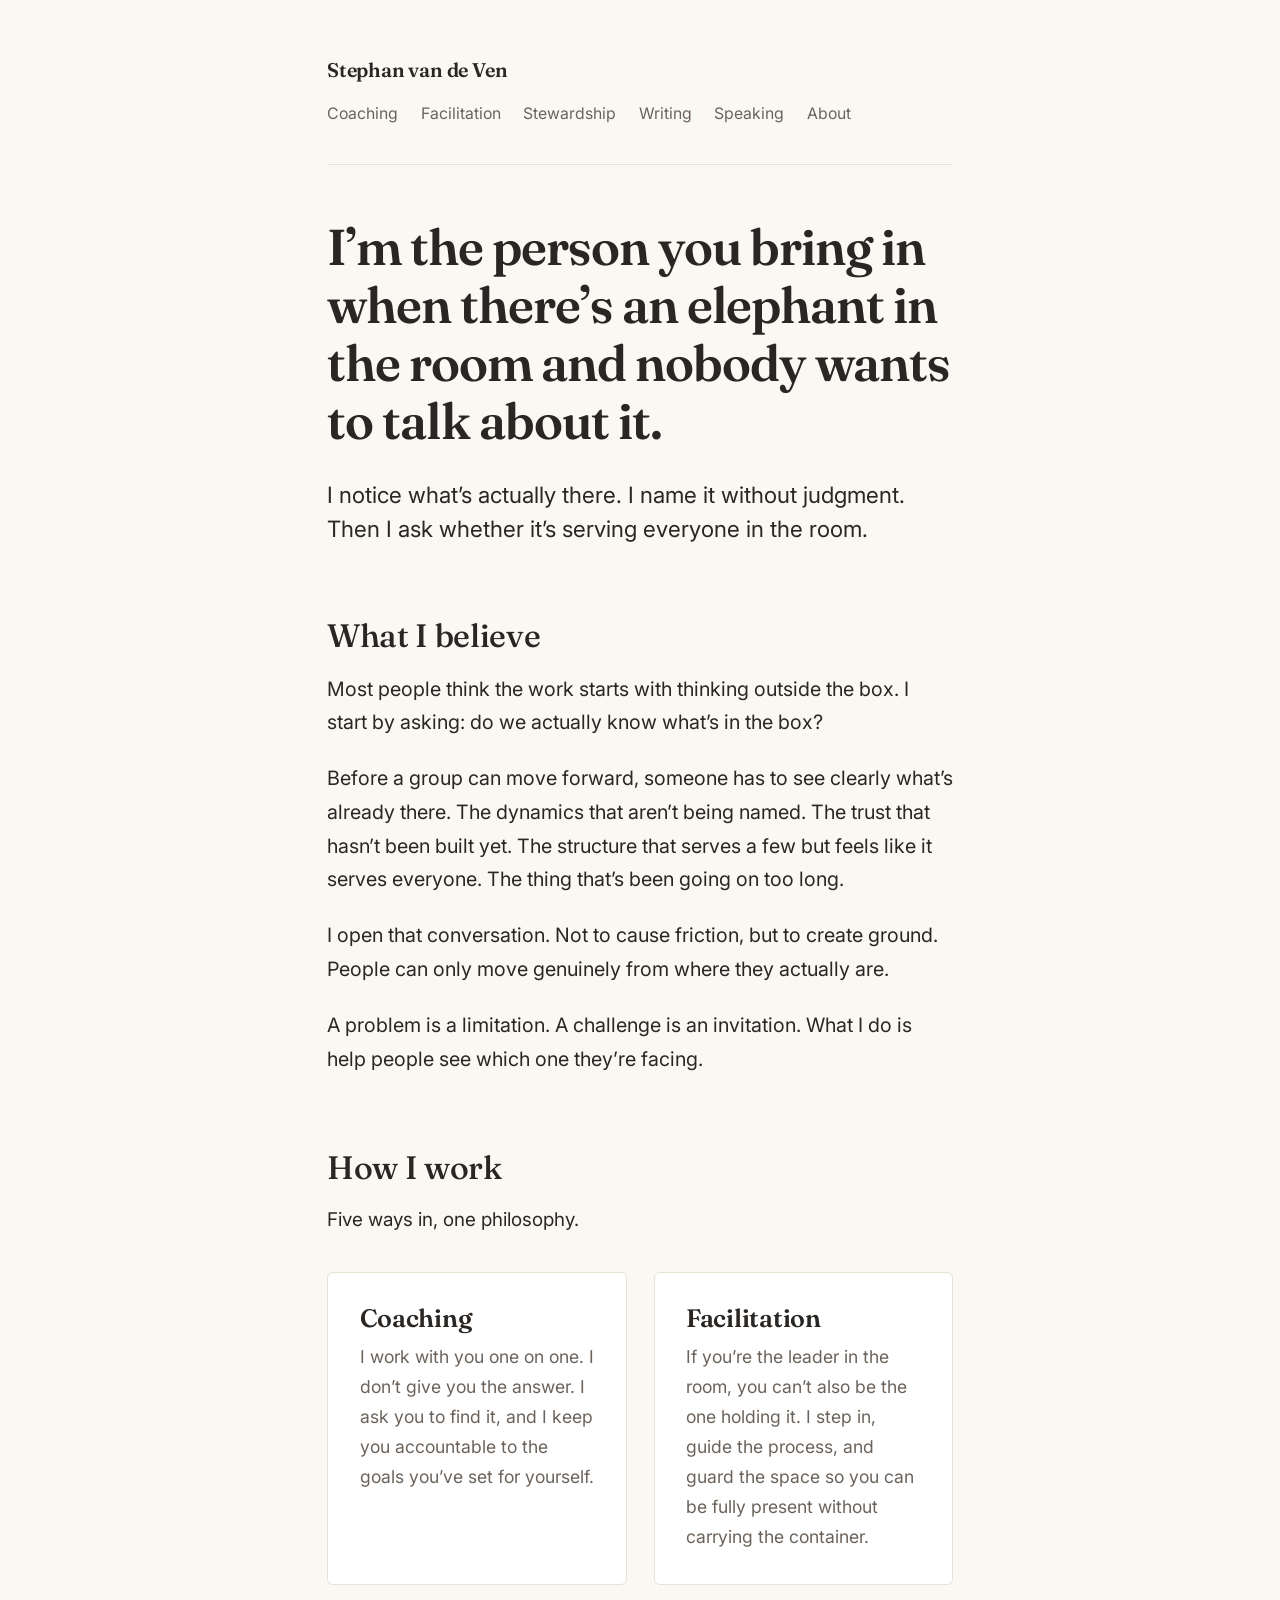
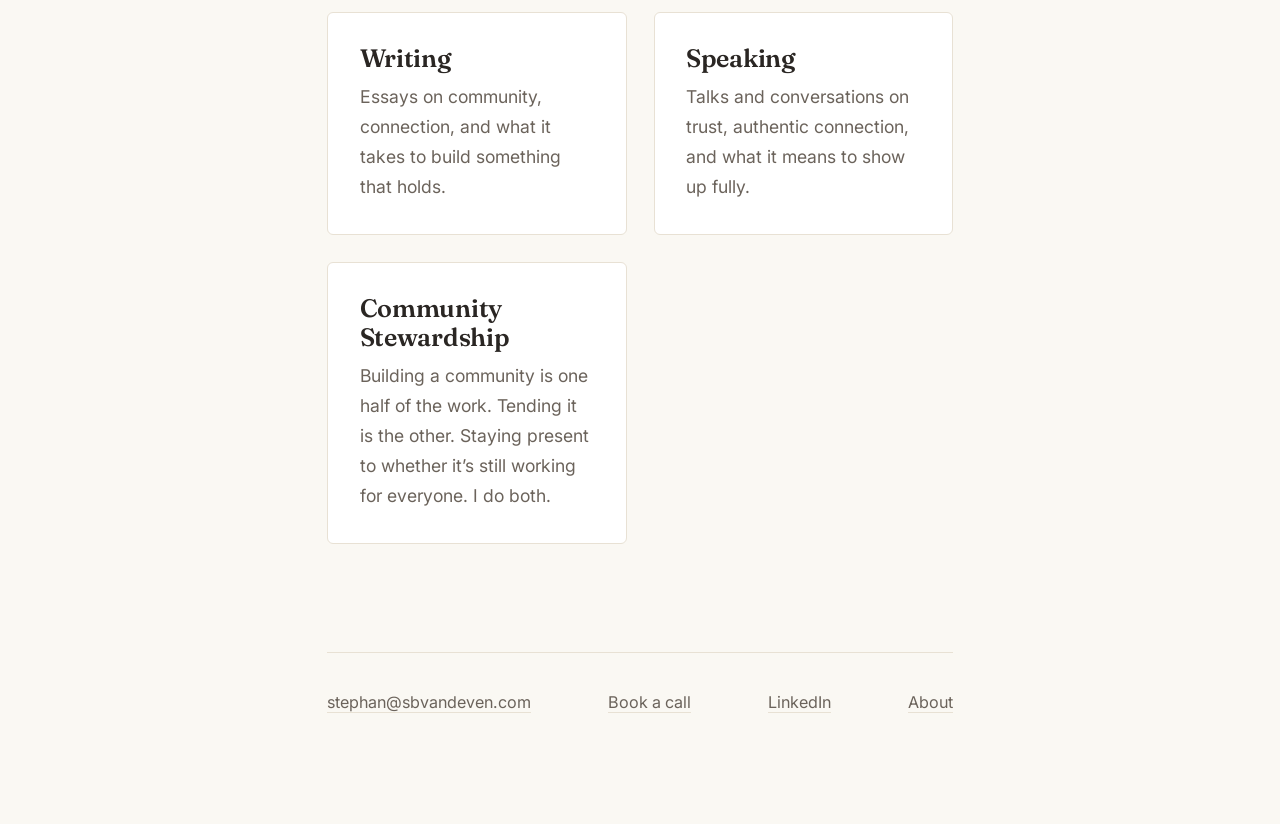
<file: index.html>
<!DOCTYPE html>
<html lang="en">
<head>
  <meta charset="UTF-8">
  <meta name="viewport" content="width=device-width, initial-scale=1.0">
  <title>Stephan van de Ven — Coach, Facilitator, Community Steward</title>
  <meta name="description" content="I'm the person you bring in when there's an elephant in the room and nobody wants to talk about it. Coaching, facilitation, community stewardship, writing, and speaking.">
  <meta property="og:title" content="Stephan van de Ven">
  <meta property="og:description" content="I notice what's actually there. I name it without judgment. Then I ask whether it's serving everyone in the room.">
  <meta property="og:url" content="https://sbvandeven.com">
  <meta property="og:type" content="website">
  <meta name="author" content="Stephan van de Ven">
  <meta property="og:image" content="https://sbvandeven.com/images/stephan-van-de-ven.jpg">
  <link rel="stylesheet" href="/css/style.css">
</head>
<body>
  <div class="container">

    <header class="site">
      <a class="home" href="/">Stephan van de Ven</a>
      <nav class="site-nav">
        <a href="/coaching/">Coaching</a>
        <a href="/facilitation/">Facilitation</a>
        <a href="/community-stewardship/">Stewardship</a>
        <a href="/writing/">Writing</a>
        <a href="/speaking/">Speaking</a>
        <a href="/about/">About</a>
      </nav>
    </header>

    <main>

      <section class="hero">
        <h1>I&rsquo;m the person you bring in when there&rsquo;s an elephant in the room and nobody wants to talk about it.</h1>
        <p class="lead">I notice what&rsquo;s actually there. I name it without judgment. Then I ask whether it&rsquo;s serving everyone in the room.</p>
        <!-- Excalidraw hero SVG goes here -->
        <!-- <img class="sketch" src="/assets/aci-hero.svg" alt="Hand-drawn sketch: the Authentic Connection Institute"> -->
      </section>

      <section class="belief">
        <h2>What I believe</h2>
        <p>Most people think the work starts with thinking outside the box. I start by asking: do we actually know what&rsquo;s in the box?</p>
        <p>Before a group can move forward, someone has to see clearly what&rsquo;s already there. The dynamics that aren&rsquo;t being named. The trust that hasn&rsquo;t been built yet. The structure that serves a few but feels like it serves everyone. The thing that&rsquo;s been going on too long.</p>
        <p>I open that conversation. Not to cause friction, but to create ground. People can only move genuinely from where they actually are.</p>
        <p>A problem is a limitation. A challenge is an invitation. What I do is help people see which one they&rsquo;re facing.</p>
        <!-- Three-layer diagram goes here -->
        <!-- <img class="sketch" src="/assets/three-layer-connection.svg" alt="Three-layer connection model: shared knowledge, shared network, shared empathy"> -->
      </section>

      <section class="roles">
        <h2>How I work</h2>
        <p>Five ways in, one philosophy.</p>

        <div class="roles-grid">
          <a class="role-card" href="/coaching/">
            <h3>Coaching</h3>
            <p>I work with you one on one. I don&rsquo;t give you the answer. I ask you to find it, and I keep you accountable to the goals you&rsquo;ve set for yourself.</p>
          </a>
          <a class="role-card" href="/facilitation/">
            <h3>Facilitation</h3>
            <p>If you&rsquo;re the leader in the room, you can&rsquo;t also be the one holding it. I step in, guide the process, and guard the space so you can be fully present without carrying the container.</p>
          </a>
          <a class="role-card" href="/writing/">
            <h3>Writing</h3>
            <p>Essays on community, connection, and what it takes to build something that holds.</p>
          </a>
          <a class="role-card" href="/speaking/">
            <h3>Speaking</h3>
            <p>Talks and conversations on trust, authentic connection, and what it means to show up fully.</p>
          </a>
          <a class="role-card" href="/community-stewardship/">
            <h3>Community Stewardship</h3>
            <p>Building a community is one half of the work. Tending it is the other. Staying present to whether it&rsquo;s still working for everyone. I do both.</p>
          </a>
        </div>
      </section>

    </main>

    <footer class="site">
      <div>
        <script>var u='stephan',d='sbvandeven.com';document.write('<a href="mailto:'+u+'@'+d+'">'+u+'@'+d+'</a>');</script>
        <noscript>stephan [at] sbvandeven [dot] com</noscript>
      </div>
      <div>
        <a href="https://cal.eu/sbvandeven/connecting-call" target="_blank" rel="noopener">Book a call</a>
      </div>
      <div>
        <a href="https://www.linkedin.com/in/sbvandeven" target="_blank" rel="noopener">LinkedIn</a>
      </div>
      <div>
        <a href="/about/">About</a>
      </div>
    </footer>

  </div>
<script data-goatcounter="https://sbvandeven.goatcounter.com/count" async src="//gc.zgo.at/count.js"></script>
</body>
</html>
</file>
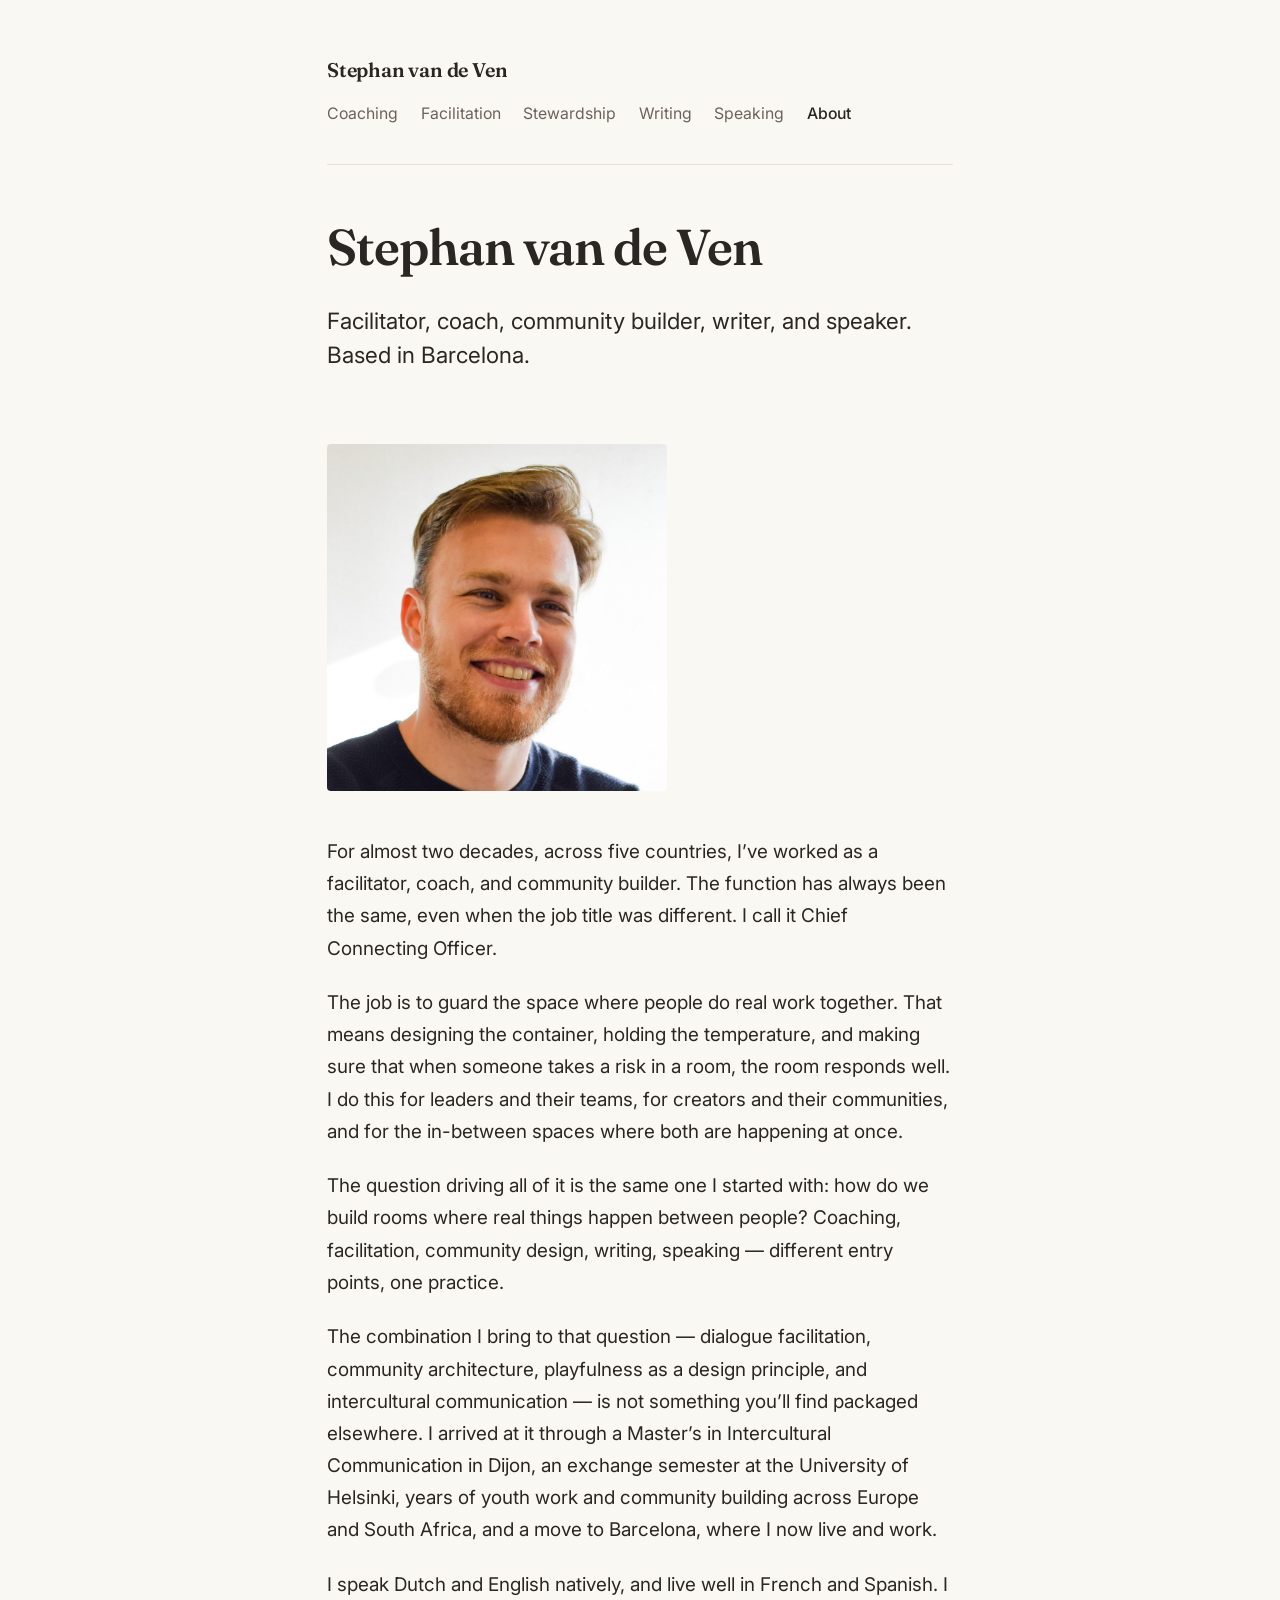
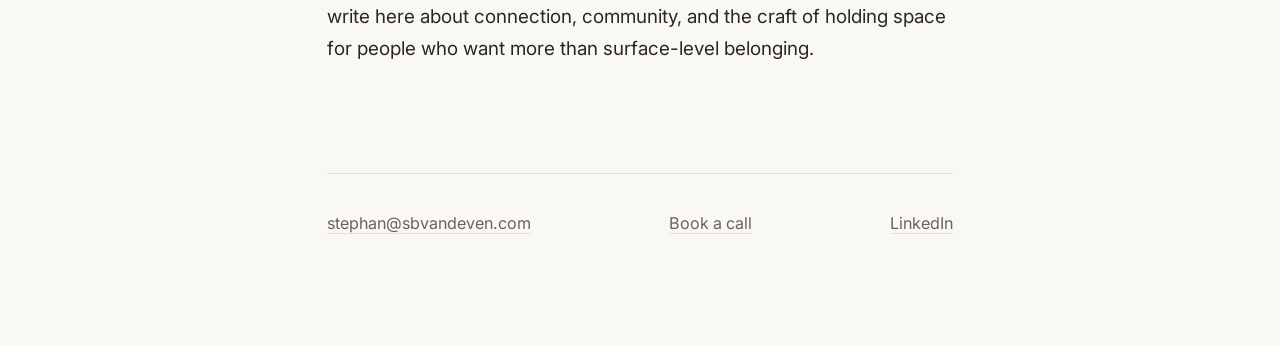
<file: about/index.html>
<!DOCTYPE html>
<html lang="en">
<head>
  <meta charset="UTF-8">
  <meta name="viewport" content="width=device-width, initial-scale=1.0">
  <title>About Stephan van de Ven</title>
  <meta name="description" content="Stephan van de Ven — facilitator, coach, community builder, writer, and speaker. Based in Barcelona. Almost two decades guarding the space where people do real work together.">
  <meta name="author" content="Stephan van de Ven">
  <meta property="og:image" content="https://sbvandeven.com/images/stephan-van-de-ven.jpg">
  <link rel="stylesheet" href="/css/style.css">
</head>
<body>
  <div class="container">

    <header class="site">
      <a class="home" href="/">Stephan van de Ven</a>
      <nav class="site-nav">
        <a href="/coaching/">Coaching</a>
        <a href="/facilitation/">Facilitation</a>
        <a href="/community-stewardship/">Stewardship</a>
        <a href="/writing/">Writing</a>
        <a href="/speaking/">Speaking</a>
        <a href="/about/" aria-current="page">About</a>
      </nav>
    </header>

    <main>

      <section class="hero">
        <h1>Stephan van de Ven</h1>
        <p class="lead">Facilitator, coach, community builder, writer, and speaker. Based in Barcelona.</p>
      </section>

      <section class="about-body">
        <figure class="portrait">
          <img src="/images/stephan-van-de-ven.jpg" alt="Stephan van de Ven">
        </figure>

        <p>For almost two decades, across five countries, I&rsquo;ve worked as a facilitator, coach, and community builder. The function has always been the same, even when the job title was different. I call it Chief Connecting Officer.</p>

        <p>The job is to guard the space where people do real work together. That means designing the container, holding the temperature, and making sure that when someone takes a risk in a room, the room responds well. I do this for leaders and their teams, for creators and their communities, and for the in-between spaces where both are happening at once.</p>

        <p>The question driving all of it is the same one I started with: how do we build rooms where real things happen between people? Coaching, facilitation, community design, writing, speaking &mdash; different entry points, one practice.</p>

        <p>The combination I bring to that question &mdash; dialogue facilitation, community architecture, playfulness as a design principle, and intercultural communication &mdash; is not something you&rsquo;ll find packaged elsewhere. I arrived at it through a Master&rsquo;s in Intercultural Communication in Dijon, an exchange semester at the University of Helsinki, years of youth work and community building across Europe and South Africa, and a move to Barcelona, where I now live and work.</p>

        <p>I speak Dutch and English natively, and live well in French and Spanish. I write here about connection, community, and the craft of holding space for people who want more than surface-level belonging.</p>
      </section>

    </main>

    <footer class="site">
      <div>
        <script>var u='stephan',d='sbvandeven.com';document.write('<a href="mailto:'+u+'@'+d+'">'+u+'@'+d+'</a>');</script>
        <noscript>stephan [at] sbvandeven [dot] com</noscript>
      </div>
      <div>
        <a href="https://cal.eu/sbvandeven/connecting-call" target="_blank" rel="noopener">Book a call</a>
      </div>
      <div>
        <a href="https://www.linkedin.com/in/sbvandeven" target="_blank" rel="noopener">LinkedIn</a>
      </div>
    </footer>

  </div>
<script data-goatcounter="https://sbvandeven.goatcounter.com/count" async src="//gc.zgo.at/count.js"></script>
</body>
</html>
</file>
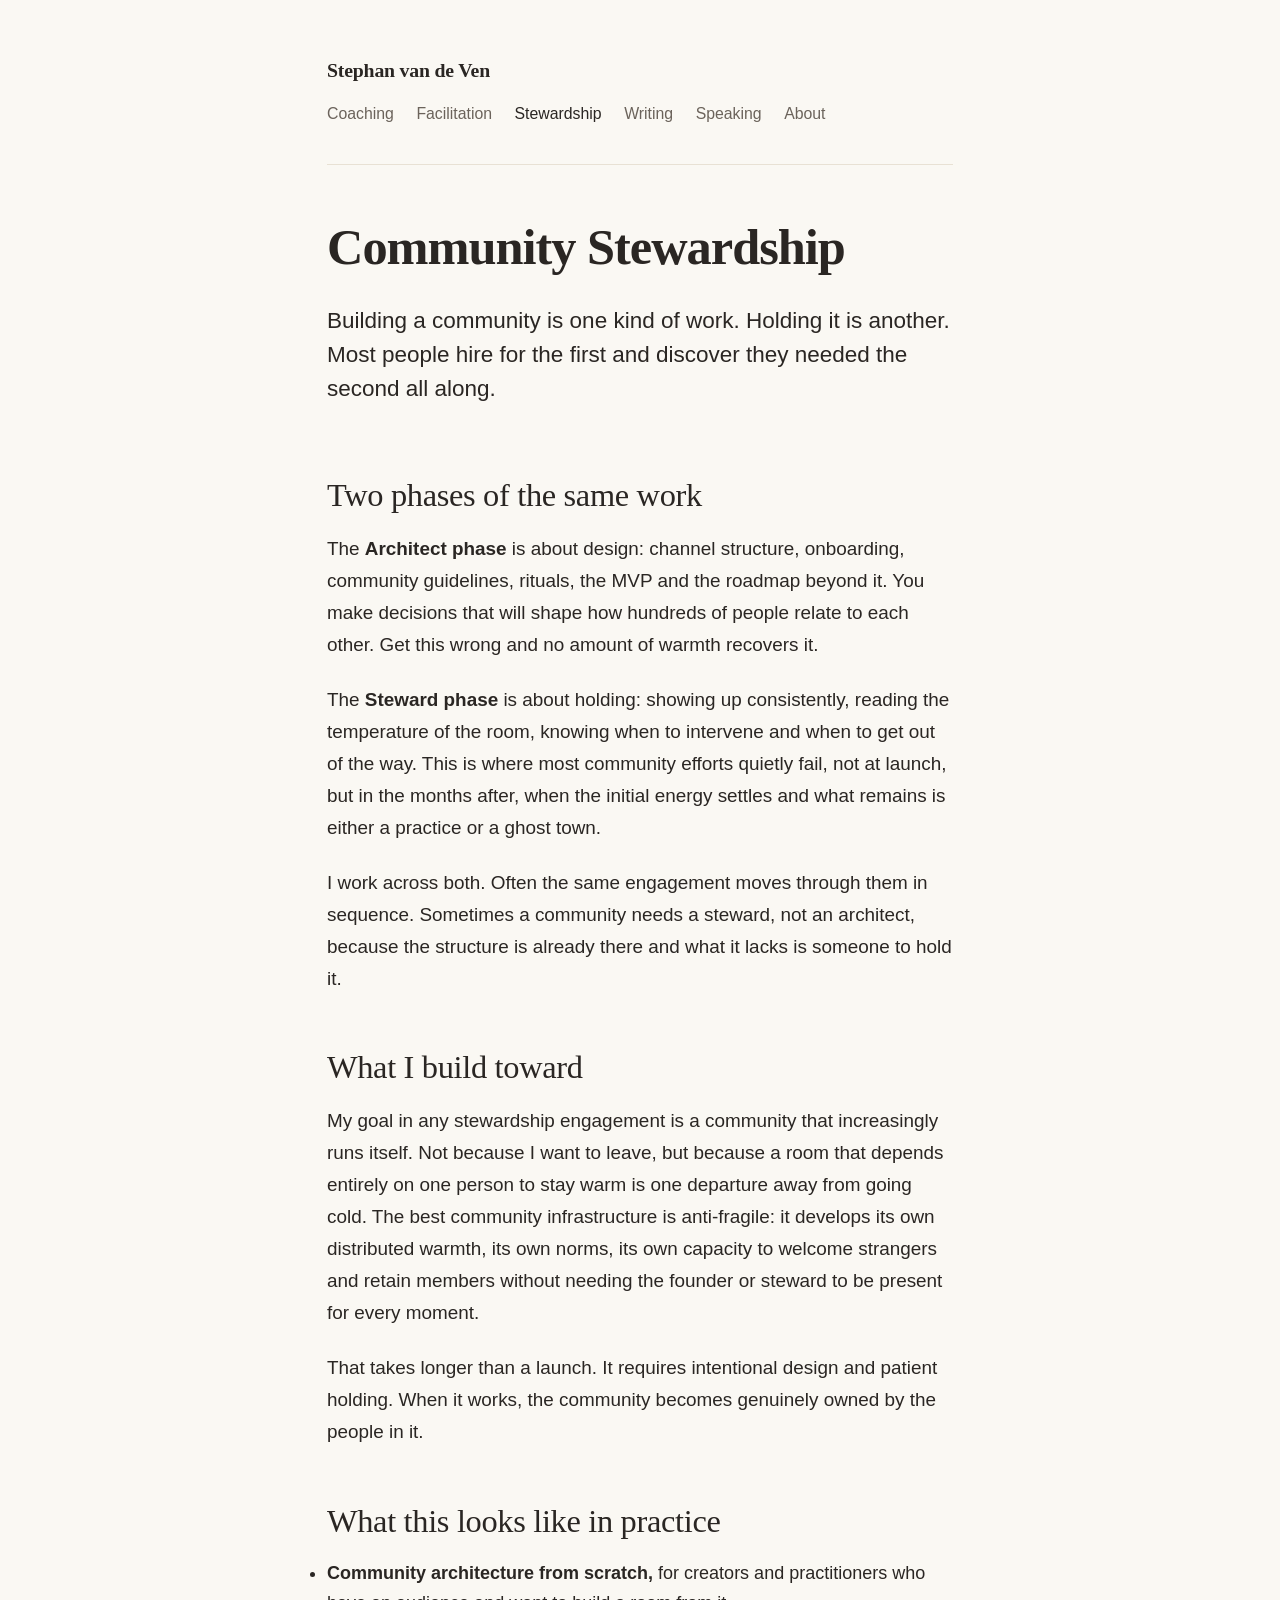
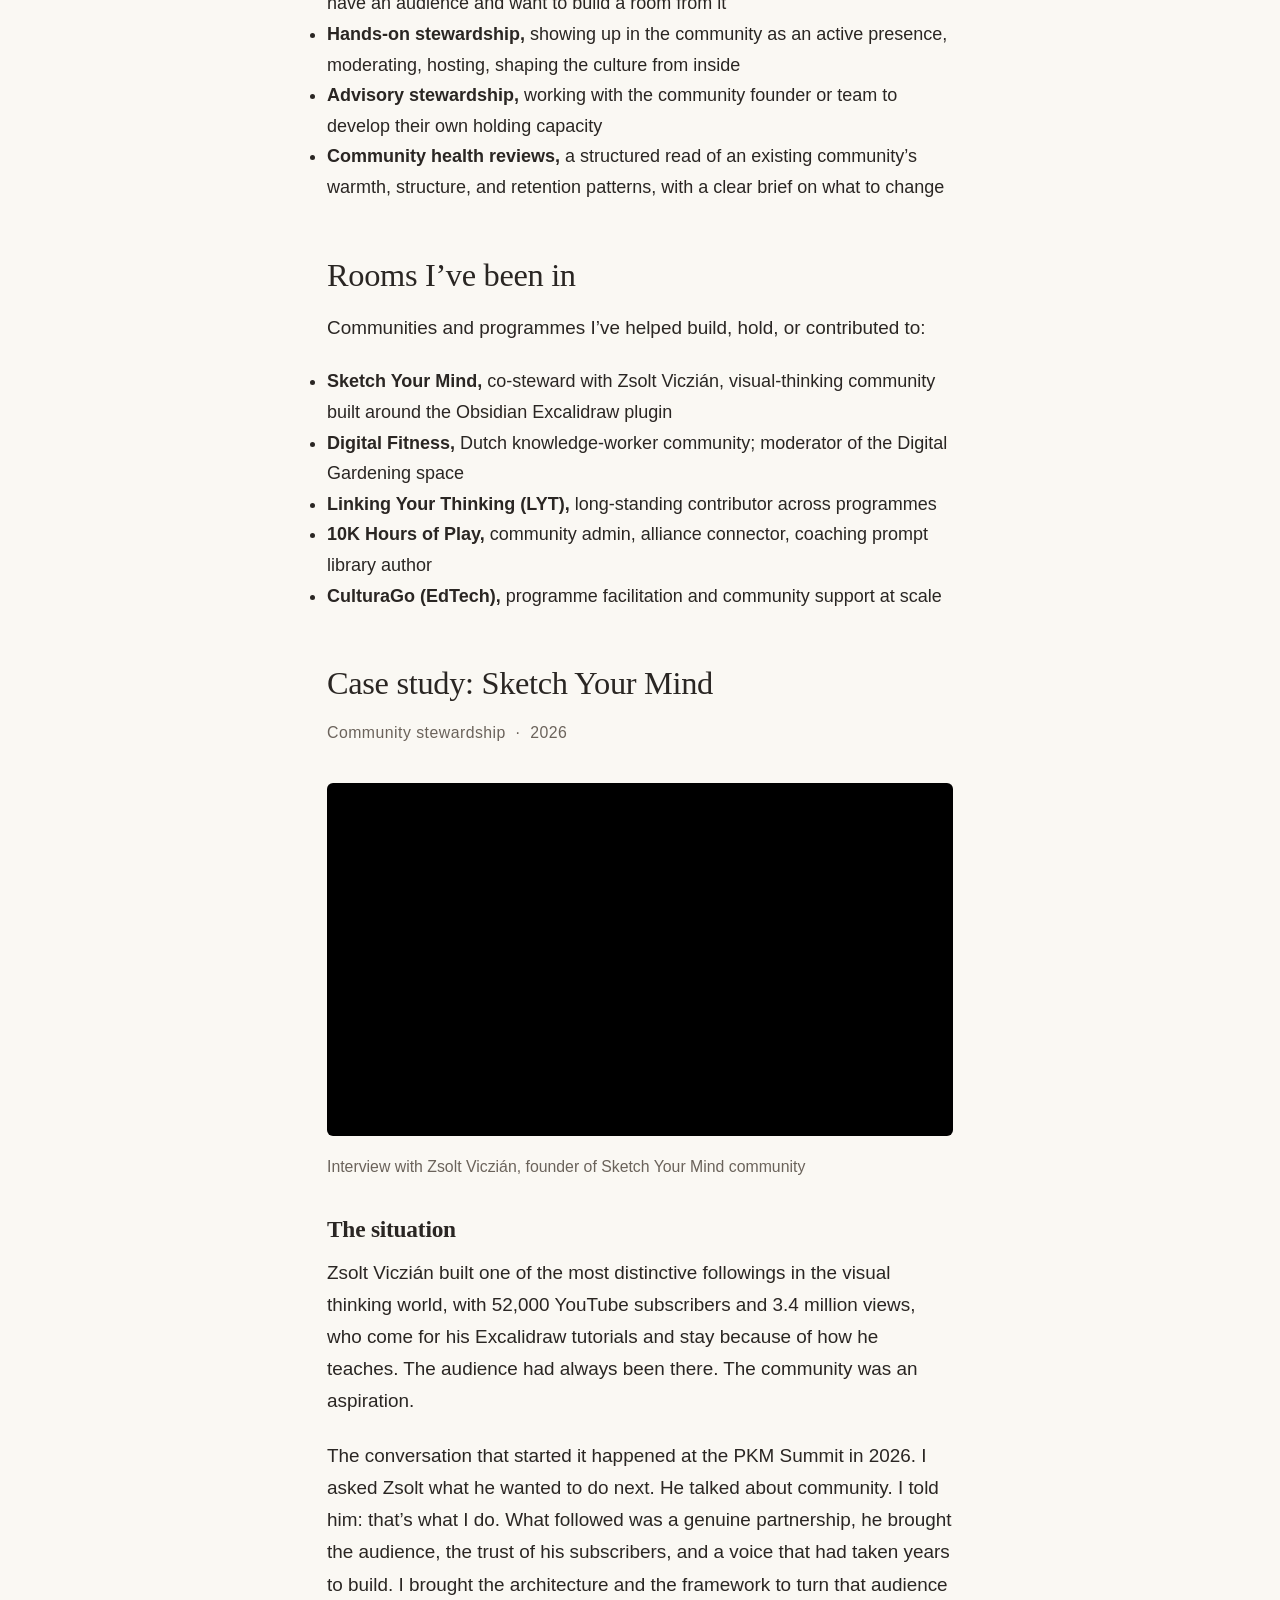
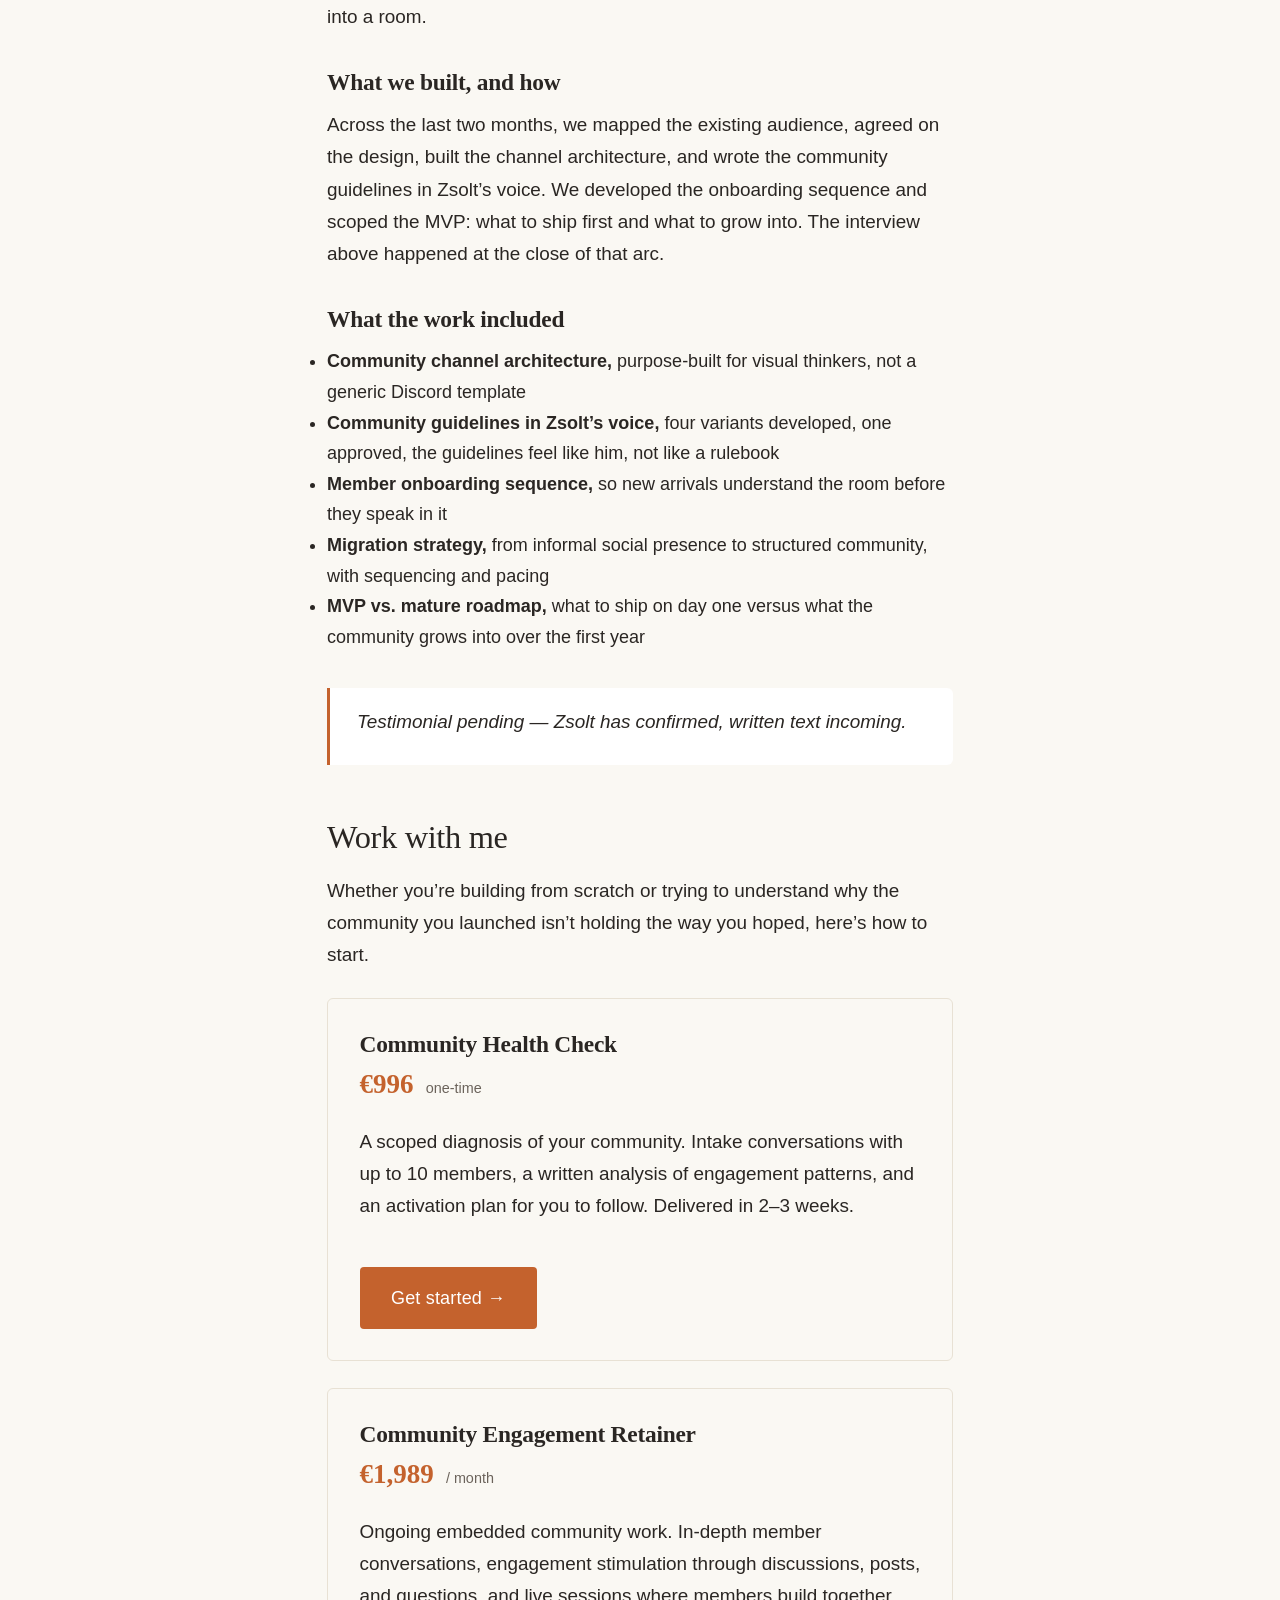
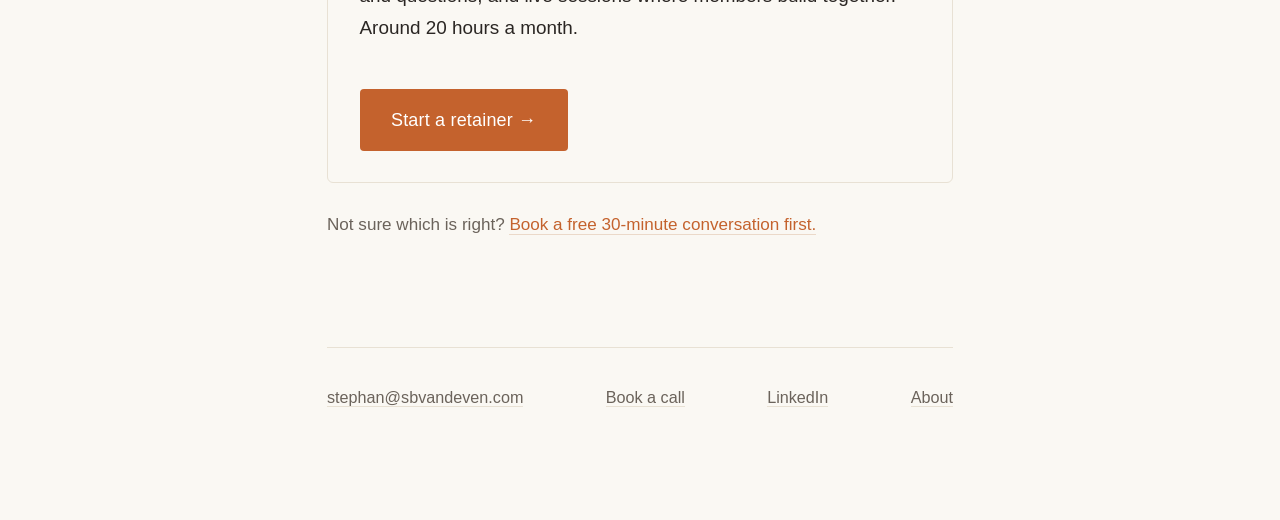
<file: case-studies/index.html>
<!DOCTYPE html>
<html lang="en">
<head>
  <meta charset="UTF-8">
  <meta http-equiv="refresh" content="0; url=/community-stewardship/">
  <link rel="canonical" href="https://sbvandeven.com/community-stewardship/">
  <title>Redirecting — Stephan van de Ven</title>
</head>
<body>
  <p>This page has moved. <a href="/community-stewardship/">Go to Community Stewardship &rarr;</a></p>
</body>
</html>
</file>
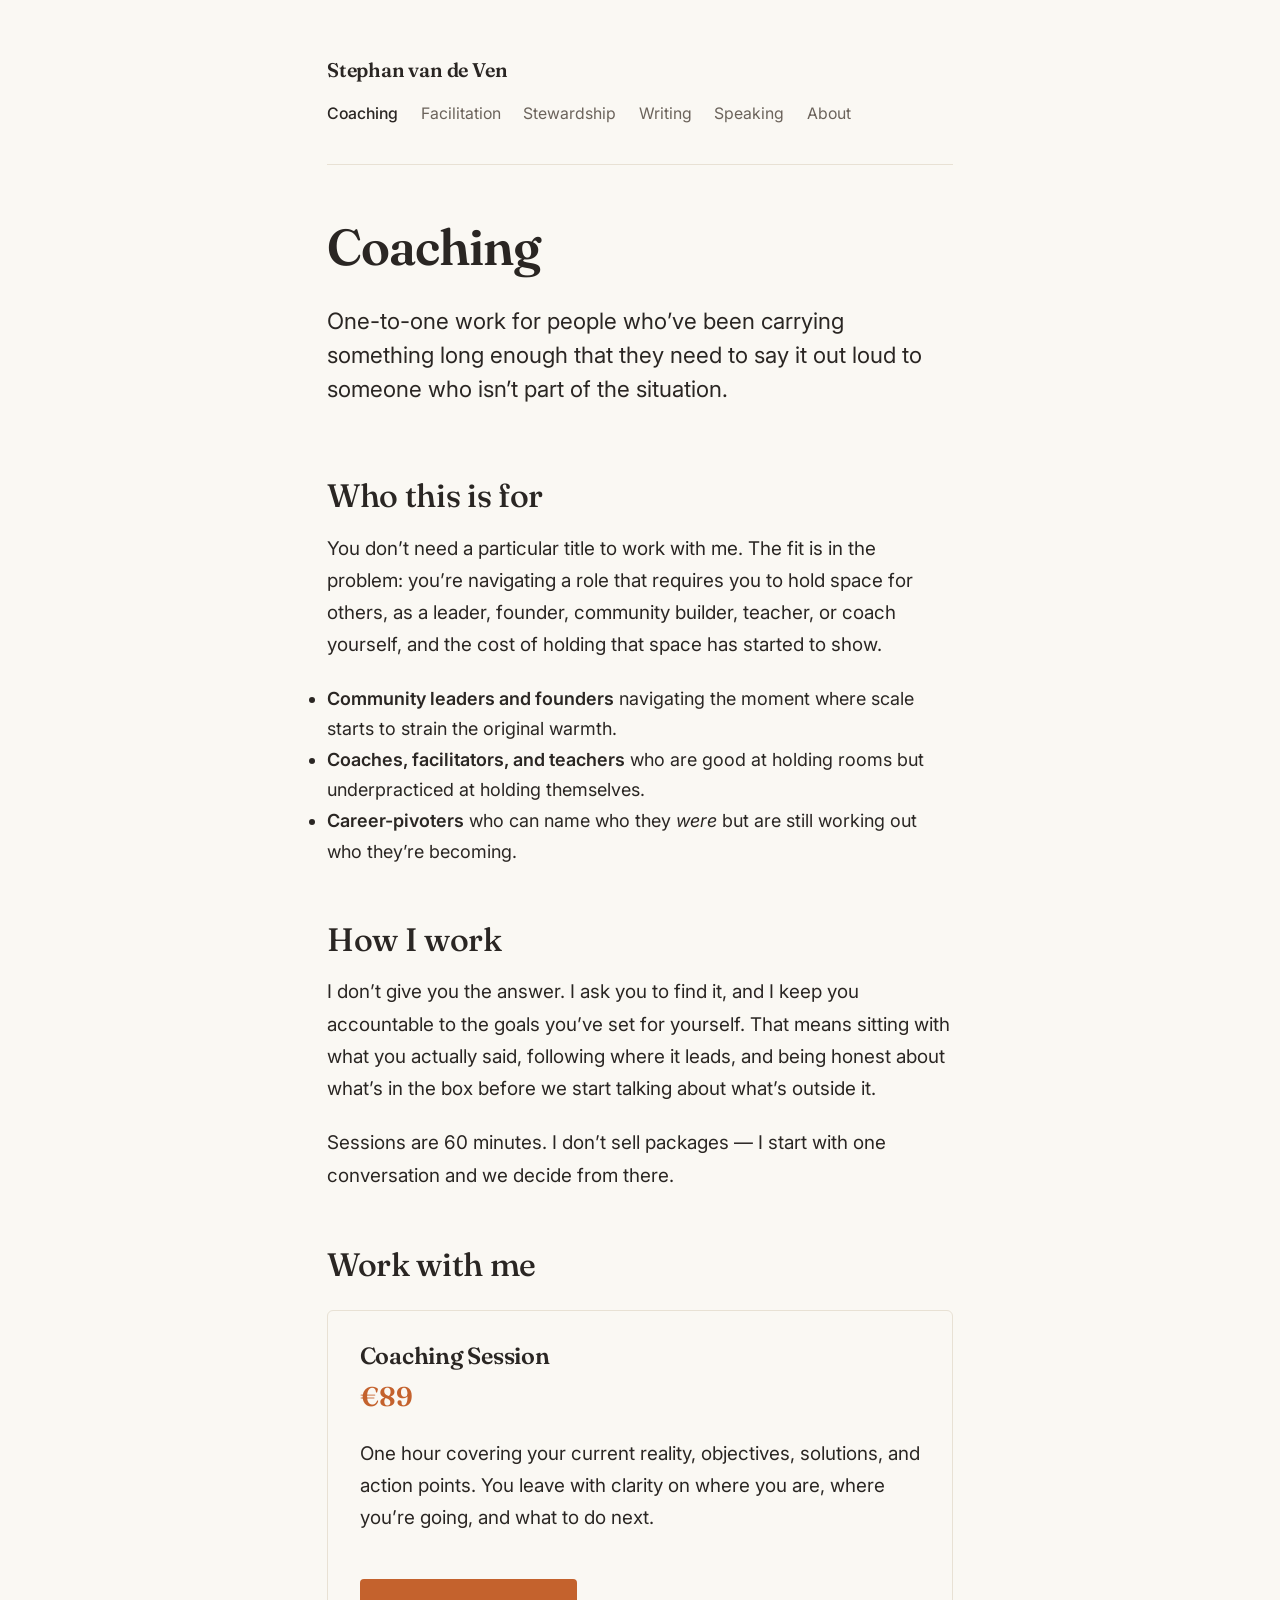
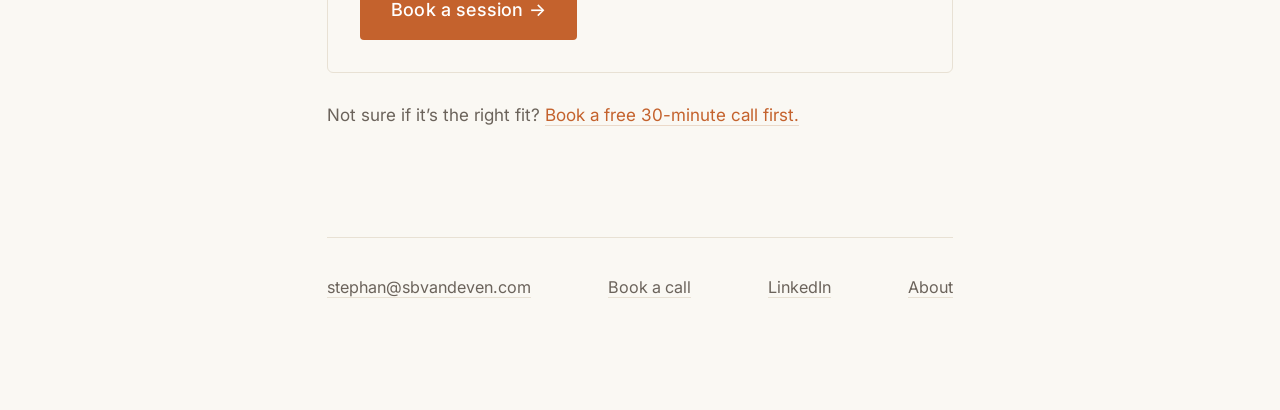
<file: coaching/index.html>
<!DOCTYPE html>
<html lang="en">
<head>
  <meta charset="UTF-8">
  <meta name="viewport" content="width=device-width, initial-scale=1.0">
  <title>Coaching — Stephan van de Ven</title>
  <meta name="description" content="1:1 coaching with Stephan van de Ven. For leaders, founders, and practitioners navigating connection, community, and identity under pressure.">
  <meta name="author" content="Stephan van de Ven">
  <meta property="og:image" content="https://sbvandeven.com/images/stephan-van-de-ven.jpg">
  <link rel="stylesheet" href="/css/style.css">
</head>
<body>
  <div class="container">

    <header class="site">
      <a class="home" href="/">Stephan van de Ven</a>
      <nav class="site-nav">
        <a href="/coaching/" aria-current="page">Coaching</a>
        <a href="/facilitation/">Facilitation</a>
        <a href="/community-stewardship/">Stewardship</a>
        <a href="/writing/">Writing</a>
        <a href="/speaking/">Speaking</a>
        <a href="/about/">About</a>
      </nav>
    </header>

    <main>

      <section class="hero">
        <h1>Coaching</h1>
        <p class="lead">One-to-one work for people who&rsquo;ve been carrying something long enough that they need to say it out loud to someone who isn&rsquo;t part of the situation.</p>
      </section>

      <section>
        <h2>Who this is for</h2>
        <p>You don&rsquo;t need a particular title to work with me. The fit is in the problem: you&rsquo;re navigating a role that requires you to hold space for others, as a leader, founder, community builder, teacher, or coach yourself, and the cost of holding that space has started to show.</p>
        <ul>
          <li><strong>Community leaders and founders</strong> navigating the moment where scale starts to strain the original warmth.</li>
          <li><strong>Coaches, facilitators, and teachers</strong> who are good at holding rooms but underpracticed at holding themselves.</li>
          <li><strong>Career-pivoters</strong> who can name who they <em>were</em> but are still working out who they&rsquo;re becoming.</li>
        </ul>
      </section>

      <section>
        <h2>How I work</h2>
        <p>I don&rsquo;t give you the answer. I ask you to find it, and I keep you accountable to the goals you&rsquo;ve set for yourself. That means sitting with what you actually said, following where it leads, and being honest about what&rsquo;s in the box before we start talking about what&rsquo;s outside it.</p>
        <p>Sessions are 60 minutes. I don&rsquo;t sell packages &mdash; I start with one conversation and we decide from there.</p>
      </section>

      <section>
        <h2>Work with me</h2>
        <div class="offer-grid">
          <div class="offer">
            <h3>Coaching Session</h3>
            <span class="price">€89</span>
            <p>One hour covering your current reality, objectives, solutions, and action points. You leave with clarity on where you are, where you&rsquo;re going, and what to do next.</p>
            <a class="cta" href="https://buy.stripe.com/6oUcN4fOw7jjd7b05Ag7e03">Book a session &rarr;</a>
          </div>
        </div>
        <p class="offer-secondary">Not sure if it&rsquo;s the right fit? <a href="https://cal.eu/sbvandeven/connecting-call">Book a free 30-minute call first.</a></p>
      </section>

    </main>

    <footer class="site">
      <div>
        <script>var u='stephan',d='sbvandeven.com';document.write('<a href="mailto:'+u+'@'+d+'">'+u+'@'+d+'</a>');</script>
        <noscript>stephan [at] sbvandeven [dot] com</noscript>
      </div>
      <div>
        <a href="https://cal.eu/sbvandeven/connecting-call" target="_blank" rel="noopener">Book a call</a>
      </div>
      <div>
        <a href="https://www.linkedin.com/in/sbvandeven" target="_blank" rel="noopener">LinkedIn</a>
      </div>
      <div>
        <a href="/about/">About</a>
      </div>
    </footer>

  </div>
<script data-goatcounter="https://sbvandeven.goatcounter.com/count" async src="//gc.zgo.at/count.js"></script>
</body>
</html>
</file>
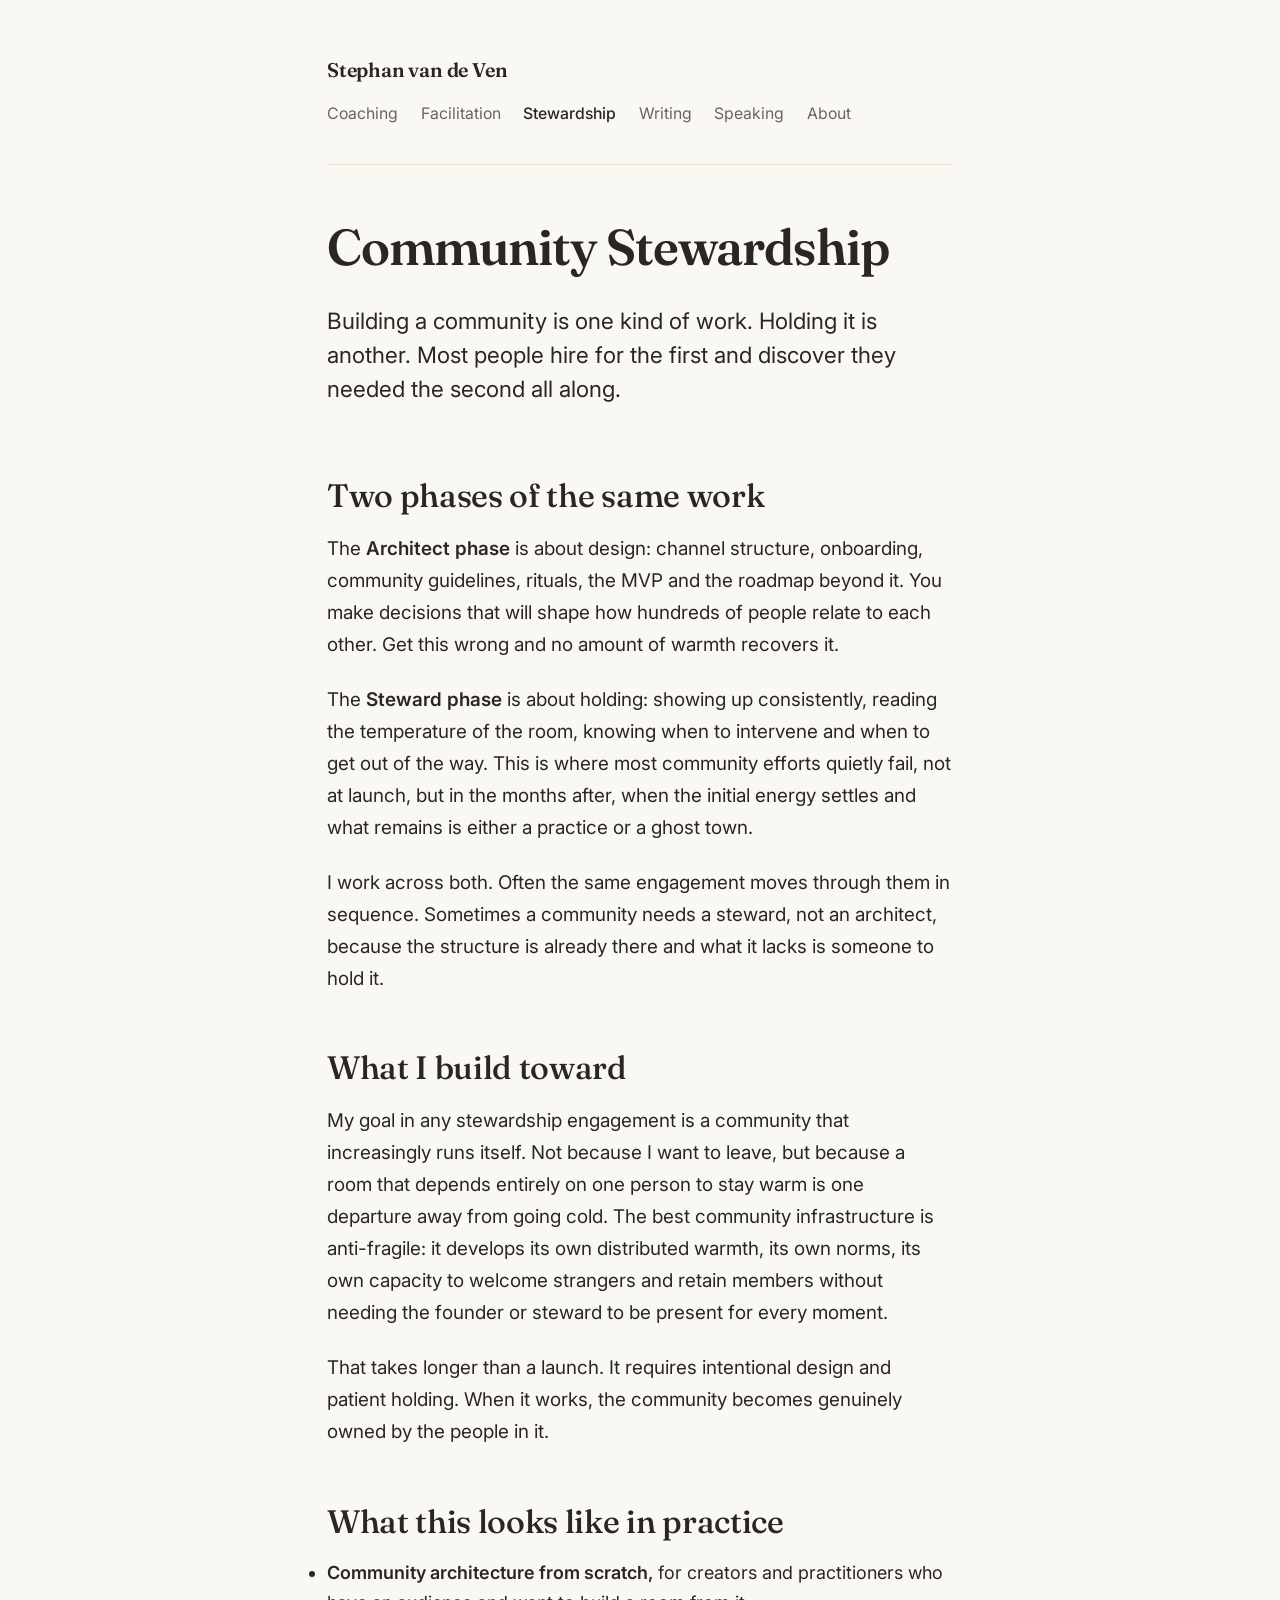
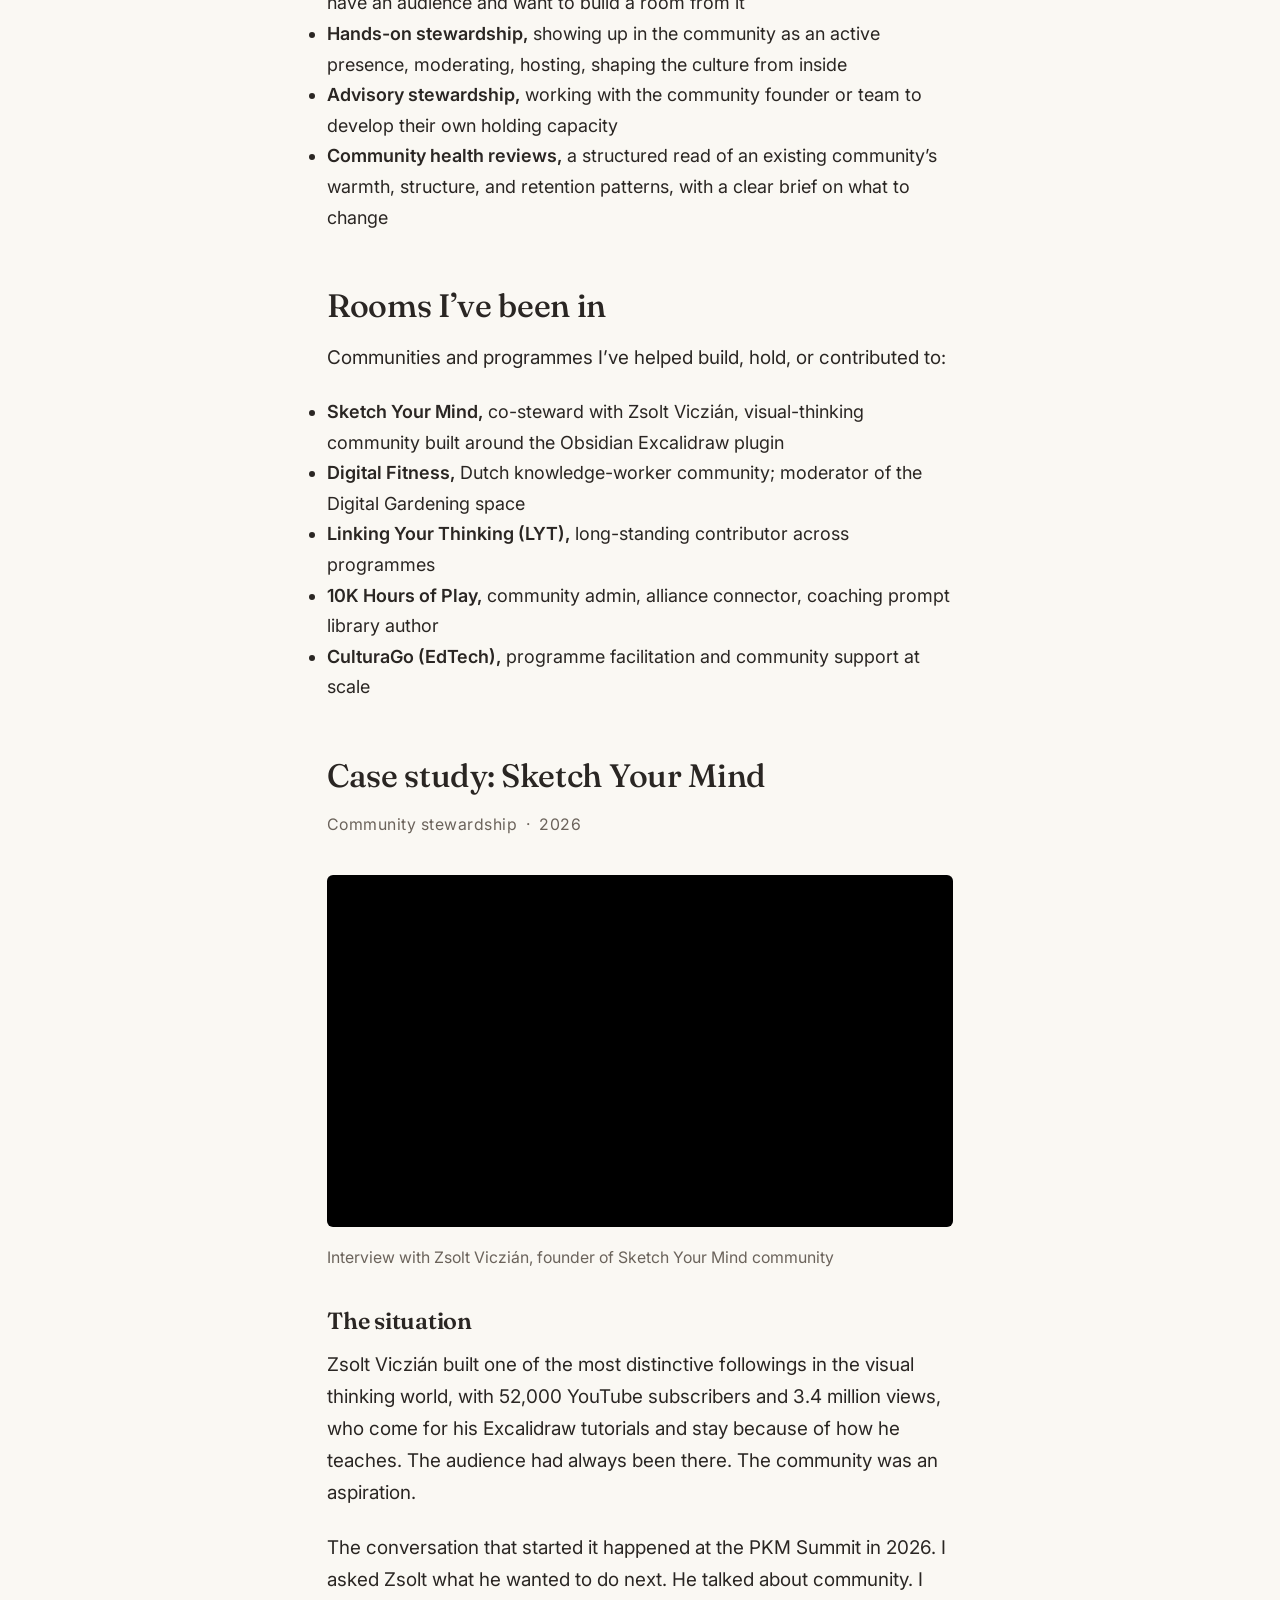
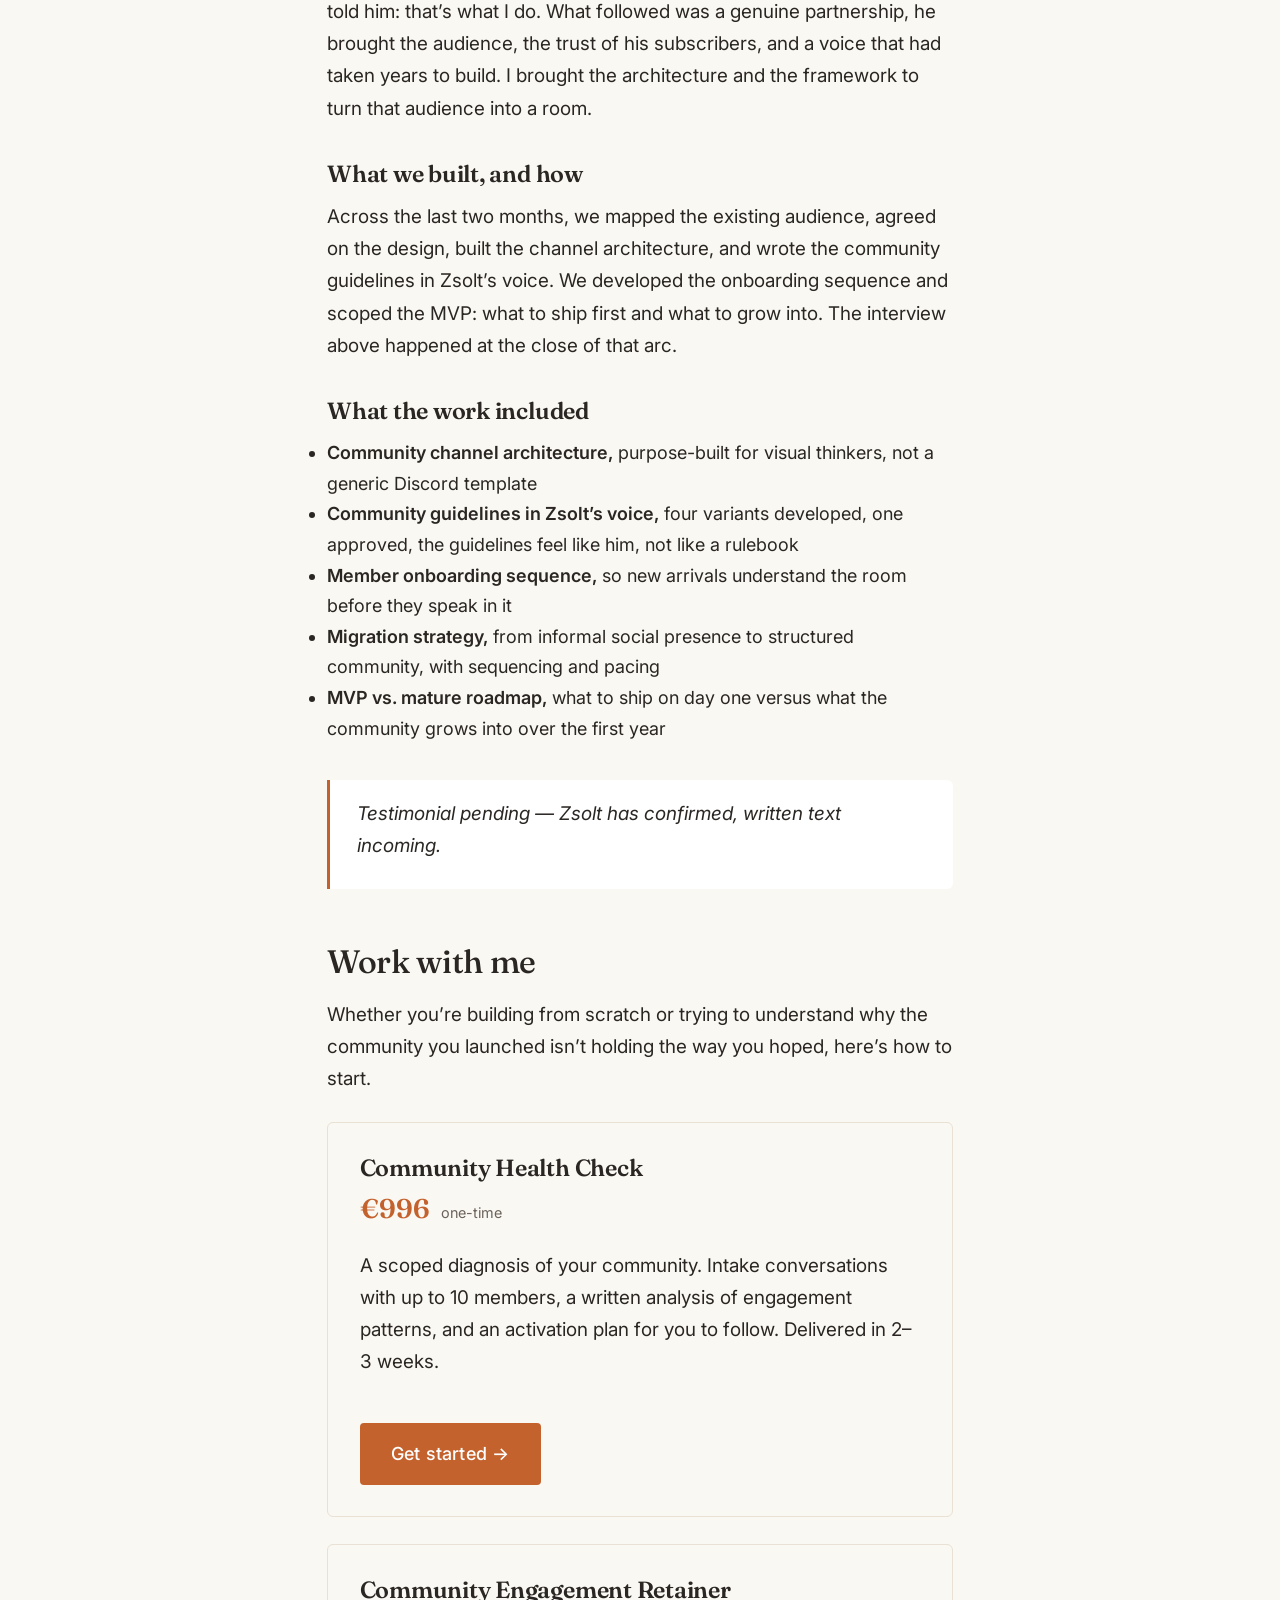
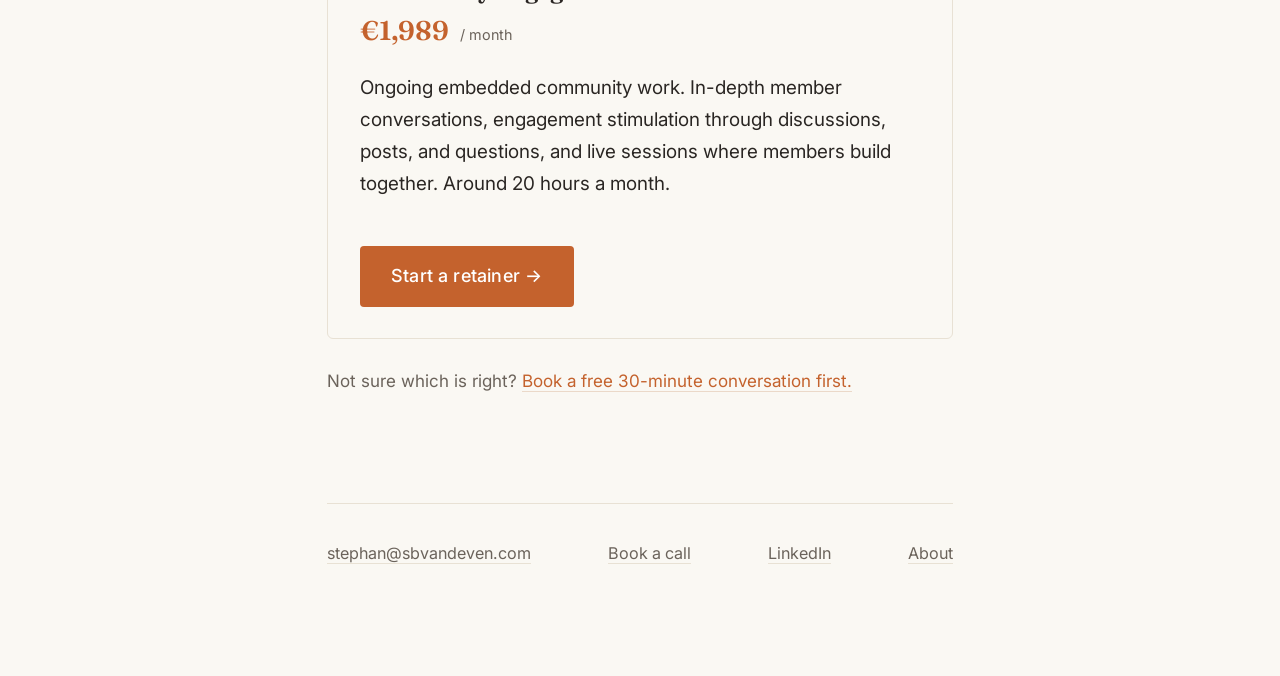
<file: community-stewardship/index.html>
<!DOCTYPE html>
<html lang="en">
<head>
  <meta charset="UTF-8">
  <meta name="viewport" content="width=device-width, initial-scale=1.0">
  <title>Community Stewardship — Stephan van de Ven</title>
  <meta name="description" content="Community stewardship with Stephan van de Ven. Building and holding communities that develop their own warmth, structure, and staying power.">
  <meta name="author" content="Stephan van de Ven">
  <meta property="og:image" content="https://sbvandeven.com/images/stephan-van-de-ven.jpg">
  <link rel="stylesheet" href="/css/style.css">
</head>
<body>
  <div class="container">

    <header class="site">
      <a class="home" href="/">Stephan van de Ven</a>
      <nav class="site-nav">
        <a href="/coaching/">Coaching</a>
        <a href="/facilitation/">Facilitation</a>
        <a href="/community-stewardship/" aria-current="page">Stewardship</a>
        <a href="/writing/">Writing</a>
        <a href="/speaking/">Speaking</a>
        <a href="/about/">About</a>
      </nav>
    </header>

    <main>

      <section class="hero">
        <h1>Community Stewardship</h1>
        <p class="lead">Building a community is one kind of work. Holding it is another. Most people hire for the first and discover they needed the second all along.</p>
      </section>

      <section>
        <h2>Two phases of the same work</h2>
        <p>The <strong>Architect phase</strong> is about design: channel structure, onboarding, community guidelines, rituals, the MVP and the roadmap beyond it. You make decisions that will shape how hundreds of people relate to each other. Get this wrong and no amount of warmth recovers it.</p>
        <p>The <strong>Steward phase</strong> is about holding: showing up consistently, reading the temperature of the room, knowing when to intervene and when to get out of the way. This is where most community efforts quietly fail, not at launch, but in the months after, when the initial energy settles and what remains is either a practice or a ghost town.</p>
        <p>I work across both. Often the same engagement moves through them in sequence. Sometimes a community needs a steward, not an architect, because the structure is already there and what it lacks is someone to hold it.</p>
      </section>

      <section>
        <h2>What I build toward</h2>
        <p>My goal in any stewardship engagement is a community that increasingly runs itself. Not because I want to leave, but because a room that depends entirely on one person to stay warm is one departure away from going cold. The best community infrastructure is anti-fragile: it develops its own distributed warmth, its own norms, its own capacity to welcome strangers and retain members without needing the founder or steward to be present for every moment.</p>
        <p>That takes longer than a launch. It requires intentional design and patient holding. When it works, the community becomes genuinely owned by the people in it.</p>
      </section>

      <section>
        <h2>What this looks like in practice</h2>
        <ul>
          <li><strong>Community architecture from scratch,</strong> for creators and practitioners who have an audience and want to build a room from it</li>
          <li><strong>Hands-on stewardship,</strong> showing up in the community as an active presence, moderating, hosting, shaping the culture from inside</li>
          <li><strong>Advisory stewardship,</strong> working with the community founder or team to develop their own holding capacity</li>
          <li><strong>Community health reviews,</strong> a structured read of an existing community&rsquo;s warmth, structure, and retention patterns, with a clear brief on what to change</li>
        </ul>
      </section>

      <section>
        <h2>Rooms I&rsquo;ve been in</h2>
        <p>Communities and programmes I&rsquo;ve helped build, hold, or contributed to:</p>
        <ul>
          <li><strong>Sketch Your Mind,</strong> co-steward with Zsolt Viczián, visual-thinking community built around the Obsidian Excalidraw plugin</li>
          <li><strong>Digital Fitness,</strong> Dutch knowledge-worker community; moderator of the Digital Gardening space</li>
          <li><strong>Linking Your Thinking (LYT),</strong> long-standing contributor across programmes</li>
          <li><strong>10K Hours of Play,</strong> community admin, alliance connector, coaching prompt library author</li>
          <li><strong>CulturaGo (EdTech),</strong> programme facilitation and community support at scale</li>
        </ul>
      </section>

      <section>
        <h2>Case study: Sketch Your Mind</h2>
        <p class="case-study-tag">Community stewardship &nbsp;·&nbsp; 2026</p>

        <div class="video-embed">
          <iframe
            src="https://www.youtube.com/embed/TnwRlaIdhSU"
            title="Interview with Zsolt Viczián — Sketch Your Mind community"
            allow="accelerometer; autoplay; clipboard-write; encrypted-media; gyroscope; picture-in-picture"
            allowfullscreen>
          </iframe>
        </div>
        <p class="video-caption">Interview with Zsolt Viczián, founder of Sketch Your Mind community</p>

        <h3>The situation</h3>
        <p>Zsolt Viczián built one of the most distinctive followings in the visual thinking world, with 52,000 YouTube subscribers and 3.4 million views, who come for his Excalidraw tutorials and stay because of how he teaches. The audience had always been there. The community was an aspiration.</p>
        <p>The conversation that started it happened at the PKM Summit in 2026. I asked Zsolt what he wanted to do next. He talked about community. I told him: that&rsquo;s what I do. What followed was a genuine partnership, he brought the audience, the trust of his subscribers, and a voice that had taken years to build. I brought the architecture and the framework to turn that audience into a room.</p>

        <h3>What we built, and how</h3>
        <p>Across the last two months, we mapped the existing audience, agreed on the design, built the channel architecture, and wrote the community guidelines in Zsolt&rsquo;s voice. We developed the onboarding sequence and scoped the MVP: what to ship first and what to grow into. The interview above happened at the close of that arc.</p>

        <h3>What the work included</h3>
        <ul>
          <li><strong>Community channel architecture,</strong> purpose-built for visual thinkers, not a generic Discord template</li>
          <li><strong>Community guidelines in Zsolt&rsquo;s voice,</strong> four variants developed, one approved, the guidelines feel like him, not like a rulebook</li>
          <li><strong>Member onboarding sequence,</strong> so new arrivals understand the room before they speak in it</li>
          <li><strong>Migration strategy,</strong> from informal social presence to structured community, with sequencing and pacing</li>
          <li><strong>MVP vs. mature roadmap,</strong> what to ship on day one versus what the community grows into over the first year</li>
        </ul>

        <div class="testimonial" style="margin-top: 2rem;">
          <p><em>Testimonial pending — Zsolt has confirmed, written text incoming.</em></p>
        </div>
      </section>

      <section>
        <h2>Work with me</h2>
        <p>Whether you&rsquo;re building from scratch or trying to understand why the community you launched isn&rsquo;t holding the way you hoped, here&rsquo;s how to start.</p>
        <div class="offer-grid">
          <div class="offer">
            <h3>Community Health Check</h3>
            <span class="price">€996 <span class="price-note">one-time</span></span>
            <p>A scoped diagnosis of your community. Intake conversations with up to 10 members, a written analysis of engagement patterns, and an activation plan for you to follow. Delivered in 2&ndash;3 weeks.</p>
            <a class="cta" href="https://buy.stripe.com/5kQbJ07i05bb3wBcSmg7e05">Get started &rarr;</a>
          </div>
          <div class="offer">
            <h3>Community Engagement Retainer</h3>
            <span class="price">€1,989 <span class="price-note">/ month</span></span>
            <p>Ongoing embedded community work. In-depth member conversations, engagement stimulation through discussions, posts, and questions, and live sessions where members build together. Around 20 hours a month.</p>
            <a class="cta" href="https://buy.stripe.com/3cIdR88m49rr7MRcSmg7e04">Start a retainer &rarr;</a>
          </div>
        </div>
        <p class="offer-secondary">Not sure which is right? <a href="https://cal.eu/sbvandeven/facilitation-discovery">Book a free 30-minute conversation first.</a></p>
      </section>

    </main>

    <footer class="site">
      <div>
        <script>var u='stephan',d='sbvandeven.com';document.write('<a href="mailto:'+u+'@'+d+'">'+u+'@'+d+'</a>');</script>
        <noscript>stephan [at] sbvandeven [dot] com</noscript>
      </div>
      <div>
        <a href="https://cal.eu/sbvandeven/connecting-call" target="_blank" rel="noopener">Book a call</a>
      </div>
      <div>
        <a href="https://www.linkedin.com/in/sbvandeven" target="_blank" rel="noopener">LinkedIn</a>
      </div>
      <div>
        <a href="/about/">About</a>
      </div>
    </footer>

  </div>
<script data-goatcounter="https://sbvandeven.goatcounter.com/count" async src="//gc.zgo.at/count.js"></script>
</body>
</html>
</file>
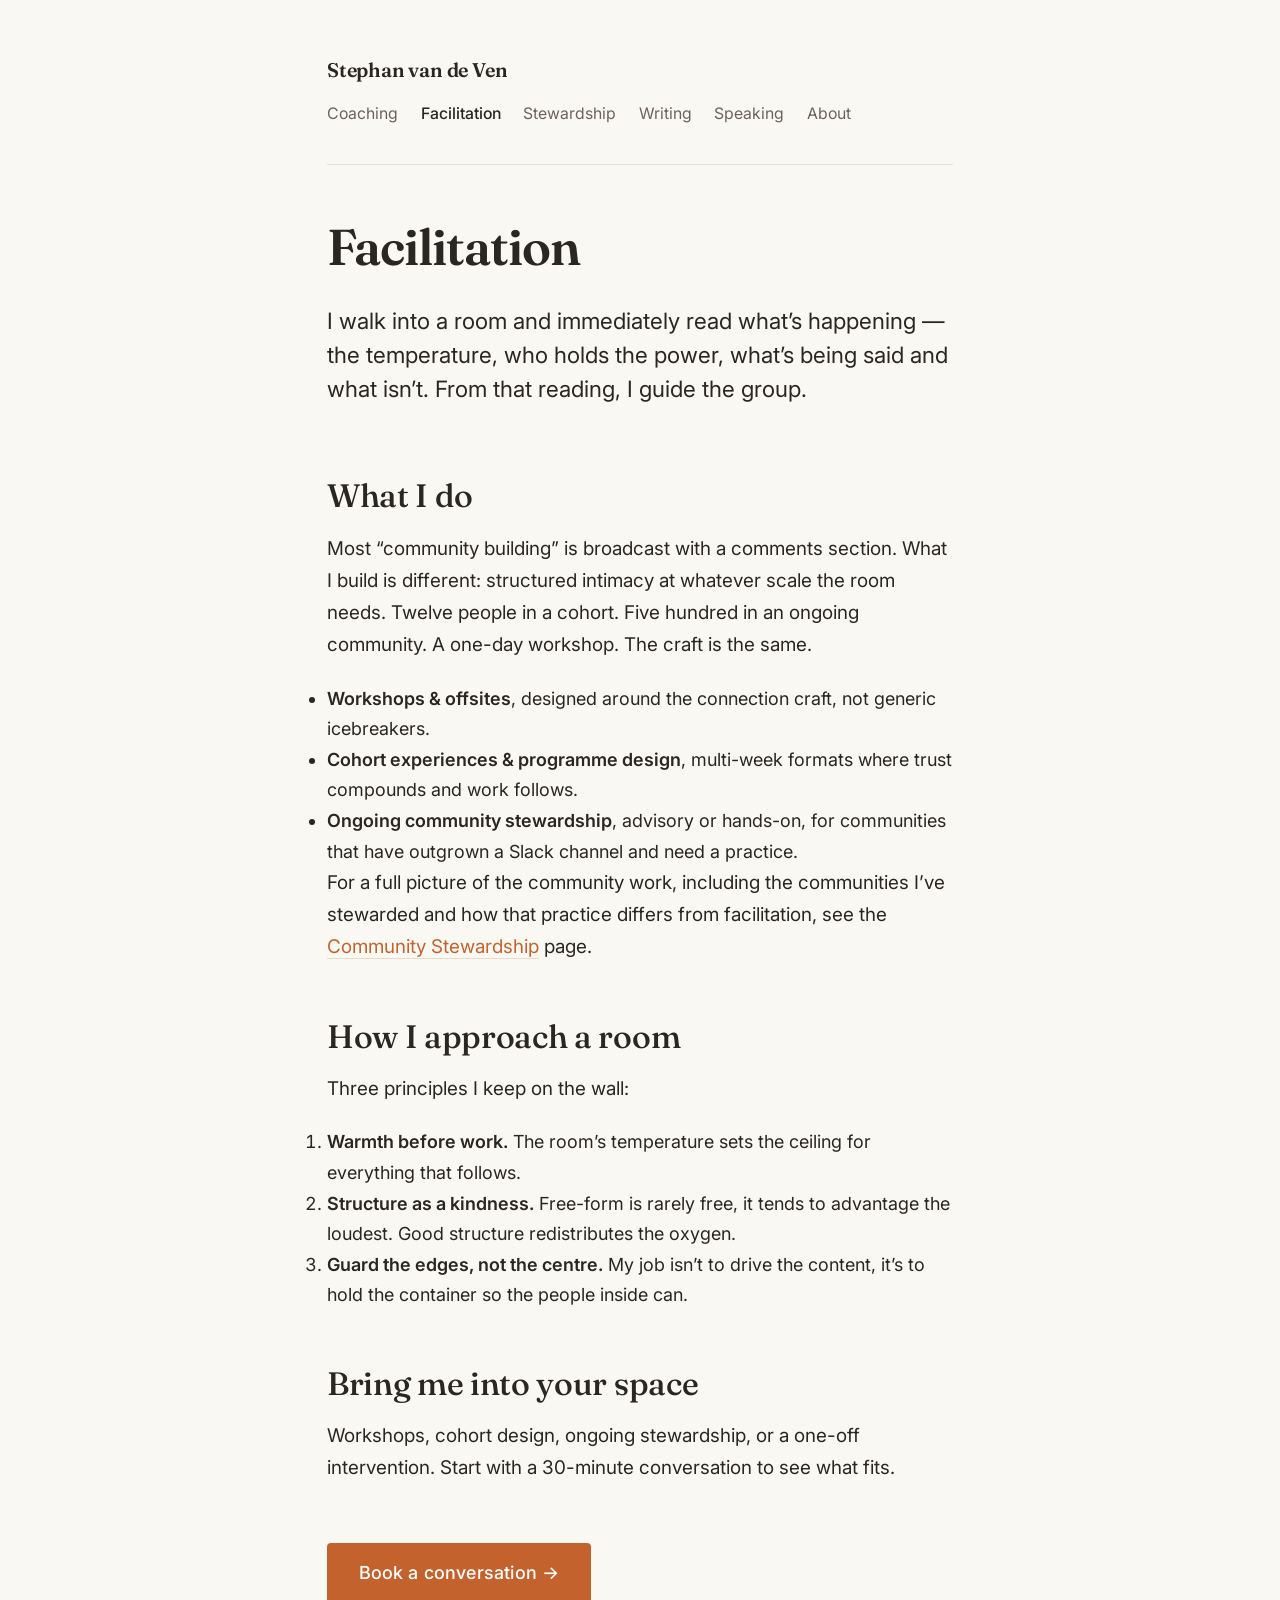
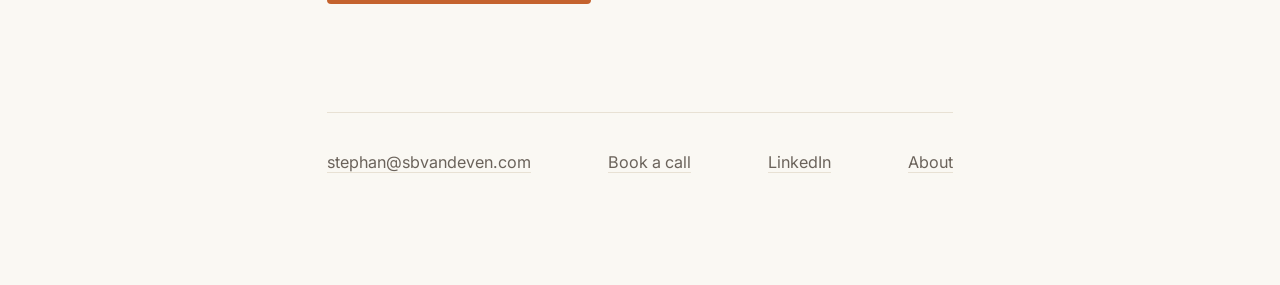
<file: facilitation/index.html>
<!DOCTYPE html>
<html lang="en">
<head>
  <meta charset="UTF-8">
  <meta name="viewport" content="width=device-width, initial-scale=1.0">
  <title>Facilitation — Stephan van de Ven</title>
  <meta name="description" content="Facilitation and community stewardship with Stephan van de Ven. Workshops, cohort experiences, and ongoing communities designed so trust is the prerequisite, not an afterthought.">
  <meta name="author" content="Stephan van de Ven">
  <meta property="og:image" content="https://sbvandeven.com/images/stephan-van-de-ven.jpg">
  <link rel="stylesheet" href="/css/style.css">
</head>
<body>
  <div class="container">

    <header class="site">
      <a class="home" href="/">Stephan van de Ven</a>
      <nav class="site-nav">
        <a href="/coaching/">Coaching</a>
        <a href="/facilitation/" aria-current="page">Facilitation</a>
        <a href="/community-stewardship/">Stewardship</a>
        <a href="/writing/">Writing</a>
        <a href="/speaking/">Speaking</a>
        <a href="/about/">About</a>
      </nav>
    </header>

    <main>

      <section class="hero">
        <h1>Facilitation</h1>
        <p class="lead">I walk into a room and immediately read what&rsquo;s happening &mdash; the temperature, who holds the power, what&rsquo;s being said and what isn&rsquo;t. From that reading, I guide the group.</p>
      </section>

      <section>
        <h2>What I do</h2>
        <p>Most &ldquo;community building&rdquo; is broadcast with a comments section. What I build is different: structured intimacy at whatever scale the room needs. Twelve people in a cohort. Five hundred in an ongoing community. A one-day workshop. The craft is the same.</p>
        <ul>
          <li><strong>Workshops &amp; offsites</strong>, designed around the connection craft, not generic icebreakers.</li>
          <li><strong>Cohort experiences &amp; programme design</strong>, multi-week formats where trust compounds and work follows.</li>
          <li><strong>Ongoing community stewardship</strong>, advisory or hands-on, for communities that have outgrown a Slack channel and need a practice.</li>
        </ul>
      </section>

      <section>
        <p>For a full picture of the community work, including the communities I&rsquo;ve stewarded and how that practice differs from facilitation, see the <a href="/community-stewardship/">Community Stewardship</a> page.</p>
      </section>

      <section>
        <h2>How I approach a room</h2>
        <p>Three principles I keep on the wall:</p>
        <ol>
          <li><strong>Warmth before work.</strong> The room&rsquo;s temperature sets the ceiling for everything that follows.</li>
          <li><strong>Structure as a kindness.</strong> Free-form is rarely free, it tends to advantage the loudest. Good structure redistributes the oxygen.</li>
          <li><strong>Guard the edges, not the centre.</strong> My job isn&rsquo;t to drive the content, it&rsquo;s to hold the container so the people inside can.</li>
        </ol>
      </section>

      <section>
        <h2>Bring me into your space</h2>
        <p>Workshops, cohort design, ongoing stewardship, or a one-off intervention. Start with a 30-minute conversation to see what fits.</p>
        <a class="cta" href="https://cal.eu/sbvandeven/facilitation-discovery">Book a conversation &rarr;</a>
      </section>

    </main>

    <footer class="site">
      <div>
        <script>var u='stephan',d='sbvandeven.com';document.write('<a href="mailto:'+u+'@'+d+'">'+u+'@'+d+'</a>');</script>
        <noscript>stephan [at] sbvandeven [dot] com</noscript>
      </div>
      <div>
        <a href="https://cal.eu/sbvandeven/connecting-call" target="_blank" rel="noopener">Book a call</a>
      </div>
      <div>
        <a href="https://www.linkedin.com/in/sbvandeven" target="_blank" rel="noopener">LinkedIn</a>
      </div>
      <div>
        <a href="/about/">About</a>
      </div>
    </footer>

  </div>
<script data-goatcounter="https://sbvandeven.goatcounter.com/count" async src="//gc.zgo.at/count.js"></script>
</body>
</html>
</file>
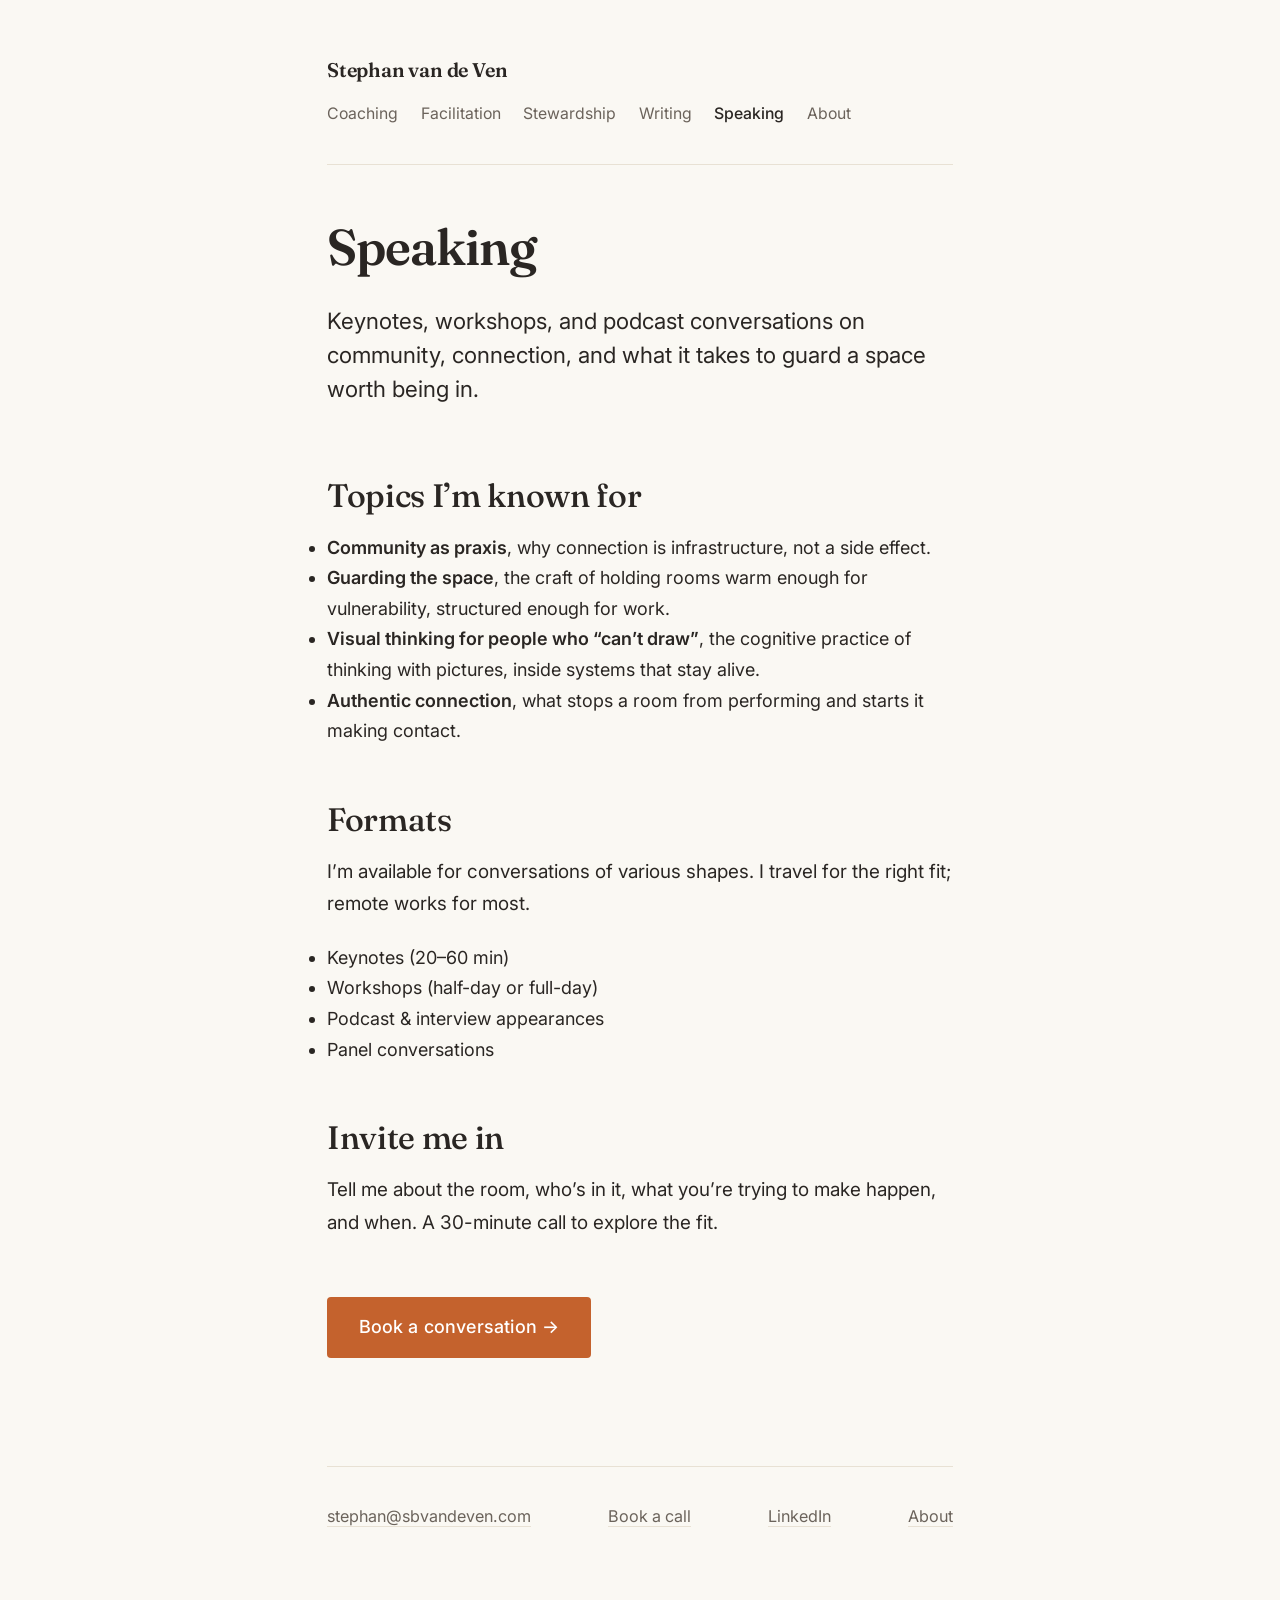
<file: speaking/index.html>
<!DOCTYPE html>
<html lang="en">
<head>
  <meta charset="UTF-8">
  <meta name="viewport" content="width=device-width, initial-scale=1.0">
  <title>Speaking — Stephan van de Ven</title>
  <meta name="description" content="Speaking engagements with Stephan van de Ven. Keynotes, talks, and podcast conversations on community, connection, and knowledge systems.">
  <meta name="author" content="Stephan van de Ven">
  <meta property="og:image" content="https://sbvandeven.com/images/stephan-van-de-ven.jpg">
  <link rel="stylesheet" href="/css/style.css">
</head>
<body>
  <div class="container">

    <header class="site">
      <a class="home" href="/">Stephan van de Ven</a>
      <nav class="site-nav">
        <a href="/coaching/">Coaching</a>
        <a href="/facilitation/">Facilitation</a>
        <a href="/community-stewardship/">Stewardship</a>
        <a href="/writing/">Writing</a>
        <a href="/speaking/" aria-current="page">Speaking</a>
        <a href="/about/">About</a>
      </nav>
    </header>

    <main>

      <section class="hero">
        <h1>Speaking</h1>
        <p class="lead">Keynotes, workshops, and podcast conversations on community, connection, and what it takes to guard a space worth being in.</p>
      </section>

      <section>
        <h2>Topics I&rsquo;m known for</h2>
        <ul>
          <li><strong>Community as praxis</strong>, why connection is infrastructure, not a side effect.</li>
          <li><strong>Guarding the space</strong>, the craft of holding rooms warm enough for vulnerability, structured enough for work.</li>
          <li><strong>Visual thinking for people who &ldquo;can&rsquo;t draw&rdquo;</strong>, the cognitive practice of thinking with pictures, inside systems that stay alive.</li>
          <li><strong>Authentic connection</strong>, what stops a room from performing and starts it making contact.</li>
        </ul>
      </section>

      <section>
        <h2>Formats</h2>
        <p>I&rsquo;m available for conversations of various shapes. I travel for the right fit; remote works for most.</p>
        <ul>
          <li>Keynotes (20&ndash;60 min)</li>
          <li>Workshops (half-day or full-day)</li>
          <li>Podcast &amp; interview appearances</li>
          <li>Panel conversations</li>
        </ul>
      </section>

      <section>
        <h2>Invite me in</h2>
        <p>Tell me about the room, who&rsquo;s in it, what you&rsquo;re trying to make happen, and when. A 30-minute call to explore the fit.</p>
        <a class="cta" href="https://cal.eu/sbvandeven/speaking-fit">Book a conversation &rarr;</a>
      </section>

    </main>

    <footer class="site">
      <div>
        <script>var u='stephan',d='sbvandeven.com';document.write('<a href="mailto:'+u+'@'+d+'">'+u+'@'+d+'</a>');</script>
        <noscript>stephan [at] sbvandeven [dot] com</noscript>
      </div>
      <div>
        <a href="https://cal.eu/sbvandeven/connecting-call" target="_blank" rel="noopener">Book a call</a>
      </div>
      <div>
        <a href="https://www.linkedin.com/in/sbvandeven" target="_blank" rel="noopener">LinkedIn</a>
      </div>
      <div>
        <a href="/about/">About</a>
      </div>
    </footer>

  </div>
<script data-goatcounter="https://sbvandeven.goatcounter.com/count" async src="//gc.zgo.at/count.js"></script>
</body>
</html>
</file>
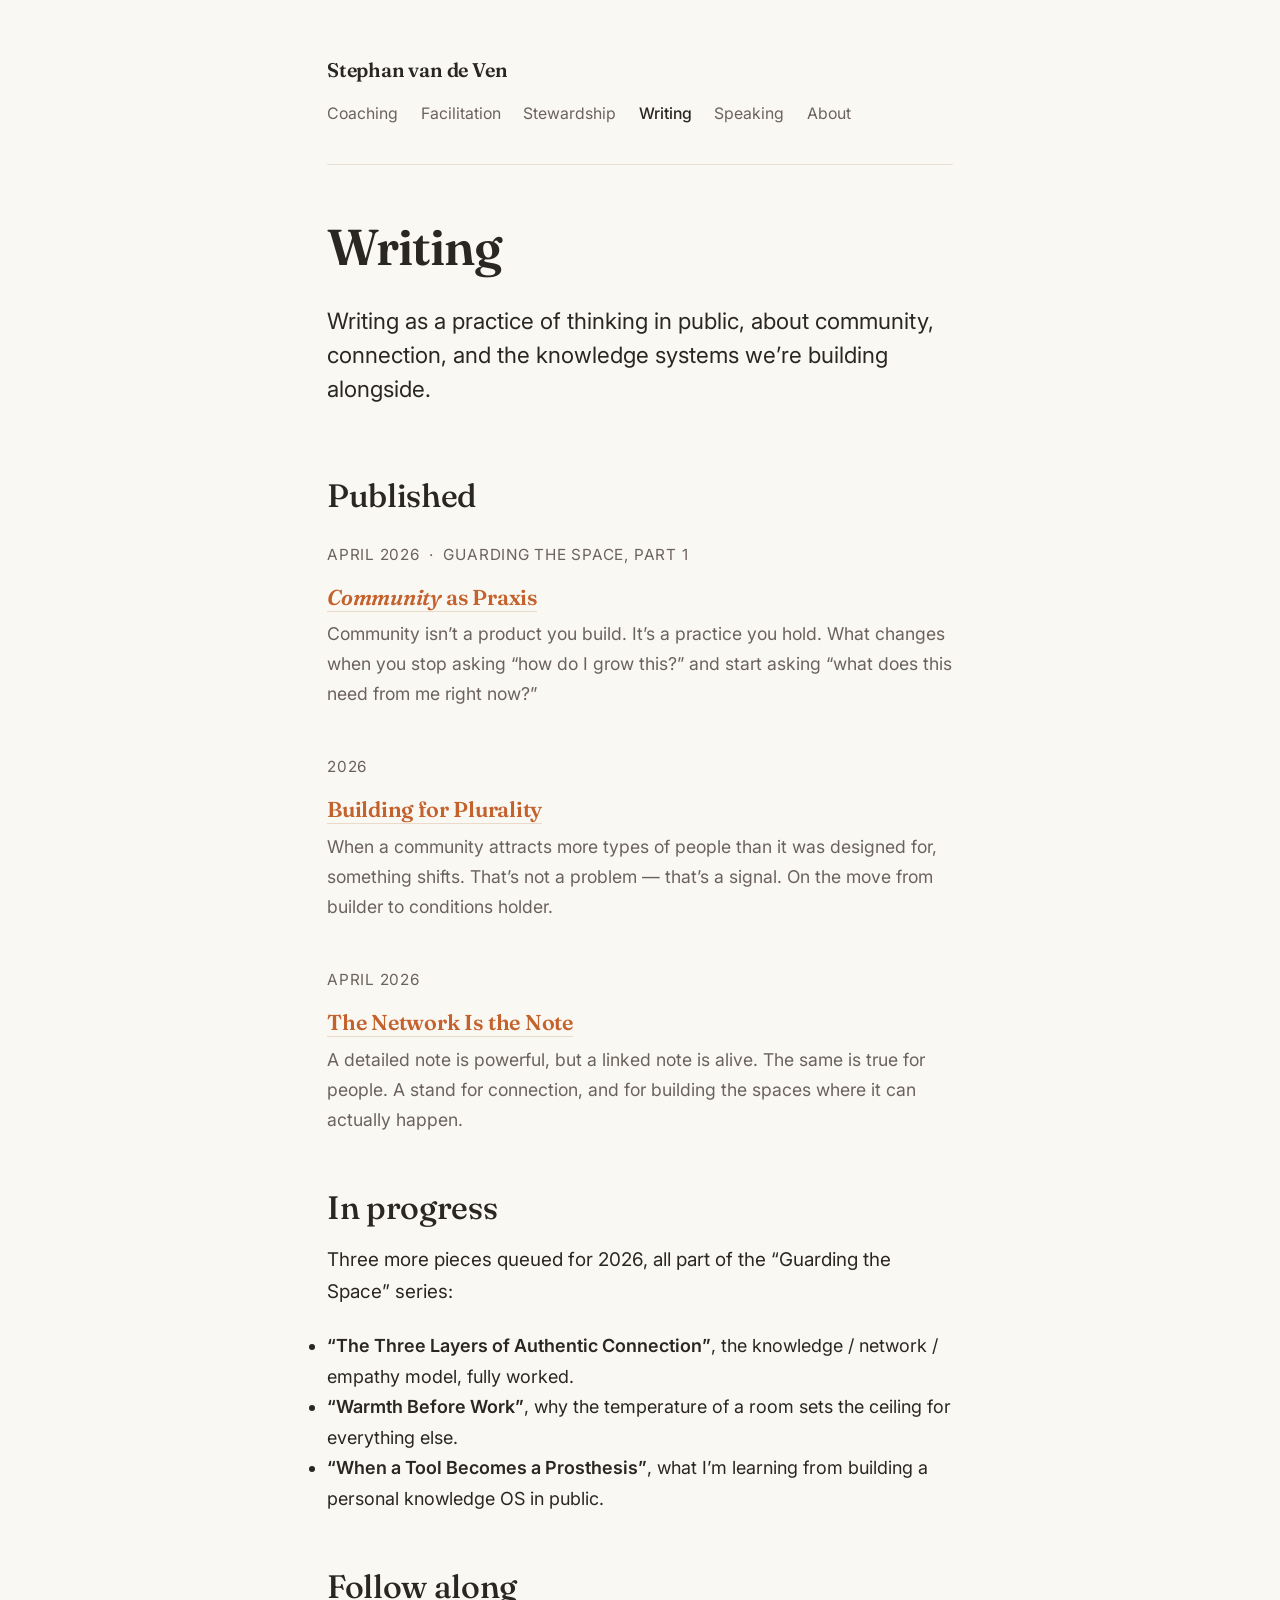
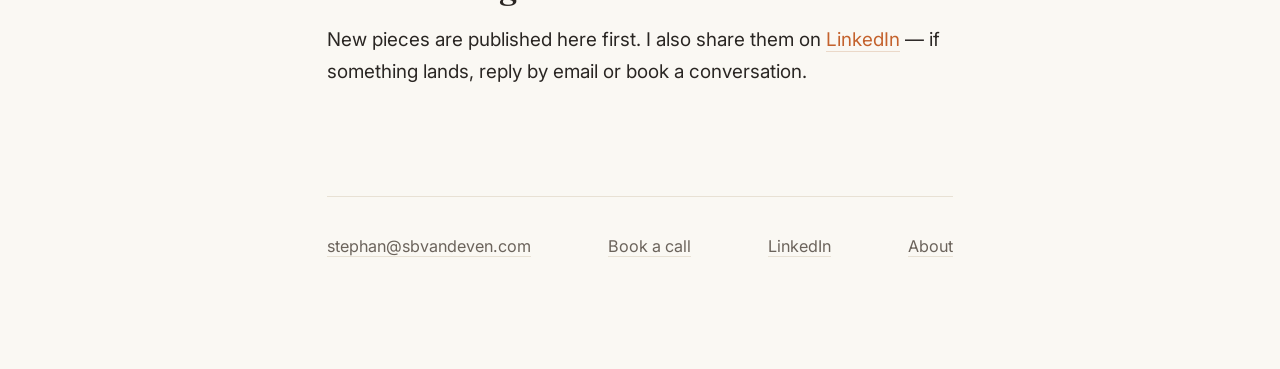
<file: writing/index.html>
<!DOCTYPE html>
<html lang="en">
<head>
  <meta charset="UTF-8">
  <meta name="viewport" content="width=device-width, initial-scale=1.0">
  <title>Writing — Stephan van de Ven</title>
  <meta name="description" content="Essays and thinking by Stephan van de Ven on community, connection, and knowledge systems. Published in Pulse and in the open.">
  <meta name="author" content="Stephan van de Ven">
  <meta property="og:image" content="https://sbvandeven.com/images/stephan-van-de-ven.jpg">
  <link rel="stylesheet" href="/css/style.css">
</head>
<body>
  <div class="container">

    <header class="site">
      <a class="home" href="/">Stephan van de Ven</a>
      <nav class="site-nav">
        <a href="/coaching/">Coaching</a>
        <a href="/facilitation/">Facilitation</a>
        <a href="/community-stewardship/">Stewardship</a>
        <a href="/writing/" aria-current="page">Writing</a>
        <a href="/speaking/">Speaking</a>
        <a href="/about/">About</a>
      </nav>
    </header>

    <main>

      <section class="hero">
        <h1>Writing</h1>
        <p class="lead">Writing as a practice of thinking in public, about community, connection, and the knowledge systems we&rsquo;re building alongside.</p>
      </section>

      <section>
        <h2>Published</h2>

        <div class="writing-list">

          <div class="writing-entry">
            <p class="post-meta">April 2026 &nbsp;&middot;&nbsp; Guarding the Space, Part 1</p>
            <h3><a href="/writing/community-as-praxis/"><em>Community</em> as Praxis</a></h3>
            <p>Community isn&rsquo;t a product you build. It&rsquo;s a practice you hold. What changes when you stop asking &ldquo;how do I grow this?&rdquo; and start asking &ldquo;what does this need from me right now?&rdquo;</p>
          </div>

          <div class="writing-entry">
            <p class="post-meta">2026</p>
            <h3><a href="/writing/building-for-plurality/">Building for Plurality</a></h3>
            <p>When a community attracts more types of people than it was designed for, something shifts. That&rsquo;s not a problem &mdash; that&rsquo;s a signal. On the move from builder to conditions holder.</p>
          </div>

          <div class="writing-entry">
            <p class="post-meta">April 2026</p>
            <h3><a href="/writing/the-network-is-the-note/">The Network Is the Note</a></h3>
            <p>A detailed note is powerful, but a linked note is alive. The same is true for people. A stand for connection, and for building the spaces where it can actually happen.</p>
          </div>

        </div>
      </section>

      <section>
        <h2>In progress</h2>
        <p>Three more pieces queued for 2026, all part of the &ldquo;Guarding the Space&rdquo; series:</p>
        <ul>
          <li><strong>&ldquo;The Three Layers of Authentic Connection&rdquo;</strong>, the knowledge / network / empathy model, fully worked.</li>
          <li><strong>&ldquo;Warmth Before Work&rdquo;</strong>, why the temperature of a room sets the ceiling for everything else.</li>
          <li><strong>&ldquo;When a Tool Becomes a Prosthesis&rdquo;</strong>, what I&rsquo;m learning from building a personal knowledge OS in public.</li>
        </ul>
      </section>

      <section>
        <h2>Follow along</h2>
        <p>New pieces are published here first. I also share them on <a href="https://www.linkedin.com/in/sbvandeven" target="_blank" rel="noopener">LinkedIn</a> &mdash; if something lands, reply by email or book a conversation.</p>
      </section>

    </main>

    <footer class="site">
      <div>
        <script>var u='stephan',d='sbvandeven.com';document.write('<a href="mailto:'+u+'@'+d+'">'+u+'@'+d+'</a>');</script>
        <noscript>stephan [at] sbvandeven [dot] com</noscript>
      </div>
      <div>
        <a href="https://cal.eu/sbvandeven/connecting-call" target="_blank" rel="noopener">Book a call</a>
      </div>
      <div>
        <a href="https://www.linkedin.com/in/sbvandeven" target="_blank" rel="noopener">LinkedIn</a>
      </div>
      <div>
        <a href="/about/">About</a>
      </div>
    </footer>

  </div>
<script data-goatcounter="https://sbvandeven.goatcounter.com/count" async src="//gc.zgo.at/count.js"></script>
</body>
</html>
</file>
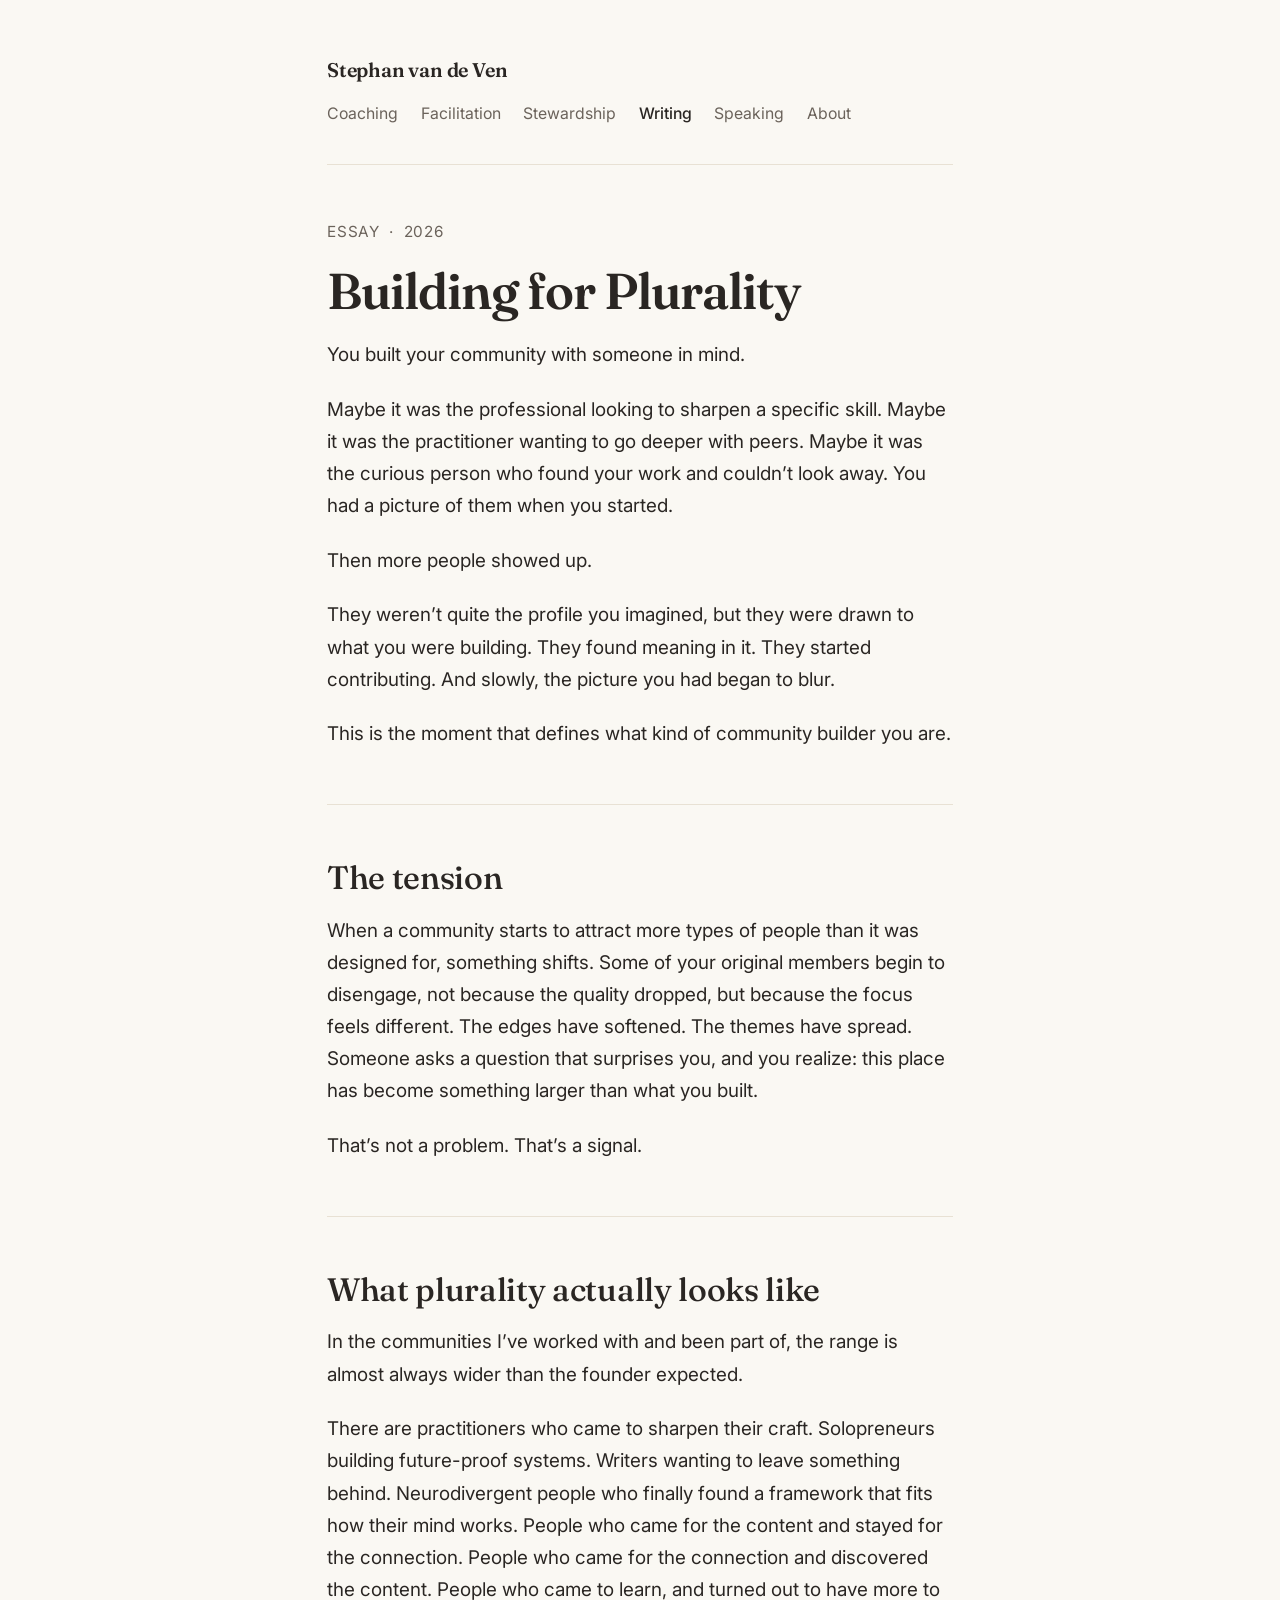
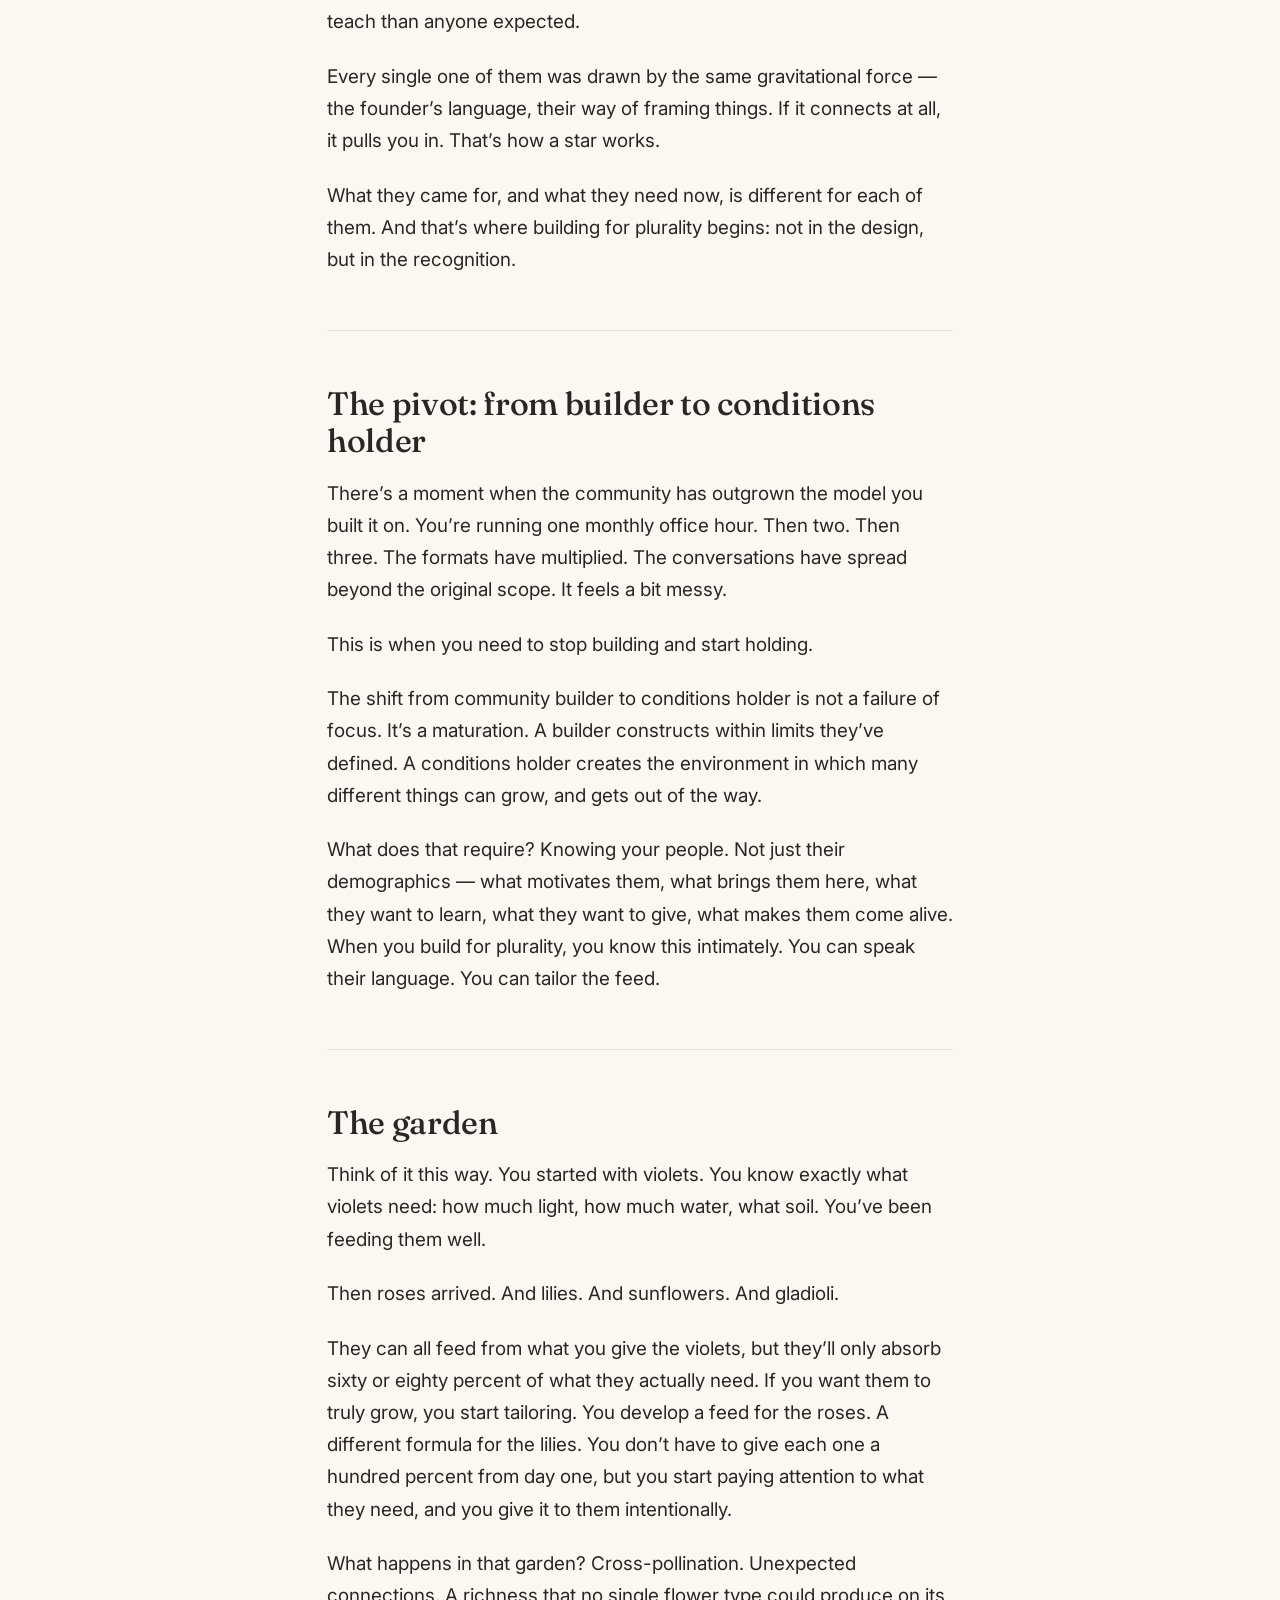
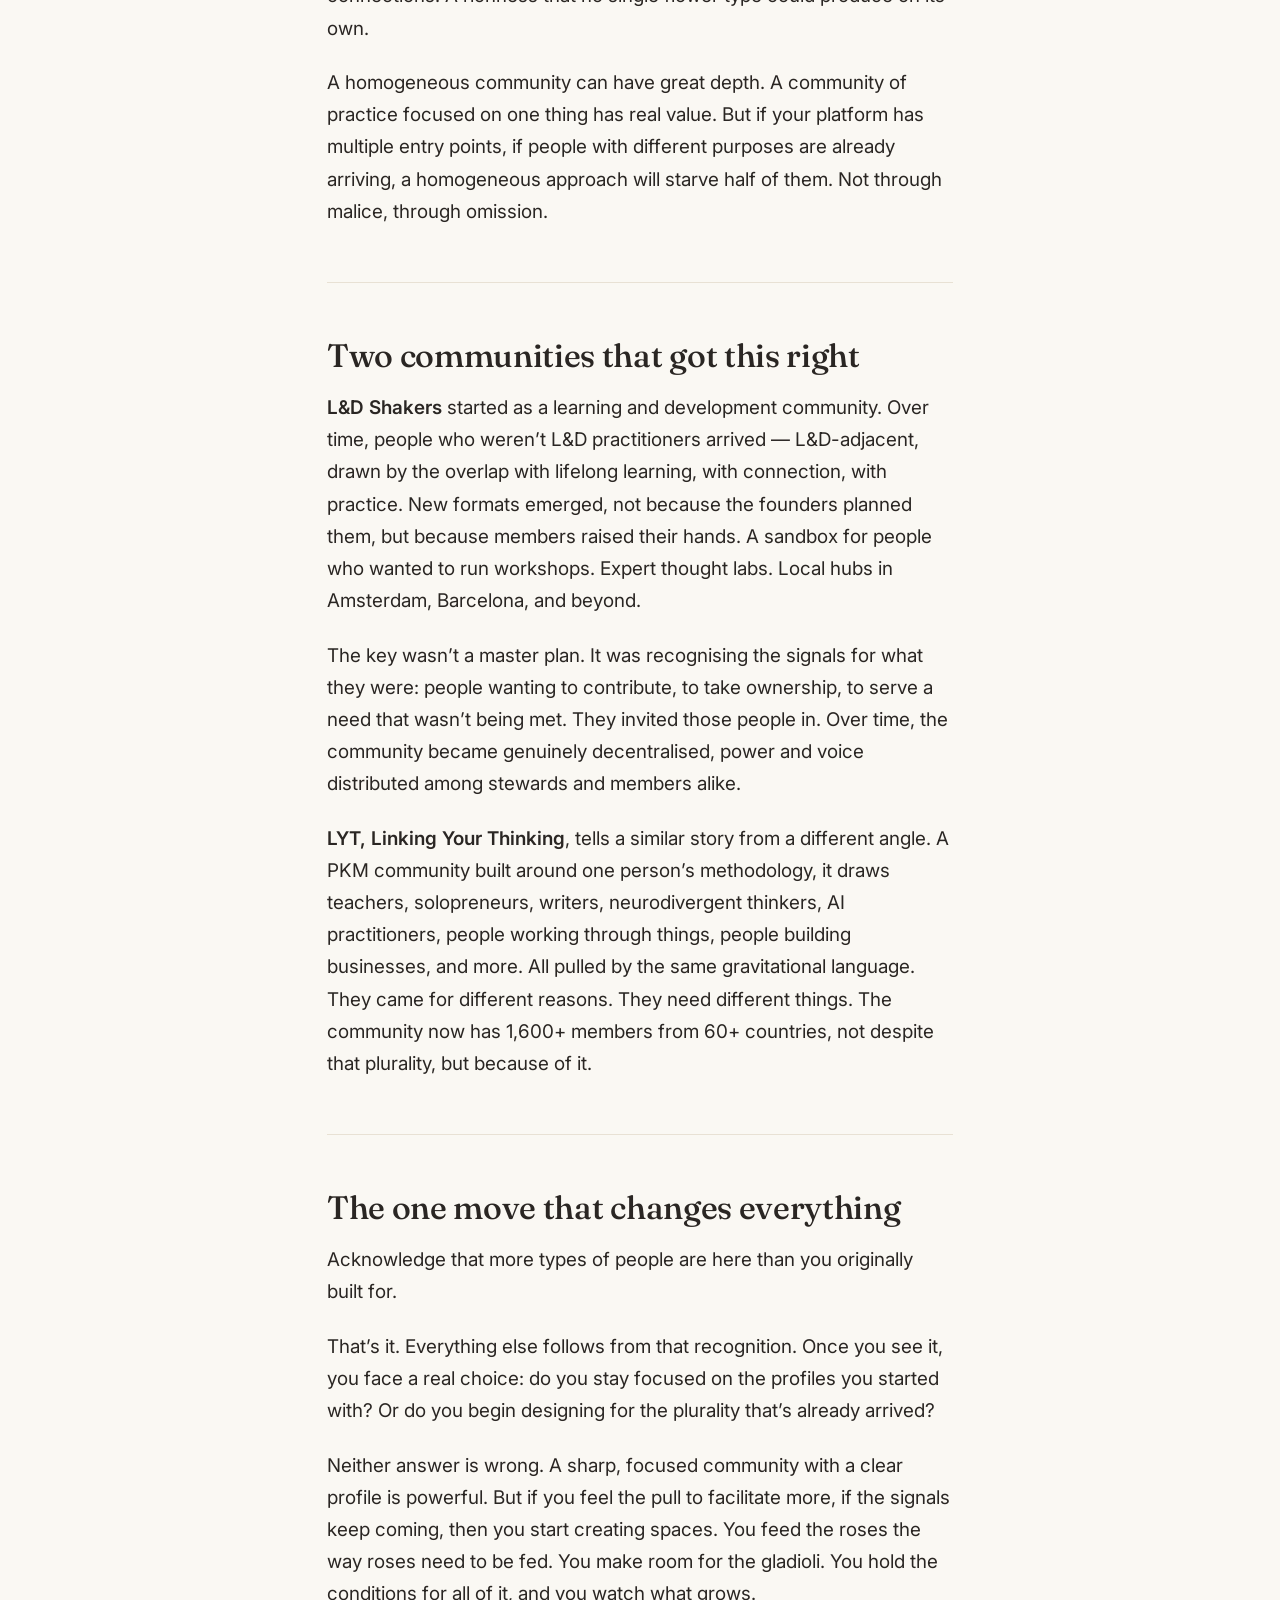
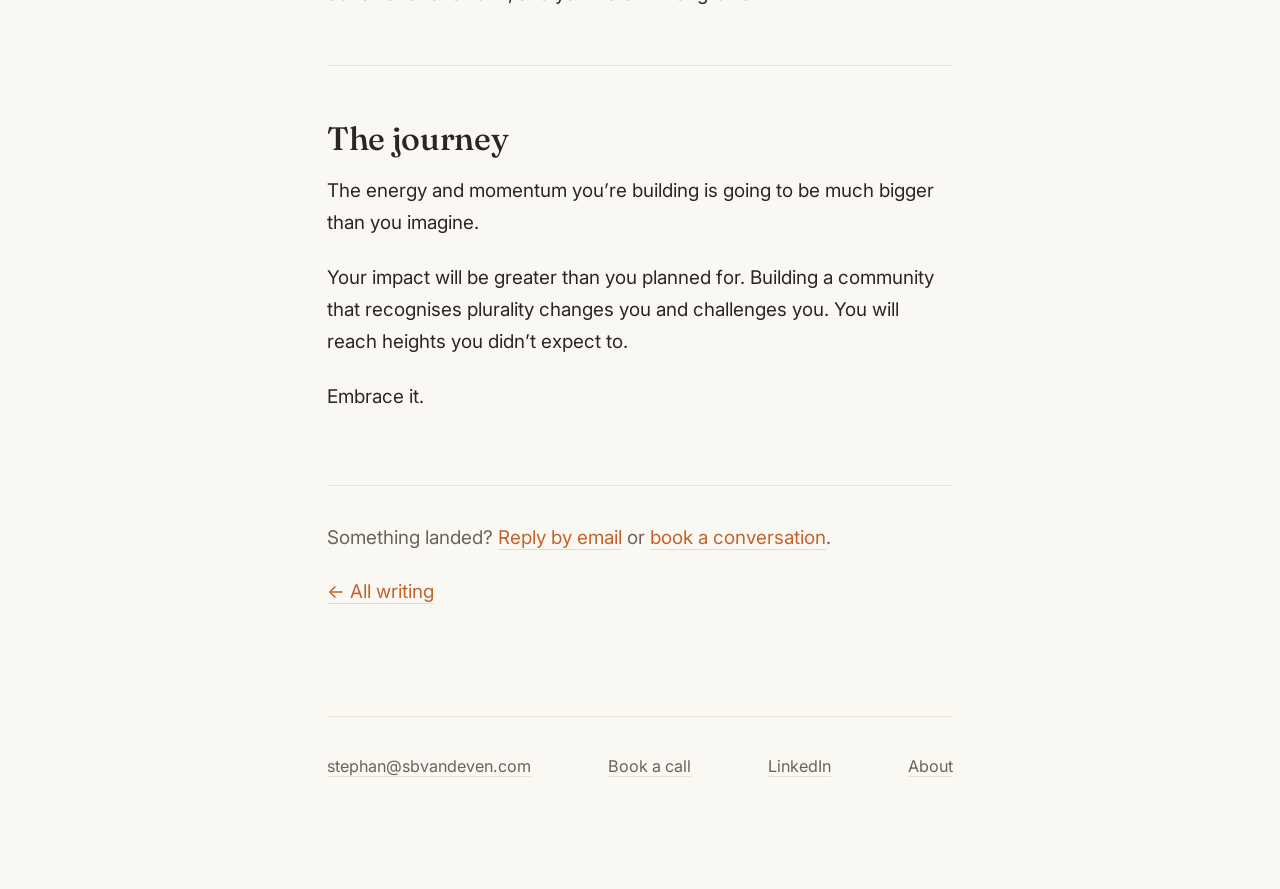
<file: writing/building-for-plurality/index.html>
<!DOCTYPE html>
<html lang="en">
<head>
  <meta charset="UTF-8">
  <meta name="viewport" content="width=device-width, initial-scale=1.0">
  <title>Building for Plurality — Stephan van de Ven</title>
  <meta name="description" content="When a community attracts more types of people than it was designed for, something shifts. That's not a problem — that's a signal. On moving from builder to conditions holder.">
  <meta property="og:title" content="Building for Plurality — Stephan van de Ven">
  <meta property="og:description" content="The moment that defines what kind of community builder you are.">
  <meta property="og:url" content="https://sbvandeven.com/writing/building-for-plurality/">
  <meta property="og:type" content="article">
  <meta name="author" content="Stephan van de Ven">
  <meta property="og:image" content="https://sbvandeven.com/images/stephan-van-de-ven.jpg">
  <link rel="stylesheet" href="/css/style.css">
</head>
<body>
  <div class="container">

    <header class="site">
      <a class="home" href="/">Stephan van de Ven</a>
      <nav class="site-nav">
        <a href="/coaching/">Coaching</a>
        <a href="/facilitation/">Facilitation</a>
        <a href="/community-stewardship/">Stewardship</a>
        <a href="/writing/" aria-current="page">Writing</a>
        <a href="/speaking/">Speaking</a>
        <a href="/about/">About</a>
      </nav>
    </header>

    <main>

      <article>

        <header>
          <p class="post-meta">Essay &nbsp;&middot;&nbsp; 2026</p>
          <h1>Building for Plurality</h1>
        </header>

        <div class="post-body">

          <p>You built your community with someone in mind.</p>

          <p>Maybe it was the professional looking to sharpen a specific skill. Maybe it was the practitioner wanting to go deeper with peers. Maybe it was the curious person who found your work and couldn&rsquo;t look away. You had a picture of them when you started.</p>

          <p>Then more people showed up.</p>

          <p>They weren&rsquo;t quite the profile you imagined, but they were drawn to what you were building. They found meaning in it. They started contributing. And slowly, the picture you had began to blur.</p>

          <p>This is the moment that defines what kind of community builder you are.</p>

          <hr>

          <h2>The tension</h2>

          <p>When a community starts to attract more types of people than it was designed for, something shifts. Some of your original members begin to disengage, not because the quality dropped, but because the focus feels different. The edges have softened. The themes have spread. Someone asks a question that surprises you, and you realize: this place has become something larger than what you built.</p>

          <p>That&rsquo;s not a problem. That&rsquo;s a signal.</p>

          <hr>

          <h2>What plurality actually looks like</h2>

          <p>In the communities I&rsquo;ve worked with and been part of, the range is almost always wider than the founder expected.</p>

          <p>There are practitioners who came to sharpen their craft. Solopreneurs building future-proof systems. Writers wanting to leave something behind. Neurodivergent people who finally found a framework that fits how their mind works. People who came for the content and stayed for the connection. People who came for the connection and discovered the content. People who came to learn, and turned out to have more to teach than anyone expected.</p>

          <p>Every single one of them was drawn by the same gravitational force &mdash; the founder&rsquo;s language, their way of framing things. If it connects at all, it pulls you in. That&rsquo;s how a star works.</p>

          <p>What they came for, and what they need now, is different for each of them. And that&rsquo;s where building for plurality begins: not in the design, but in the recognition.</p>

          <hr>

          <h2>The pivot: from builder to conditions holder</h2>

          <p>There&rsquo;s a moment when the community has outgrown the model you built it on. You&rsquo;re running one monthly office hour. Then two. Then three. The formats have multiplied. The conversations have spread beyond the original scope. It feels a bit messy.</p>

          <p>This is when you need to stop building and start holding.</p>

          <p>The shift from community builder to conditions holder is not a failure of focus. It&rsquo;s a maturation. A builder constructs within limits they&rsquo;ve defined. A conditions holder creates the environment in which many different things can grow, and gets out of the way.</p>

          <p>What does that require? Knowing your people. Not just their demographics &mdash; what motivates them, what brings them here, what they want to learn, what they want to give, what makes them come alive. When you build for plurality, you know this intimately. You can speak their language. You can tailor the feed.</p>

          <hr>

          <h2>The garden</h2>

          <p>Think of it this way. You started with violets. You know exactly what violets need: how much light, how much water, what soil. You&rsquo;ve been feeding them well.</p>

          <p>Then roses arrived. And lilies. And sunflowers. And gladioli.</p>

          <p>They can all feed from what you give the violets, but they&rsquo;ll only absorb sixty or eighty percent of what they actually need. If you want them to truly grow, you start tailoring. You develop a feed for the roses. A different formula for the lilies. You don&rsquo;t have to give each one a hundred percent from day one, but you start paying attention to what they need, and you give it to them intentionally.</p>

          <p>What happens in that garden? Cross-pollination. Unexpected connections. A richness that no single flower type could produce on its own.</p>

          <p>A homogeneous community can have great depth. A community of practice focused on one thing has real value. But if your platform has multiple entry points, if people with different purposes are already arriving, a homogeneous approach will starve half of them. Not through malice, through omission.</p>

          <hr>

          <h2>Two communities that got this right</h2>

          <p><strong>L&amp;D Shakers</strong> started as a learning and development community. Over time, people who weren&rsquo;t L&amp;D practitioners arrived &mdash; L&amp;D-adjacent, drawn by the overlap with lifelong learning, with connection, with practice. New formats emerged, not because the founders planned them, but because members raised their hands. A sandbox for people who wanted to run workshops. Expert thought labs. Local hubs in Amsterdam, Barcelona, and beyond.</p>

          <p>The key wasn&rsquo;t a master plan. It was recognising the signals for what they were: people wanting to contribute, to take ownership, to serve a need that wasn&rsquo;t being met. They invited those people in. Over time, the community became genuinely decentralised, power and voice distributed among stewards and members alike.</p>

          <p><strong>LYT, Linking Your Thinking</strong>, tells a similar story from a different angle. A PKM community built around one person&rsquo;s methodology, it draws teachers, solopreneurs, writers, neurodivergent thinkers, AI practitioners, people working through things, people building businesses, and more. All pulled by the same gravitational language. They came for different reasons. They need different things. The community now has 1,600+ members from 60+ countries, not despite that plurality, but because of it.</p>

          <hr>

          <h2>The one move that changes everything</h2>

          <p>Acknowledge that more types of people are here than you originally built for.</p>

          <p>That&rsquo;s it. Everything else follows from that recognition. Once you see it, you face a real choice: do you stay focused on the profiles you started with? Or do you begin designing for the plurality that&rsquo;s already arrived?</p>

          <p>Neither answer is wrong. A sharp, focused community with a clear profile is powerful. But if you feel the pull to facilitate more, if the signals keep coming, then you start creating spaces. You feed the roses the way roses need to be fed. You make room for the gladioli. You hold the conditions for all of it, and you watch what grows.</p>

          <hr>

          <h2>The journey</h2>

          <p>The energy and momentum you&rsquo;re building is going to be much bigger than you imagine.</p>

          <p>Your impact will be greater than you planned for. Building a community that recognises plurality changes you and challenges you. You will reach heights you didn&rsquo;t expect to.</p>

          <p>Embrace it.</p>

        </div>

        <footer class="post-footer">
          <p>Something landed? <a href="mailto:stephan@sbvandeven.com">Reply by email</a> or <a href="https://cal.eu/sbvandeven/connecting-call">book a conversation</a>.</p>
          <p style="margin-top: 0.75rem;"><a href="/writing/">&larr; All writing</a></p>
        </footer>

      </article>

    </main>

    <footer class="site">
      <div>
        <script>var u='stephan',d='sbvandeven.com';document.write('<a href="mailto:'+u+'@'+d+'">'+u+'@'+d+'</a>');</script>
        <noscript>stephan [at] sbvandeven [dot] com</noscript>
      </div>
      <div>
        <a href="https://cal.eu/sbvandeven/connecting-call" target="_blank" rel="noopener">Book a call</a>
      </div>
      <div>
        <a href="https://www.linkedin.com/in/sbvandeven" target="_blank" rel="noopener">LinkedIn</a>
      </div>
      <div>
        <a href="/about/">About</a>
      </div>
    </footer>

  </div>
  <script data-goatcounter="https://sbvandeven.goatcounter.com/count" async src="//gc.zgo.at/count.js"></script>
</body>
</html>
</file>
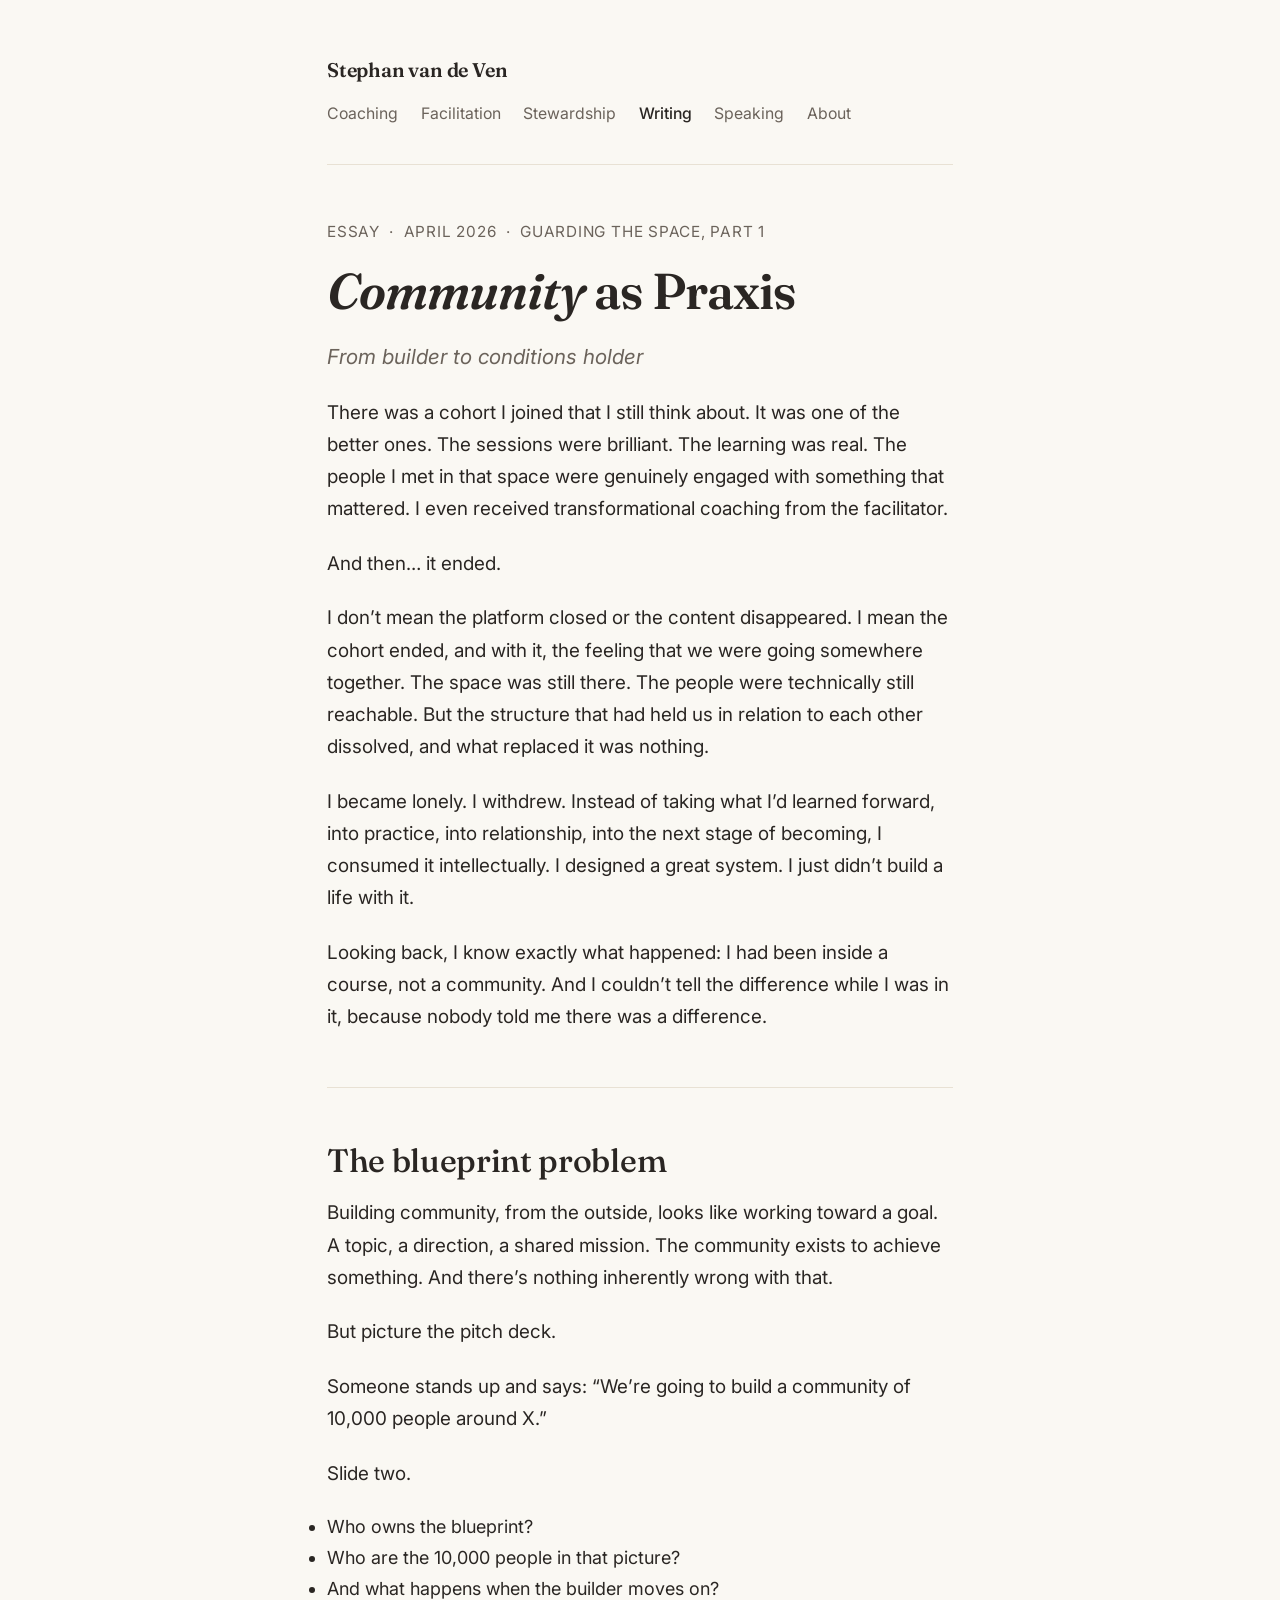
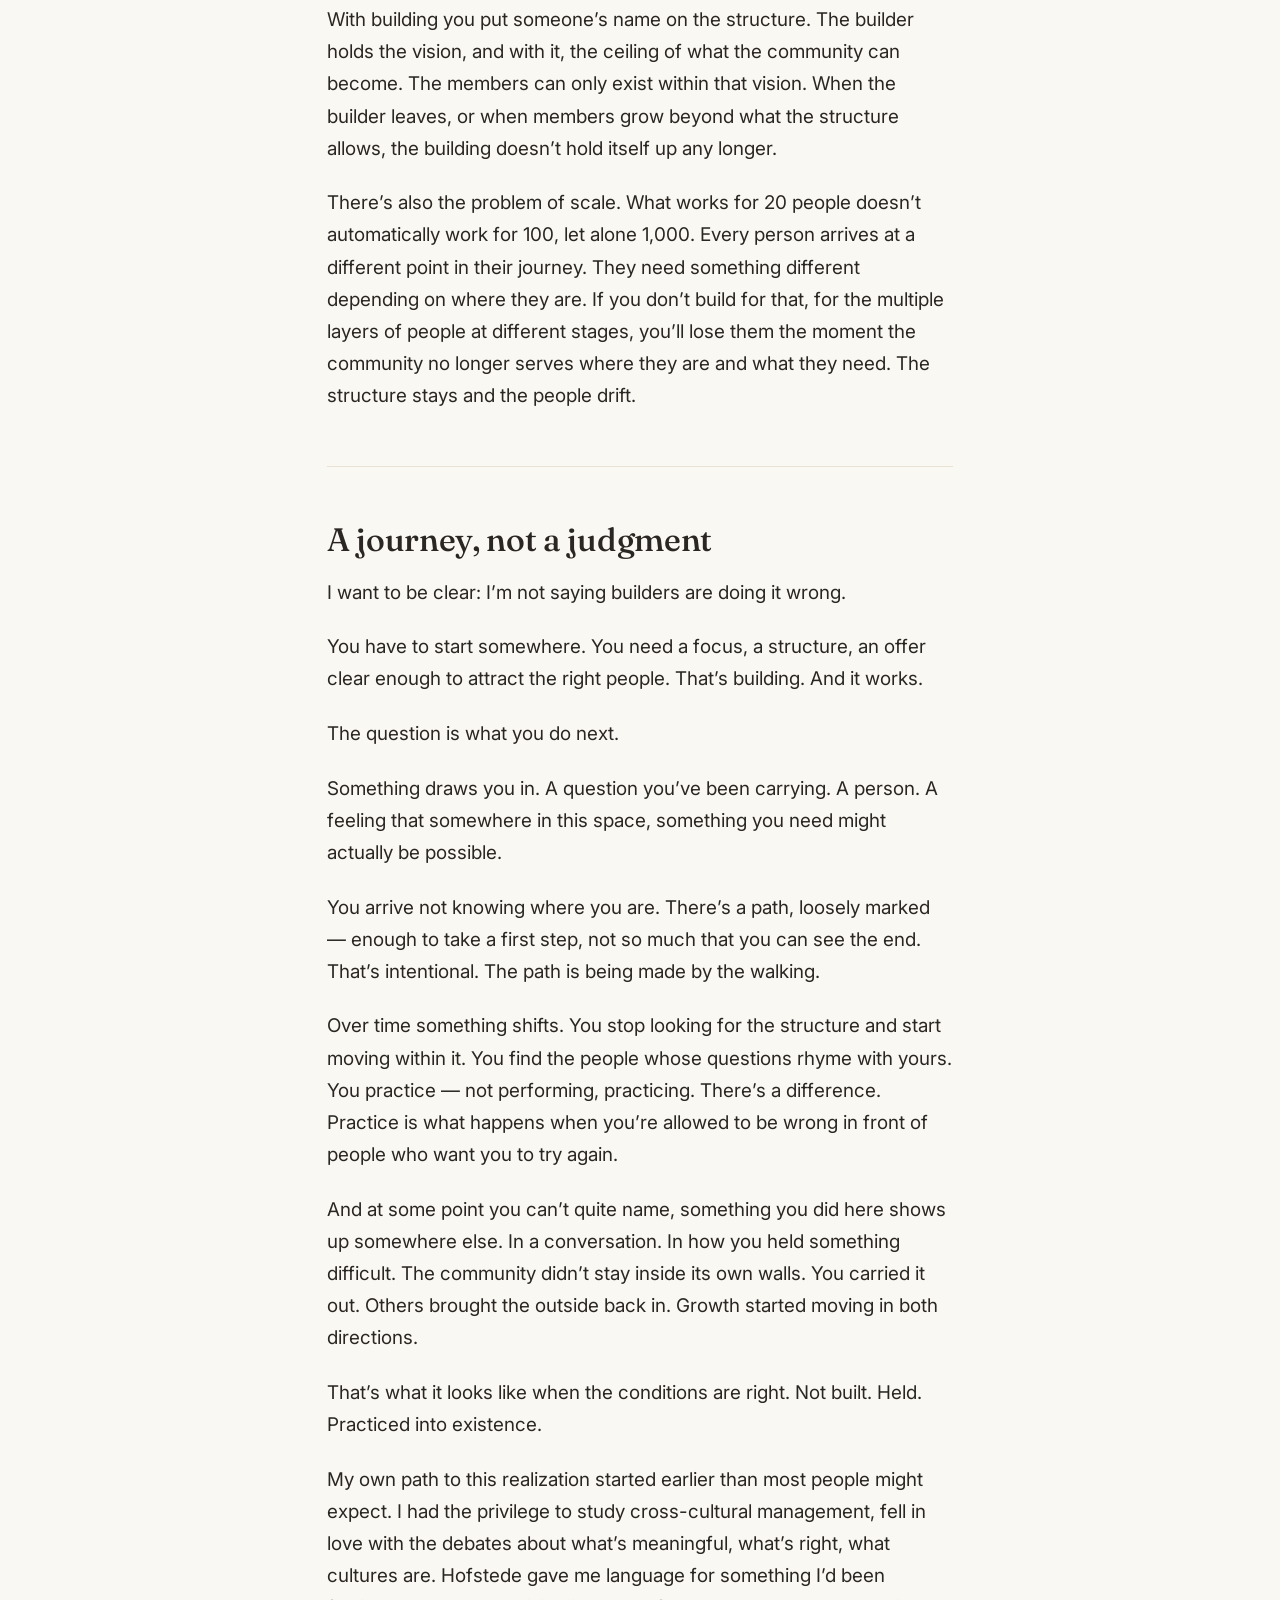
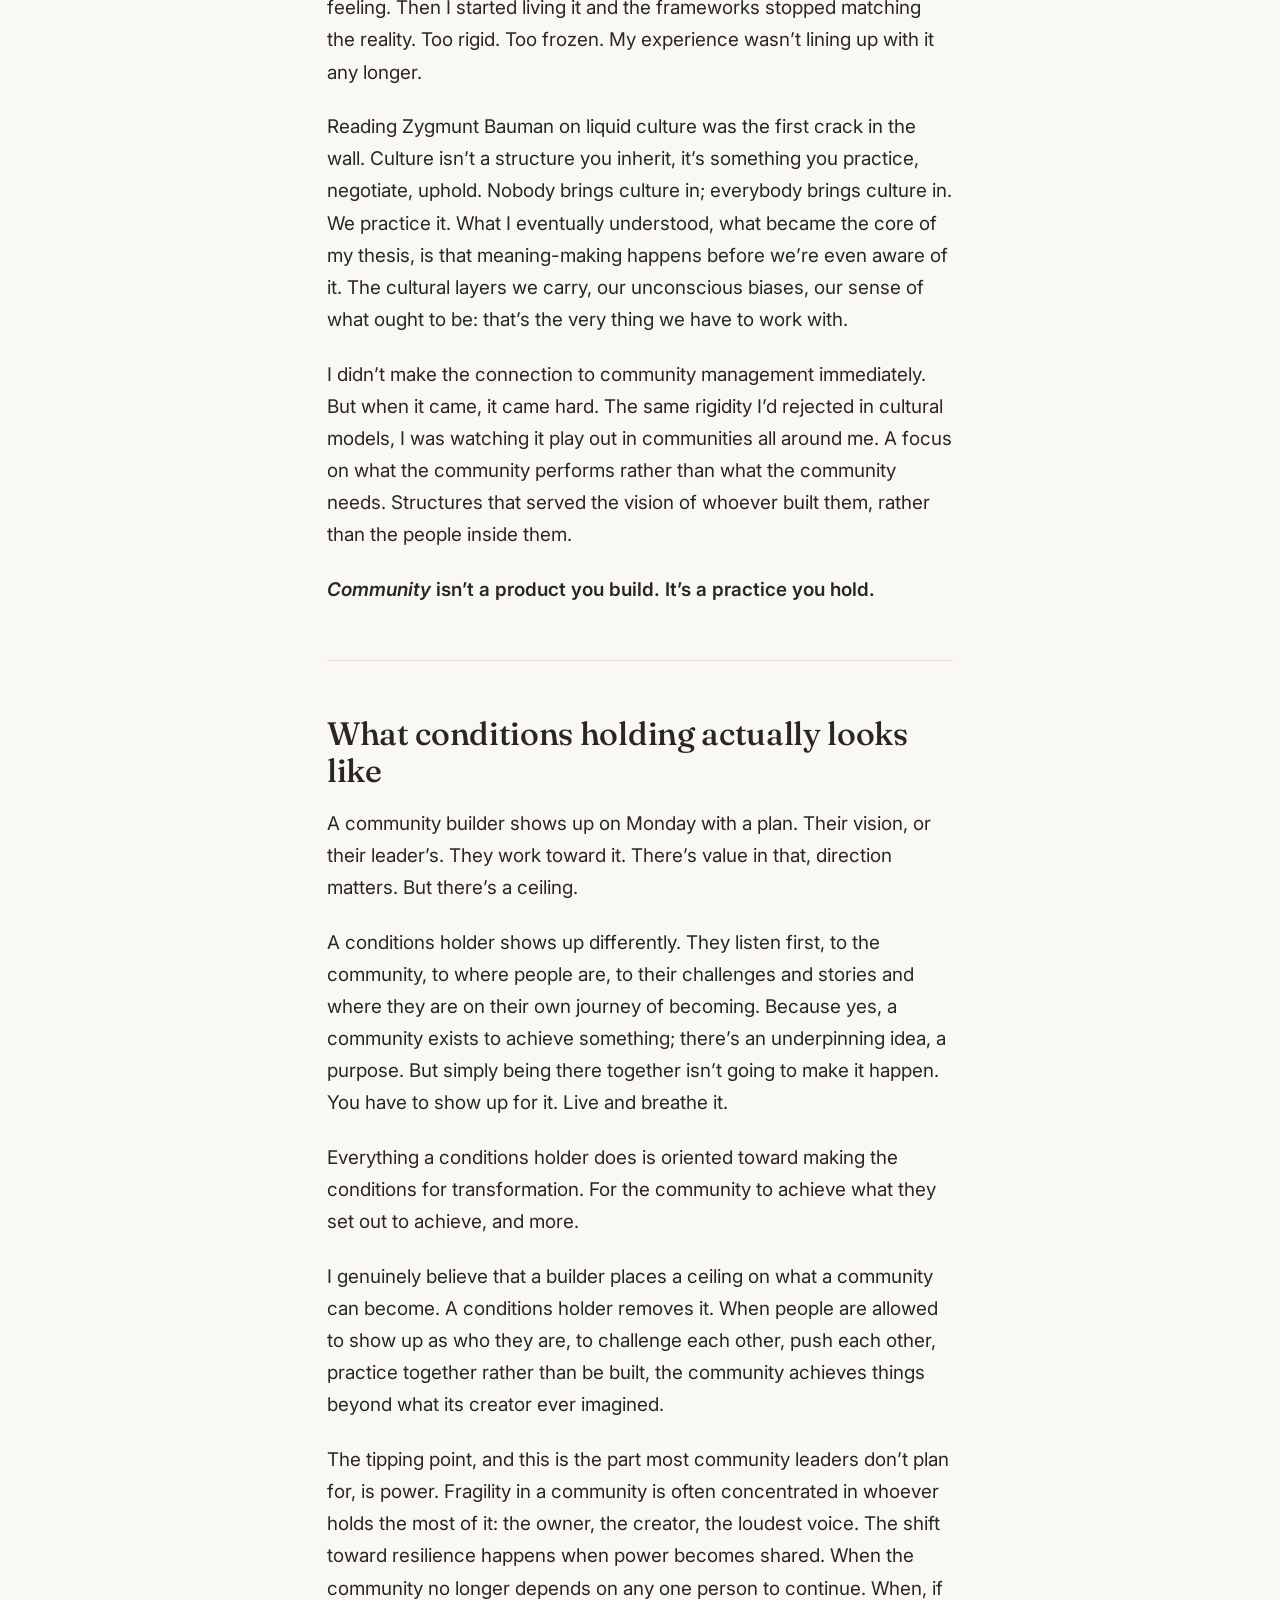
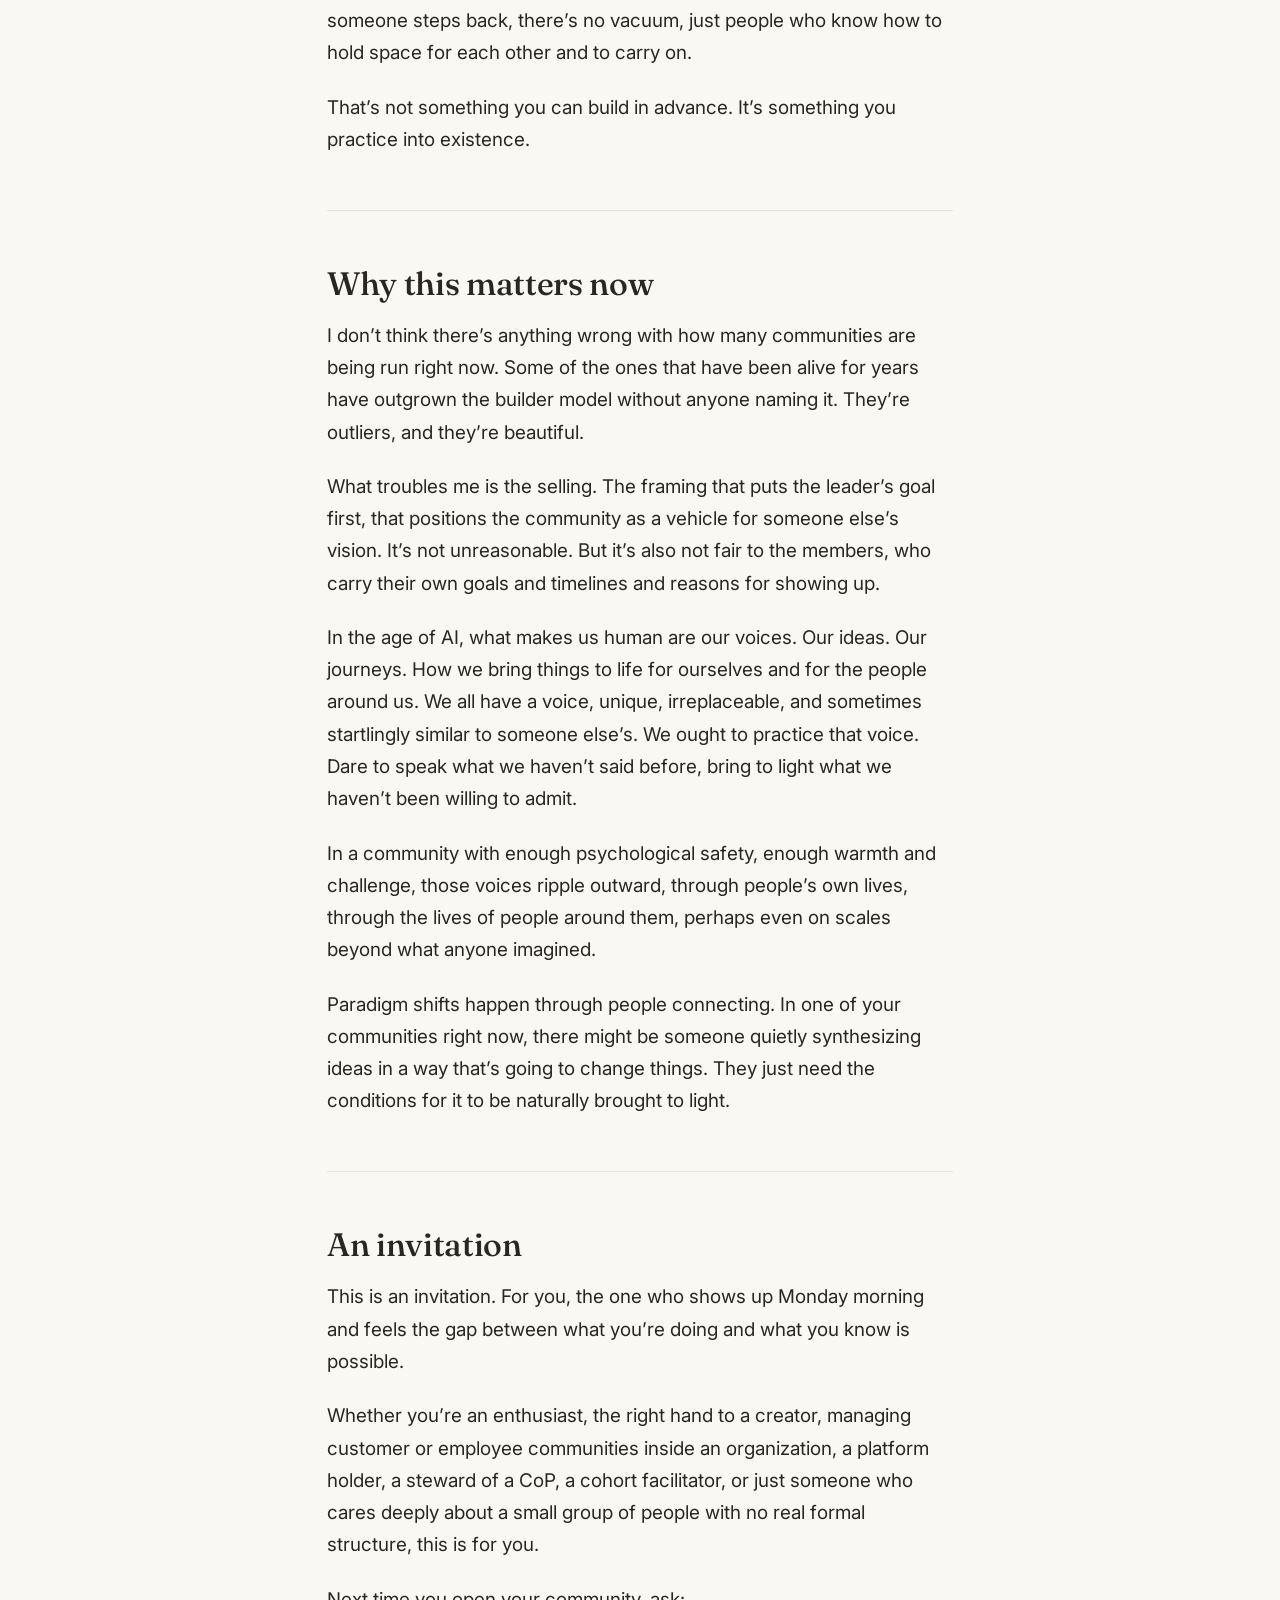
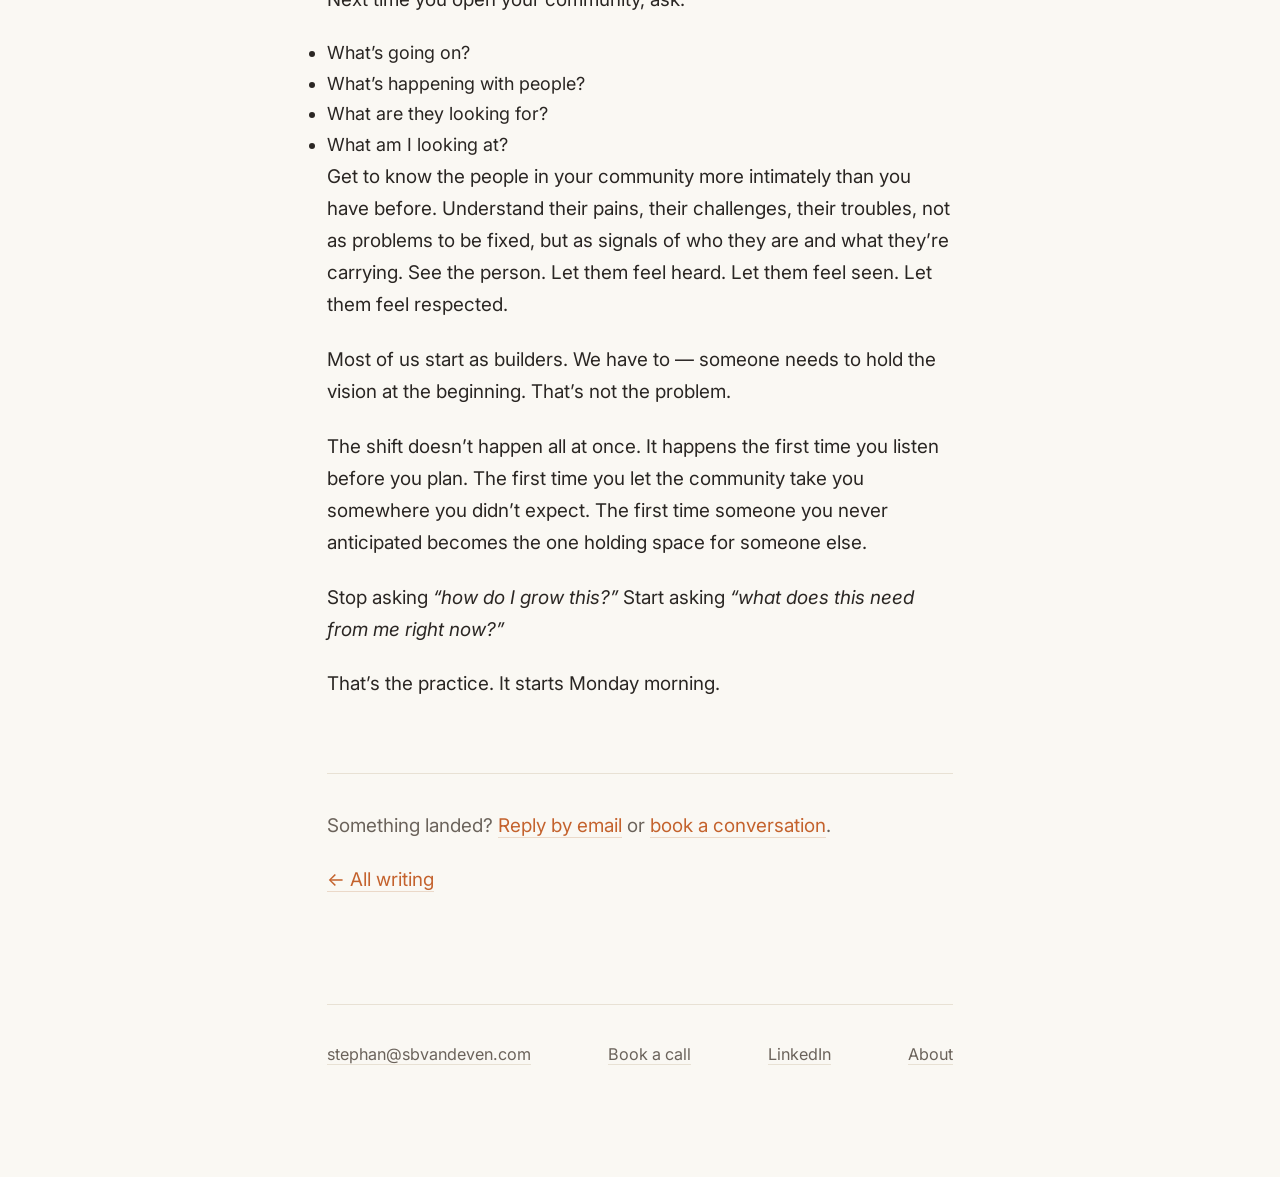
<file: writing/community-as-praxis/index.html>
<!DOCTYPE html>
<html lang="en">
<head>
  <meta charset="UTF-8">
  <meta name="viewport" content="width=device-width, initial-scale=1.0">
  <title>Community as Praxis — Stephan van de Ven</title>
  <meta name="description" content="What's the difference between a community that holds people and one that dissolves the moment the energy drops? An argument for treating community not as a product you build, but as a practice you hold.">
  <meta property="og:title" content="Community as Praxis — Stephan van de Ven">
  <meta property="og:description" content="Community isn't a product you build. It's a practice you hold.">
  <meta property="og:url" content="https://sbvandeven.com/writing/community-as-praxis/">
  <meta property="og:type" content="article">
  <meta name="author" content="Stephan van de Ven">
  <meta property="og:image" content="https://sbvandeven.com/images/stephan-van-de-ven.jpg">
  <link rel="stylesheet" href="/css/style.css">
</head>
<body>
  <div class="container">

    <header class="site">
      <a class="home" href="/">Stephan van de Ven</a>
      <nav class="site-nav">
        <a href="/coaching/">Coaching</a>
        <a href="/facilitation/">Facilitation</a>
        <a href="/community-stewardship/">Stewardship</a>
        <a href="/writing/" aria-current="page">Writing</a>
        <a href="/speaking/">Speaking</a>
        <a href="/about/">About</a>
      </nav>
    </header>

    <main>

      <article>

        <header>
          <p class="post-meta">Essay &nbsp;&middot;&nbsp; April 2026 &nbsp;&middot;&nbsp; Guarding the Space, Part 1</p>
          <h1><em>Community</em> as Praxis</h1>
          <p class="post-subtitle">From builder to conditions holder</p>
        </header>

        <div class="post-body">

          <p>There was a cohort I joined that I still think about. It was one of the better ones. The sessions were brilliant. The learning was real. The people I met in that space were genuinely engaged with something that mattered. I even received transformational coaching from the facilitator.</p>

          <p>And then&hellip; it ended.</p>

          <p>I don&rsquo;t mean the platform closed or the content disappeared. I mean the cohort ended, and with it, the feeling that we were going somewhere together. The space was still there. The people were technically still reachable. But the structure that had held us in relation to each other dissolved, and what replaced it was nothing.</p>

          <p>I became lonely. I withdrew. Instead of taking what I&rsquo;d learned forward, into practice, into relationship, into the next stage of becoming, I consumed it intellectually. I designed a great system. I just didn&rsquo;t build a life with it.</p>

          <p>Looking back, I know exactly what happened: I had been inside a course, not a community. And I couldn&rsquo;t tell the difference while I was in it, because nobody told me there was a difference.</p>

          <hr>

          <h2>The blueprint problem</h2>

          <p>Building community, from the outside, looks like working toward a goal. A topic, a direction, a shared mission. The community exists to achieve something. And there&rsquo;s nothing inherently wrong with that.</p>

          <p>But picture the pitch deck.</p>

          <p>Someone stands up and says: &ldquo;We&rsquo;re going to build a community of 10,000 people around X.&rdquo;</p>

          <p>Slide two.</p>

          <ul>
            <li>Who owns the blueprint?</li>
            <li>Who are the 10,000 people in that picture?</li>
            <li>And what happens when the builder moves on?</li>
          </ul>

          <p>With building you put someone&rsquo;s name on the structure. The builder holds the vision, and with it, the ceiling of what the community can become. The members can only exist within that vision. When the builder leaves, or when members grow beyond what the structure allows, the building doesn&rsquo;t hold itself up any longer.</p>

          <p>There&rsquo;s also the problem of scale. What works for 20 people doesn&rsquo;t automatically work for 100, let alone 1,000. Every person arrives at a different point in their journey. They need something different depending on where they are. If you don&rsquo;t build for that, for the multiple layers of people at different stages, you&rsquo;ll lose them the moment the community no longer serves where they are and what they need. The structure stays and the people drift.</p>

          <hr>

          <h2>A journey, not a judgment</h2>

          <p>I want to be clear: I&rsquo;m not saying builders are doing it wrong.</p>

          <p>You have to start somewhere. You need a focus, a structure, an offer clear enough to attract the right people. That&rsquo;s building. And it works.</p>

          <p>The question is what you do next.</p>

          <p>Something draws you in. A question you&rsquo;ve been carrying. A person. A feeling that somewhere in this space, something you need might actually be possible.</p>

          <p>You arrive not knowing where you are. There&rsquo;s a path, loosely marked &mdash; enough to take a first step, not so much that you can see the end. That&rsquo;s intentional. The path is being made by the walking.</p>

          <p>Over time something shifts. You stop looking for the structure and start moving within it. You find the people whose questions rhyme with yours. You practice &mdash; not performing, practicing. There&rsquo;s a difference. Practice is what happens when you&rsquo;re allowed to be wrong in front of people who want you to try again.</p>

          <p>And at some point you can&rsquo;t quite name, something you did here shows up somewhere else. In a conversation. In how you held something difficult. The community didn&rsquo;t stay inside its own walls. You carried it out. Others brought the outside back in. Growth started moving in both directions.</p>

          <p>That&rsquo;s what it looks like when the conditions are right. Not built. Held. Practiced into existence.</p>

          <p>My own path to this realization started earlier than most people might expect. I had the privilege to study cross-cultural management, fell in love with the debates about what&rsquo;s meaningful, what&rsquo;s right, what cultures are. Hofstede gave me language for something I&rsquo;d been feeling. Then I started living it and the frameworks stopped matching the reality. Too rigid. Too frozen. My experience wasn&rsquo;t lining up with it any longer.</p>

          <p>Reading Zygmunt Bauman on liquid culture was the first crack in the wall. Culture isn&rsquo;t a structure you inherit, it&rsquo;s something you practice, negotiate, uphold. Nobody brings culture in; everybody brings culture in. We practice it. What I eventually understood, what became the core of my thesis, is that meaning-making happens before we&rsquo;re even aware of it. The cultural layers we carry, our unconscious biases, our sense of what ought to be: that&rsquo;s the very thing we have to work with.</p>

          <p>I didn&rsquo;t make the connection to community management immediately. But when it came, it came hard. The same rigidity I&rsquo;d rejected in cultural models, I was watching it play out in communities all around me. A focus on what the community performs rather than what the community needs. Structures that served the vision of whoever built them, rather than the people inside them.</p>

          <p><strong><em>Community</em> isn&rsquo;t a product you build. It&rsquo;s a practice you hold.</strong></p>

          <hr>

          <h2>What conditions holding actually looks like</h2>

          <p>A community builder shows up on Monday with a plan. Their vision, or their leader&rsquo;s. They work toward it. There&rsquo;s value in that, direction matters. But there&rsquo;s a ceiling.</p>

          <p>A conditions holder shows up differently. They listen first, to the community, to where people are, to their challenges and stories and where they are on their own journey of becoming. Because yes, a community exists to achieve something; there&rsquo;s an underpinning idea, a purpose. But simply being there together isn&rsquo;t going to make it happen. You have to show up for it. Live and breathe it.</p>

          <p>Everything a conditions holder does is oriented toward making the conditions for transformation. For the community to achieve what they set out to achieve, and more.</p>

          <p>I genuinely believe that a builder places a ceiling on what a community can become. A conditions holder removes it. When people are allowed to show up as who they are, to challenge each other, push each other, practice together rather than be built, the community achieves things beyond what its creator ever imagined.</p>

          <p>The tipping point, and this is the part most community leaders don&rsquo;t plan for, is power. Fragility in a community is often concentrated in whoever holds the most of it: the owner, the creator, the loudest voice. The shift toward resilience happens when power becomes shared. When the community no longer depends on any one person to continue. When, if someone steps back, there&rsquo;s no vacuum, just people who know how to hold space for each other and to carry on.</p>

          <p>That&rsquo;s not something you can build in advance. It&rsquo;s something you practice into existence.</p>

          <hr>

          <h2>Why this matters now</h2>

          <p>I don&rsquo;t think there&rsquo;s anything wrong with how many communities are being run right now. Some of the ones that have been alive for years have outgrown the builder model without anyone naming it. They&rsquo;re outliers, and they&rsquo;re beautiful.</p>

          <p>What troubles me is the selling. The framing that puts the leader&rsquo;s goal first, that positions the community as a vehicle for someone else&rsquo;s vision. It&rsquo;s not unreasonable. But it&rsquo;s also not fair to the members, who carry their own goals and timelines and reasons for showing up.</p>

          <p>In the age of AI, what makes us human are our voices. Our ideas. Our journeys. How we bring things to life for ourselves and for the people around us. We all have a voice, unique, irreplaceable, and sometimes startlingly similar to someone else&rsquo;s. We ought to practice that voice. Dare to speak what we haven&rsquo;t said before, bring to light what we haven&rsquo;t been willing to admit.</p>

          <p>In a community with enough psychological safety, enough warmth and challenge, those voices ripple outward, through people&rsquo;s own lives, through the lives of people around them, perhaps even on scales beyond what anyone imagined.</p>

          <p>Paradigm shifts happen through people connecting. In one of your communities right now, there might be someone quietly synthesizing ideas in a way that&rsquo;s going to change things. They just need the conditions for it to be naturally brought to light.</p>

          <hr>

          <h2>An invitation</h2>

          <p>This is an invitation. For you, the one who shows up Monday morning and feels the gap between what you&rsquo;re doing and what you know is possible.</p>

          <p>Whether you&rsquo;re an enthusiast, the right hand to a creator, managing customer or employee communities inside an organization, a platform holder, a steward of a CoP, a cohort facilitator, or just someone who cares deeply about a small group of people with no real formal structure, this is for you.</p>

          <p>Next time you open your community, ask:</p>

          <ul>
            <li>What&rsquo;s going on?</li>
            <li>What&rsquo;s happening with people?</li>
            <li>What are they looking for?</li>
            <li>What am I looking at?</li>
          </ul>

          <p>Get to know the people in your community more intimately than you have before. Understand their pains, their challenges, their troubles, not as problems to be fixed, but as signals of who they are and what they&rsquo;re carrying. See the person. Let them feel heard. Let them feel seen. Let them feel respected.</p>

          <p>Most of us start as builders. We have to &mdash; someone needs to hold the vision at the beginning. That&rsquo;s not the problem.</p>

          <p>The shift doesn&rsquo;t happen all at once. It happens the first time you listen before you plan. The first time you let the community take you somewhere you didn&rsquo;t expect. The first time someone you never anticipated becomes the one holding space for someone else.</p>

          <p>Stop asking <em>&ldquo;how do I grow this?&rdquo;</em> Start asking <em>&ldquo;what does this need from me right now?&rdquo;</em></p>

          <p>That&rsquo;s the practice. It starts Monday morning.</p>

        </div>

        <footer class="post-footer">
          <p>Something landed? <a href="mailto:stephan@sbvandeven.com">Reply by email</a> or <a href="https://cal.eu/sbvandeven/connecting-call">book a conversation</a>.</p>
          <p style="margin-top: 0.75rem;"><a href="/writing/">&larr; All writing</a></p>
        </footer>

      </article>

    </main>

    <footer class="site">
      <div>
        <script>var u='stephan',d='sbvandeven.com';document.write('<a href="mailto:'+u+'@'+d+'">'+u+'@'+d+'</a>');</script>
        <noscript>stephan [at] sbvandeven [dot] com</noscript>
      </div>
      <div>
        <a href="https://cal.eu/sbvandeven/connecting-call" target="_blank" rel="noopener">Book a call</a>
      </div>
      <div>
        <a href="https://www.linkedin.com/in/sbvandeven" target="_blank" rel="noopener">LinkedIn</a>
      </div>
      <div>
        <a href="/about/">About</a>
      </div>
    </footer>

  </div>
  <script data-goatcounter="https://sbvandeven.goatcounter.com/count" async src="//gc.zgo.at/count.js"></script>
</body>
</html>
</file>
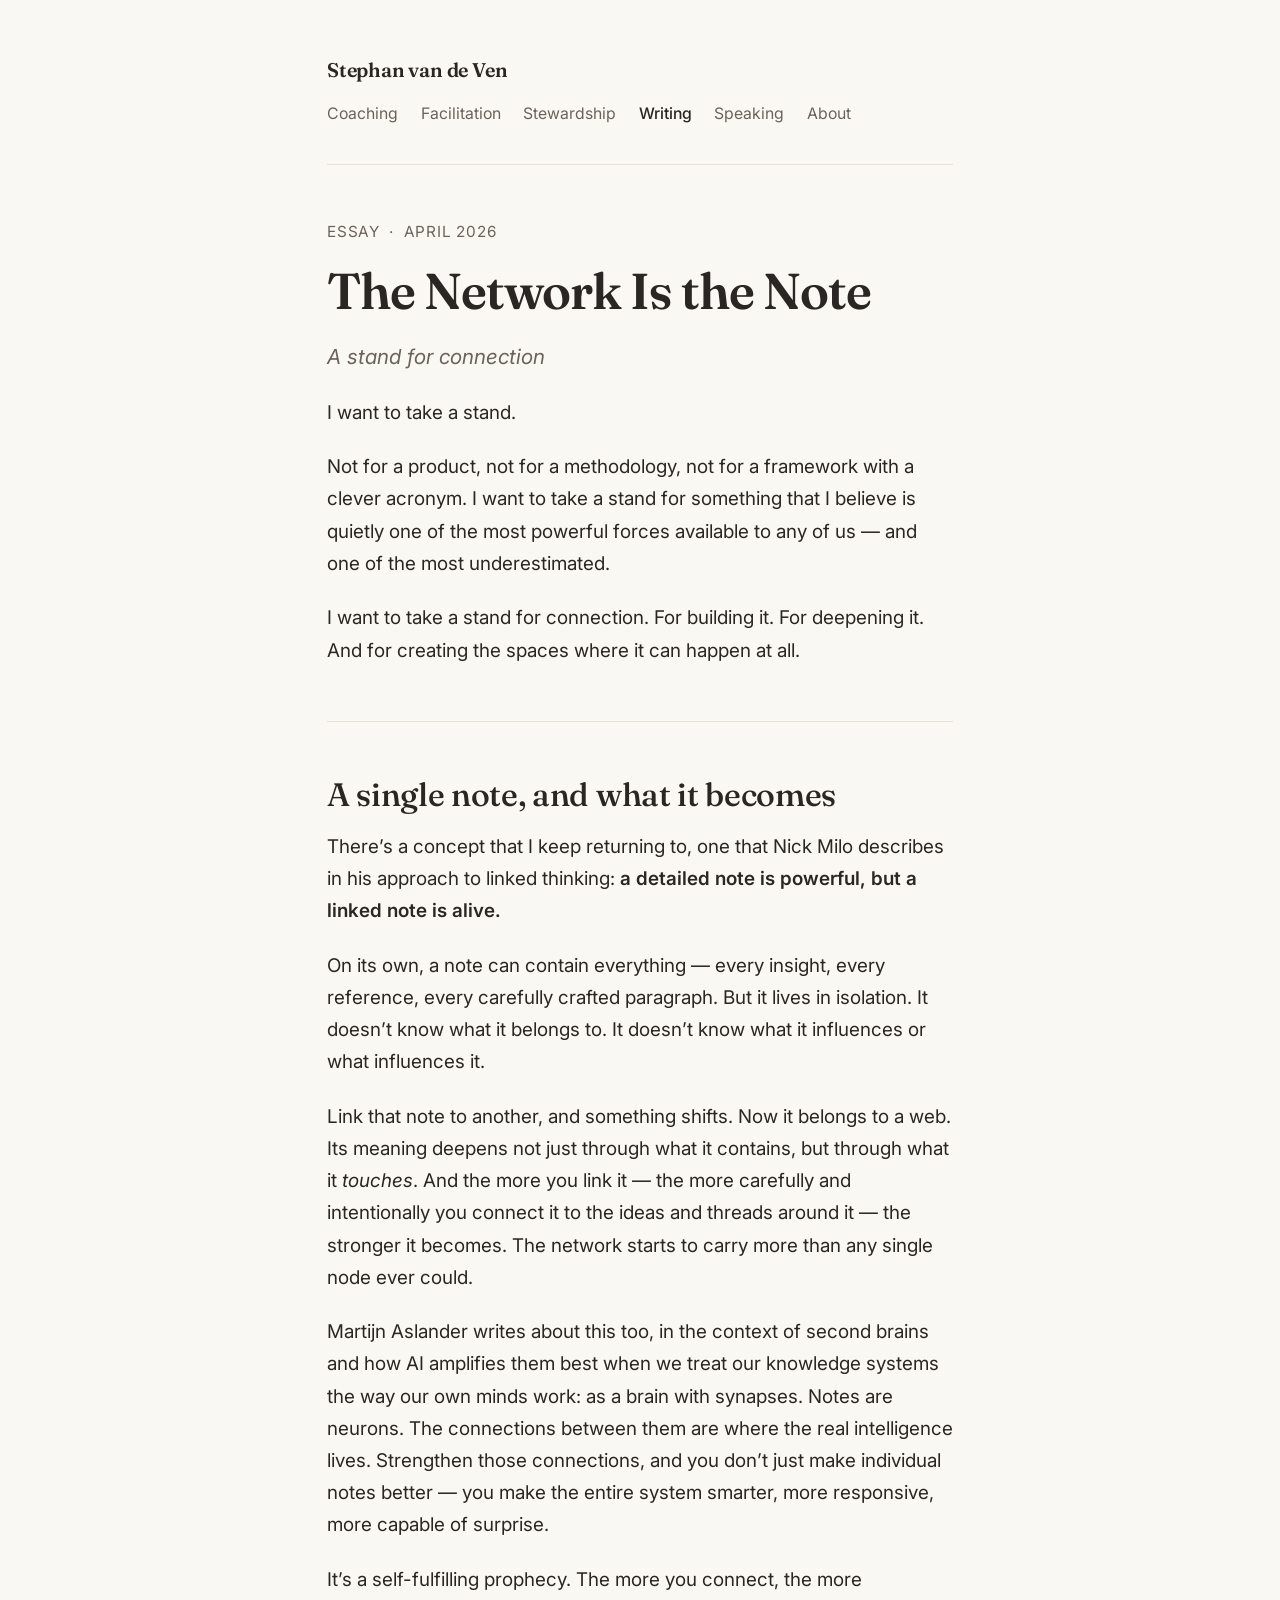
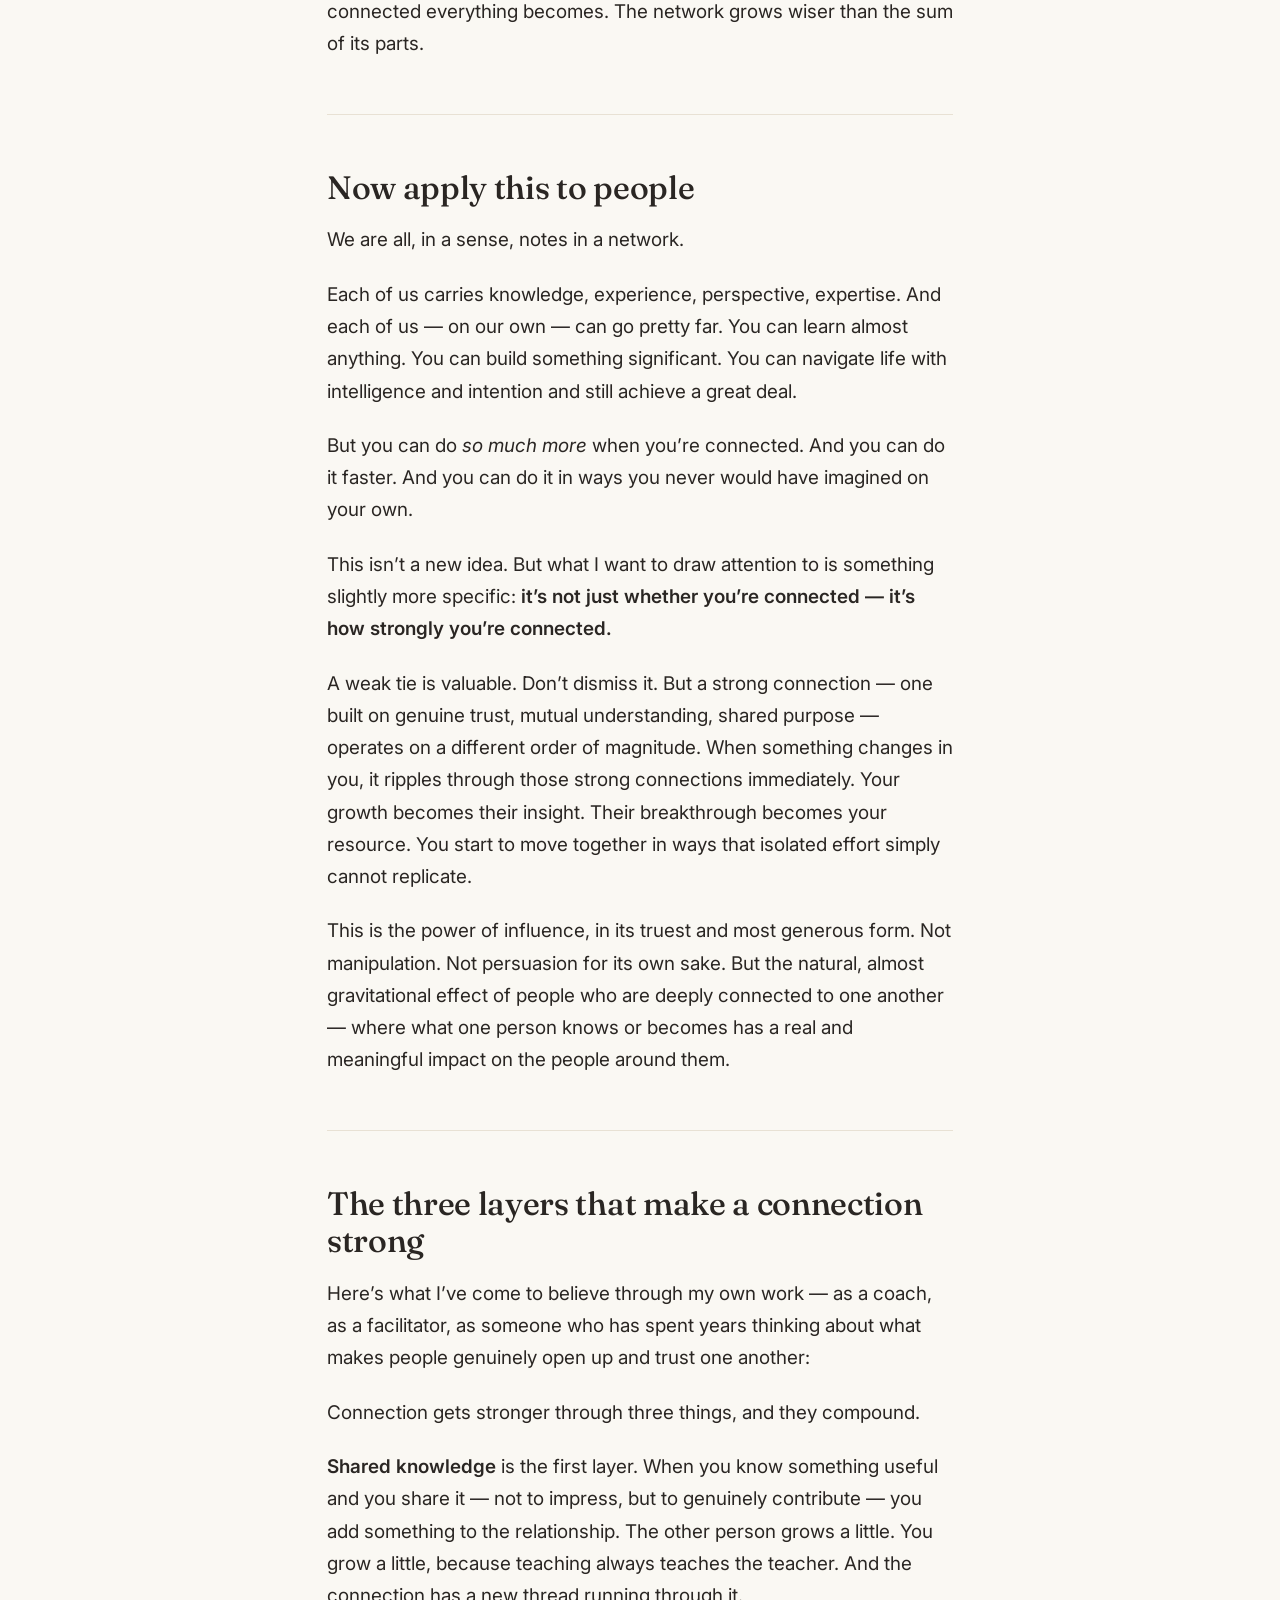
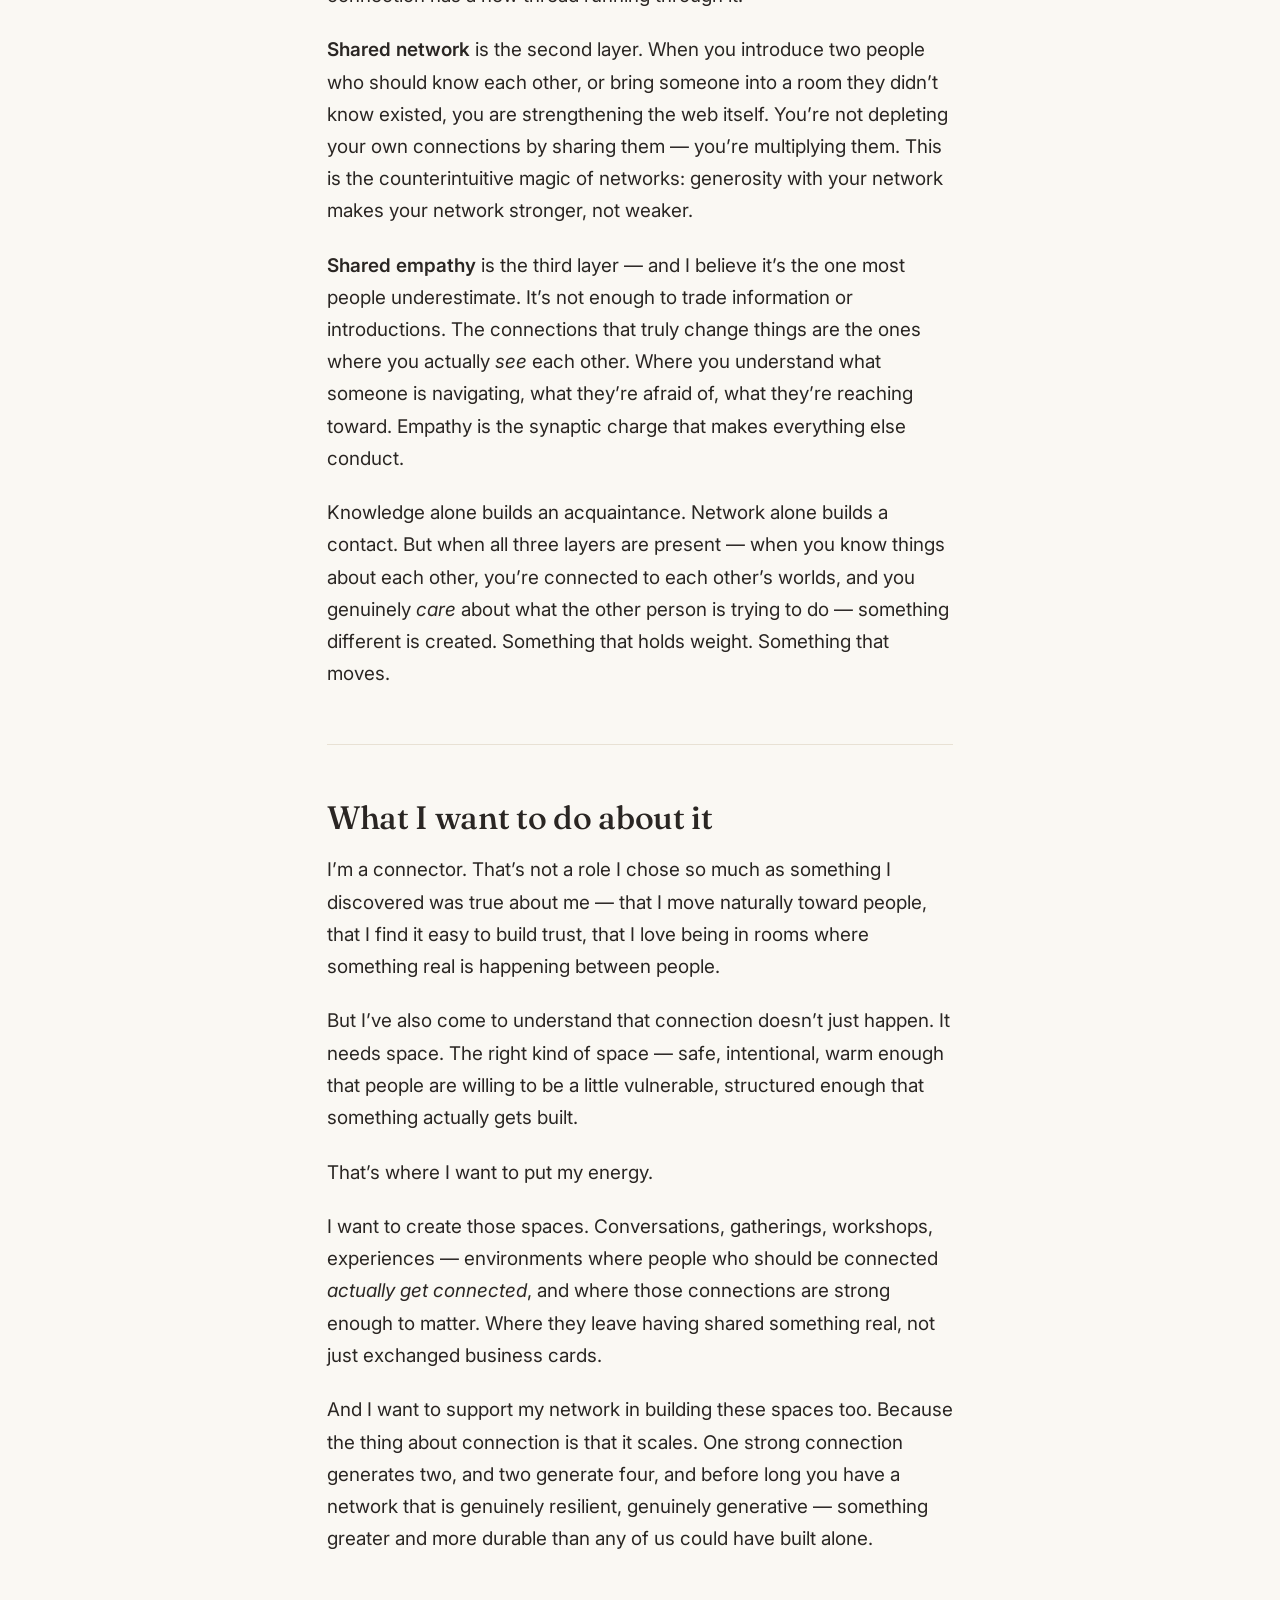
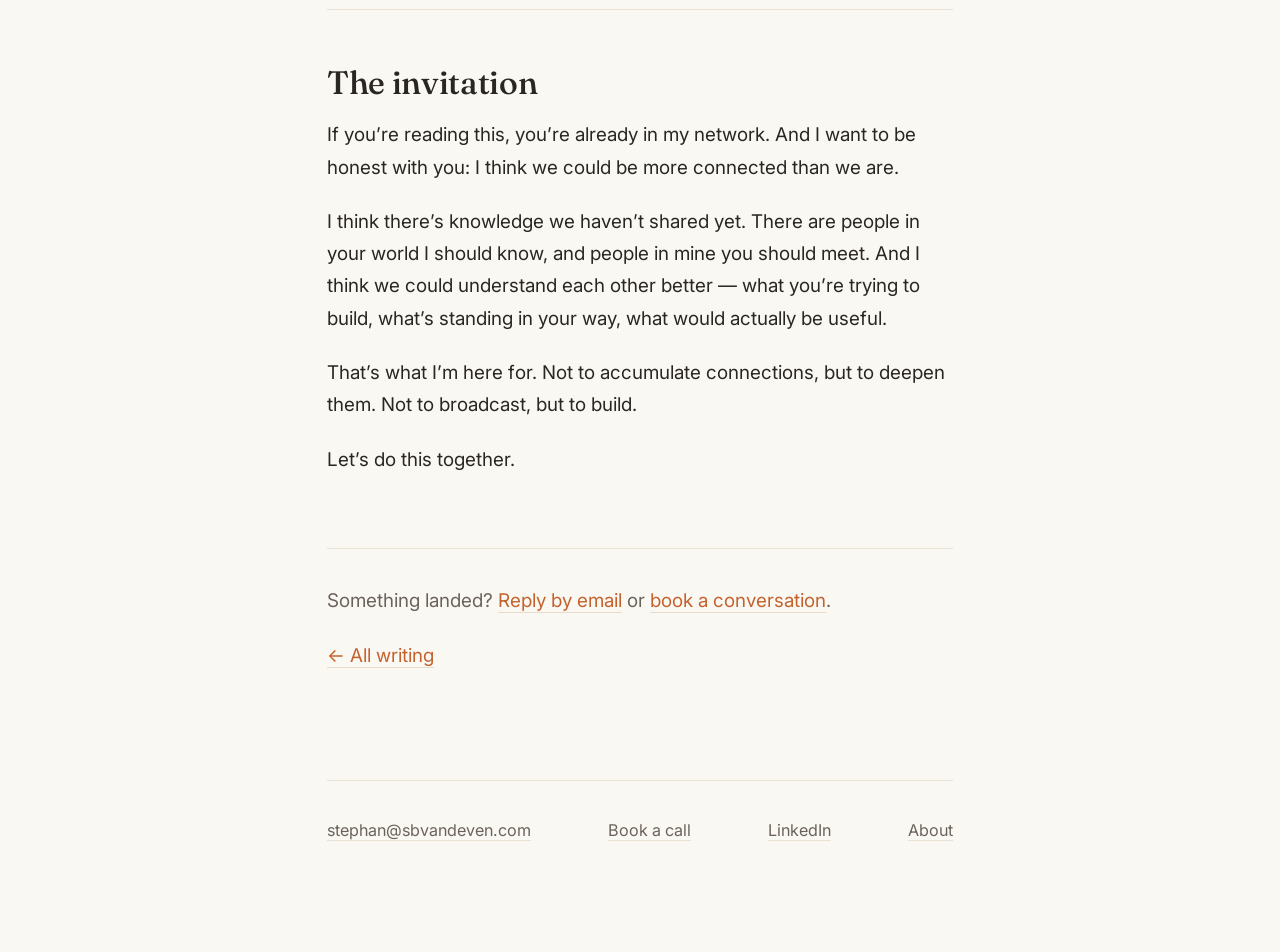
<file: writing/the-network-is-the-note/index.html>
<!DOCTYPE html>
<html lang="en">
<head>
  <meta charset="UTF-8">
  <meta name="viewport" content="width=device-width, initial-scale=1.0">
  <title>The Network Is the Note — Stephan van de Ven</title>
  <meta name="description" content="A single linked note outweighs a brilliant isolated one — and the same is true for people. A stand for connection, and for creating the spaces where it can happen.">
  <meta property="og:title" content="The Network Is the Note: A Stand for Connection">
  <meta property="og:description" content="It's not just whether you're connected — it's how strongly you're connected.">
  <meta property="og:url" content="https://sbvandeven.com/writing/the-network-is-the-note/">
  <meta property="og:type" content="article">
  <meta name="author" content="Stephan van de Ven">
  <meta property="og:image" content="https://sbvandeven.com/images/stephan-van-de-ven.jpg">
  <link rel="stylesheet" href="/css/style.css">
</head>
<body>
  <div class="container">

    <header class="site">
      <a class="home" href="/">Stephan van de Ven</a>
      <nav class="site-nav">
        <a href="/coaching/">Coaching</a>
        <a href="/facilitation/">Facilitation</a>
        <a href="/community-stewardship/">Stewardship</a>
        <a href="/writing/" aria-current="page">Writing</a>
        <a href="/speaking/">Speaking</a>
        <a href="/about/">About</a>
      </nav>
    </header>

    <main>

      <article>

        <header>
          <p class="post-meta">Essay &nbsp;&middot;&nbsp; April 2026</p>
          <h1>The Network Is the Note</h1>
          <p class="post-subtitle">A stand for connection</p>
        </header>

        <div class="post-body">

          <p>I want to take a stand.</p>

          <p>Not for a product, not for a methodology, not for a framework with a clever acronym. I want to take a stand for something that I believe is quietly one of the most powerful forces available to any of us &mdash; and one of the most underestimated.</p>

          <p>I want to take a stand for connection. For building it. For deepening it. And for creating the spaces where it can happen at all.</p>

          <hr>

          <h2>A single note, and what it becomes</h2>

          <p>There&rsquo;s a concept that I keep returning to, one that Nick Milo describes in his approach to linked thinking: <strong>a detailed note is powerful, but a linked note is alive.</strong></p>

          <p>On its own, a note can contain everything &mdash; every insight, every reference, every carefully crafted paragraph. But it lives in isolation. It doesn&rsquo;t know what it belongs to. It doesn&rsquo;t know what it influences or what influences it.</p>

          <p>Link that note to another, and something shifts. Now it belongs to a web. Its meaning deepens not just through what it contains, but through what it <em>touches</em>. And the more you link it &mdash; the more carefully and intentionally you connect it to the ideas and threads around it &mdash; the stronger it becomes. The network starts to carry more than any single node ever could.</p>

          <p>Martijn Aslander writes about this too, in the context of second brains and how AI amplifies them best when we treat our knowledge systems the way our own minds work: as a brain with synapses. Notes are neurons. The connections between them are where the real intelligence lives. Strengthen those connections, and you don&rsquo;t just make individual notes better &mdash; you make the entire system smarter, more responsive, more capable of surprise.</p>

          <p>It&rsquo;s a self-fulfilling prophecy. The more you connect, the more connected everything becomes. The network grows wiser than the sum of its parts.</p>

          <hr>

          <h2>Now apply this to people</h2>

          <p>We are all, in a sense, notes in a network.</p>

          <p>Each of us carries knowledge, experience, perspective, expertise. And each of us &mdash; on our own &mdash; can go pretty far. You can learn almost anything. You can build something significant. You can navigate life with intelligence and intention and still achieve a great deal.</p>

          <p>But you can do <em>so much more</em> when you&rsquo;re connected. And you can do it faster. And you can do it in ways you never would have imagined on your own.</p>

          <p>This isn&rsquo;t a new idea. But what I want to draw attention to is something slightly more specific: <strong>it&rsquo;s not just whether you&rsquo;re connected &mdash; it&rsquo;s how strongly you&rsquo;re connected.</strong></p>

          <p>A weak tie is valuable. Don&rsquo;t dismiss it. But a strong connection &mdash; one built on genuine trust, mutual understanding, shared purpose &mdash; operates on a different order of magnitude. When something changes in you, it ripples through those strong connections immediately. Your growth becomes their insight. Their breakthrough becomes your resource. You start to move together in ways that isolated effort simply cannot replicate.</p>

          <p>This is the power of influence, in its truest and most generous form. Not manipulation. Not persuasion for its own sake. But the natural, almost gravitational effect of people who are deeply connected to one another &mdash; where what one person knows or becomes has a real and meaningful impact on the people around them.</p>

          <hr>

          <h2>The three layers that make a connection strong</h2>

          <p>Here&rsquo;s what I&rsquo;ve come to believe through my own work &mdash; as a coach, as a facilitator, as someone who has spent years thinking about what makes people genuinely open up and trust one another:</p>

          <p>Connection gets stronger through three things, and they compound.</p>

          <p><strong>Shared knowledge</strong> is the first layer. When you know something useful and you share it &mdash; not to impress, but to genuinely contribute &mdash; you add something to the relationship. The other person grows a little. You grow a little, because teaching always teaches the teacher. And the connection has a new thread running through it.</p>

          <p><strong>Shared network</strong> is the second layer. When you introduce two people who should know each other, or bring someone into a room they didn&rsquo;t know existed, you are strengthening the web itself. You&rsquo;re not depleting your own connections by sharing them &mdash; you&rsquo;re multiplying them. This is the counterintuitive magic of networks: generosity with your network makes your network stronger, not weaker.</p>

          <p><strong>Shared empathy</strong> is the third layer &mdash; and I believe it&rsquo;s the one most people underestimate. It&rsquo;s not enough to trade information or introductions. The connections that truly change things are the ones where you actually <em>see</em> each other. Where you understand what someone is navigating, what they&rsquo;re afraid of, what they&rsquo;re reaching toward. Empathy is the synaptic charge that makes everything else conduct.</p>

          <p>Knowledge alone builds an acquaintance. Network alone builds a contact. But when all three layers are present &mdash; when you know things about each other, you&rsquo;re connected to each other&rsquo;s worlds, and you genuinely <em>care</em> about what the other person is trying to do &mdash; something different is created. Something that holds weight. Something that moves.</p>

          <hr>

          <h2>What I want to do about it</h2>

          <p>I&rsquo;m a connector. That&rsquo;s not a role I chose so much as something I discovered was true about me &mdash; that I move naturally toward people, that I find it easy to build trust, that I love being in rooms where something real is happening between people.</p>

          <p>But I&rsquo;ve also come to understand that connection doesn&rsquo;t just happen. It needs space. The right kind of space &mdash; safe, intentional, warm enough that people are willing to be a little vulnerable, structured enough that something actually gets built.</p>

          <p>That&rsquo;s where I want to put my energy.</p>

          <p>I want to create those spaces. Conversations, gatherings, workshops, experiences &mdash; environments where people who should be connected <em>actually get connected</em>, and where those connections are strong enough to matter. Where they leave having shared something real, not just exchanged business cards.</p>

          <p>And I want to support my network in building these spaces too. Because the thing about connection is that it scales. One strong connection generates two, and two generate four, and before long you have a network that is genuinely resilient, genuinely generative &mdash; something greater and more durable than any of us could have built alone.</p>

          <hr>

          <h2>The invitation</h2>

          <p>If you&rsquo;re reading this, you&rsquo;re already in my network. And I want to be honest with you: I think we could be more connected than we are.</p>

          <p>I think there&rsquo;s knowledge we haven&rsquo;t shared yet. There are people in your world I should know, and people in mine you should meet. And I think we could understand each other better &mdash; what you&rsquo;re trying to build, what&rsquo;s standing in your way, what would actually be useful.</p>

          <p>That&rsquo;s what I&rsquo;m here for. Not to accumulate connections, but to deepen them. Not to broadcast, but to build.</p>

          <p>Let&rsquo;s do this together.</p>

        </div>

        <footer class="post-footer">
          <p>Something landed? <a href="mailto:stephan@sbvandeven.com">Reply by email</a> or <a href="https://cal.eu/sbvandeven/connecting-call">book a conversation</a>.</p>
          <p style="margin-top: 0.75rem;"><a href="/writing/">&larr; All writing</a></p>
        </footer>

      </article>

    </main>

    <footer class="site">
      <div>
        <script>var u='stephan',d='sbvandeven.com';document.write('<a href="mailto:'+u+'@'+d+'">'+u+'@'+d+'</a>');</script>
        <noscript>stephan [at] sbvandeven [dot] com</noscript>
      </div>
      <div>
        <a href="https://cal.eu/sbvandeven/connecting-call" target="_blank" rel="noopener">Book a call</a>
      </div>
      <div>
        <a href="https://www.linkedin.com/in/sbvandeven" target="_blank" rel="noopener">LinkedIn</a>
      </div>
      <div>
        <a href="/about/">About</a>
      </div>
    </footer>

  </div>
  <script data-goatcounter="https://sbvandeven.goatcounter.com/count" async src="//gc.zgo.at/count.js"></script>
</body>
</html>
</file>
<file: css/style.css>
/* sbvandeven.com — Stephan van de Ven
   Typography: Fraunces (headings) + Inter (body)
   Palette: warm off-white background, dark warm gray text, one accent
   Reference: maggieappleton.com aesthetic
*/

@import url('https://fonts.googleapis.com/css2?family=Fraunces:ital,opsz,wght@0,9..144,400;0,9..144,500;0,9..144,600;0,9..144,700;1,9..144,400&family=Inter:wght@400;500;600&display=swap');

:root {
  --bg: #FAF8F3;
  --text: #2A2623;
  --muted: #6B635B;
  --accent: #C4622D;
  --accent-soft: #EBD9C9;
  --rule: #E8E1D4;
  --max-width: 680px;
  --max-width-wide: 860px;
}

* {
  box-sizing: border-box;
  margin: 0;
  padding: 0;
}

html {
  font-size: 18px;
  scroll-behavior: smooth;
}

body {
  font-family: 'Inter', -apple-system, BlinkMacSystemFont, sans-serif;
  background: var(--bg);
  color: var(--text);
  line-height: 1.7;
  font-weight: 400;
  -webkit-font-smoothing: antialiased;
  -moz-osx-font-smoothing: grayscale;
}

.container {
  max-width: var(--max-width);
  margin: 0 auto;
  padding: 3rem 1.5rem 6rem;
}

.container-wide {
  max-width: var(--max-width-wide);
}

/* Typography */

h1, h2, h3, h4 {
  font-family: 'Fraunces', Georgia, serif;
  font-weight: 500;
  line-height: 1.15;
  letter-spacing: -0.01em;
  color: var(--text);
}

h1 {
  font-size: 2.8rem;
  font-weight: 600;
  margin-bottom: 1rem;
  letter-spacing: -0.02em;
}

h2 {
  font-size: 1.8rem;
  margin-top: 3rem;
  margin-bottom: 1rem;
}

h3 {
  font-size: 1.3rem;
  margin-top: 2rem;
  margin-bottom: 0.75rem;
  font-weight: 600;
}

p {
  margin-bottom: 1.25rem;
  font-size: 1.05rem;
}

p.lead {
  font-size: 1.25rem;
  line-height: 1.5;
  color: var(--text);
  font-weight: 400;
  margin-bottom: 2rem;
}

em {
  font-style: italic;
}

strong {
  font-weight: 600;
}

/* Links */

a {
  color: var(--accent);
  text-decoration: none;
  border-bottom: 1px solid var(--accent-soft);
  transition: border-color 0.15s ease;
}

a:hover {
  border-bottom-color: var(--accent);
}

/* Site header + footer */

header.site {
  padding-bottom: 2rem;
  border-bottom: 1px solid var(--rule);
  margin-bottom: 3rem;
  display: flex;
  justify-content: space-between;
  align-items: baseline;
  flex-wrap: wrap;
  gap: 0.75rem 1.5rem;
}

header.site a.home {
  font-family: 'Fraunces', serif;
  font-weight: 600;
  font-size: 1.1rem;
  color: var(--text);
  border: none;
  letter-spacing: -0.01em;
}

header.site a.home:hover {
  color: var(--accent);
}

.site-nav {
  display: flex;
  flex-wrap: wrap;
  gap: 0.25rem 1.25rem;
  align-items: baseline;
}

.site-nav a {
  font-size: 0.88rem;
  color: var(--muted);
  border: none;
}

.site-nav a:hover {
  color: var(--accent);
}

.site-nav a[aria-current="page"] {
  color: var(--text);
  font-weight: 500;
}

footer.site {
  margin-top: 6rem;
  padding-top: 2rem;
  border-top: 1px solid var(--rule);
  font-size: 0.9rem;
  color: var(--muted);
  display: flex;
  flex-wrap: wrap;
  gap: 1.5rem;
  justify-content: space-between;
}

footer.site a {
  color: var(--muted);
  border-bottom-color: var(--rule);
}

footer.site a:hover {
  color: var(--accent);
  border-bottom-color: var(--accent);
}

/* Hero */

.hero {
  margin-bottom: 4rem;
}

.hero .eyebrow {
  font-family: 'Inter', sans-serif;
  font-size: 0.85rem;
  font-weight: 500;
  letter-spacing: 0.08em;
  text-transform: uppercase;
  color: var(--accent);
  margin-bottom: 1rem;
}

.hero h1 {
  margin-bottom: 1.5rem;
}

.hero .sketch {
  margin: 2.5rem 0;
  max-width: 100%;
  display: block;
}

/* Belief / goal sections */

section.belief,
section.goal {
  margin-bottom: 3.5rem;
}

section.belief p,
section.goal p {
  font-size: 1.1rem;
}

/* Role portfolio (landing) */

.roles {
  margin-top: 4rem;
}

.roles-grid {
  display: grid;
  grid-template-columns: repeat(auto-fit, minmax(280px, 1fr));
  gap: 1.5rem;
  margin-top: 2rem;
}

.role-card {
  display: block;
  padding: 1.75rem;
  background: #fff;
  border: 1px solid var(--rule);
  border-radius: 6px;
  text-decoration: none;
  color: var(--text);
  border-bottom: 1px solid var(--rule);
  transition: border-color 0.15s ease, transform 0.15s ease;
}

.role-card:hover {
  border-color: var(--accent);
  transform: translateY(-2px);
}

.role-card h3 {
  font-family: 'Fraunces', serif;
  font-size: 1.4rem;
  font-weight: 600;
  margin: 0 0 0.5rem 0;
  color: var(--text);
}

.role-card p {
  font-size: 0.98rem;
  color: var(--muted);
  margin: 0;
}

/* Article pages */

.post-meta {
  font-size: 0.85rem;
  color: var(--muted);
  letter-spacing: 0.05em;
  text-transform: uppercase;
  margin-bottom: 1rem;
}

.post-subtitle {
  font-size: 1.15rem;
  color: var(--muted);
  margin-top: 0.5rem;
  font-style: italic;
}

.post-body hr {
  border: none;
  border-top: 1px solid var(--rule);
  margin: 3rem 0;
}

.post-body h2 {
  margin-top: 3rem;
}

.post-footer {
  margin-top: 4rem;
  padding-top: 2rem;
  border-top: 1px solid var(--rule);
  font-size: 0.95rem;
  color: var(--muted);
}

.writing-list {
  display: flex;
  flex-direction: column;
  gap: 2.5rem;
  margin-top: 1.5rem;
}

.writing-entry h3 {
  margin: 0.25rem 0 0.5rem;
  font-size: 1.2rem;
}

.writing-entry p:last-child {
  color: var(--muted);
  font-size: 0.98rem;
  margin: 0;
}

/* CTA button */

.cta {
  display: inline-block;
  margin-top: 2rem;
  padding: 0.85rem 1.75rem;
  background: var(--accent);
  color: #fff;
  border: none;
  border-radius: 4px;
  font-family: 'Inter', sans-serif;
  font-size: 1rem;
  font-weight: 500;
  letter-spacing: 0.01em;
  transition: background-color 0.15s ease;
}

.cta:hover {
  background: #A34E21;
  color: #fff;
}

/* Video embed — responsive 16:9 */

.video-embed {
  position: relative;
  padding-bottom: 56.25%;
  margin: 2rem 0;
  border-radius: 6px;
  overflow: hidden;
  background: #000;
}

.video-embed iframe {
  position: absolute;
  top: 0;
  left: 0;
  width: 100%;
  height: 100%;
  border: none;
}

.video-caption {
  font-size: 0.88rem;
  color: var(--muted);
  margin-top: -1rem;
  margin-bottom: 2rem;
}

/* Case study meta tag */

.case-study-tag {
  font-size: 0.88rem;
  color: var(--muted);
  margin-bottom: 1.5rem;
  letter-spacing: 0.03em;
}

/* Testimonial block */

.testimonial {
  border-left: 3px solid var(--accent);
  padding: 1rem 1.5rem;
  margin: 2.5rem 0;
  background: #fff;
  border-radius: 0 6px 6px 0;
}

.testimonial p {
  font-style: italic;
  font-size: 1.05rem;
  color: var(--text);
  margin-bottom: 0.5rem;
}

.testimonial cite {
  font-size: 0.9rem;
  color: var(--muted);
  font-style: normal;
}

/* About page */

.portrait {
  margin: 0 0 2.5rem 0;
}

.portrait img {
  width: 100%;
  max-width: 340px;
  border-radius: 4px;
  display: block;
}

/* Offer / pricing cards */

.offer-grid {
  display: grid;
  gap: 1.5rem;
  margin-top: 1.5rem;
}

.offer {
  border: 1px solid var(--rule);
  border-radius: 6px;
  padding: 1.75rem;
}

.offer h3 {
  margin-top: 0;
  margin-bottom: 0.25rem;
}

.offer .price {
  font-family: 'Fraunces', Georgia, serif;
  font-size: 1.5rem;
  font-weight: 600;
  color: var(--accent);
  margin-bottom: 1rem;
  display: block;
}

.offer .price-note {
  font-size: 0.8rem;
  color: var(--muted);
  font-family: 'Inter', sans-serif;
  font-weight: 400;
  margin-left: 0.3rem;
}

.offer ul {
  margin: 0.75rem 0 1.25rem 1.25rem;
}

.offer .cta {
  margin-top: 1.25rem;
}

.offer-secondary {
  margin-top: 1.5rem;
  color: var(--muted);
  font-size: 0.95rem;
}

/* Responsive */

@media (max-width: 640px) {
  html { font-size: 17px; }
  .container { padding: 2rem 1.25rem 4rem; }
  h1 { font-size: 2.1rem; }
  h2 { font-size: 1.5rem; }
  p.lead { font-size: 1.1rem; }
  .roles-grid { grid-template-columns: 1fr; }
}
</file>
